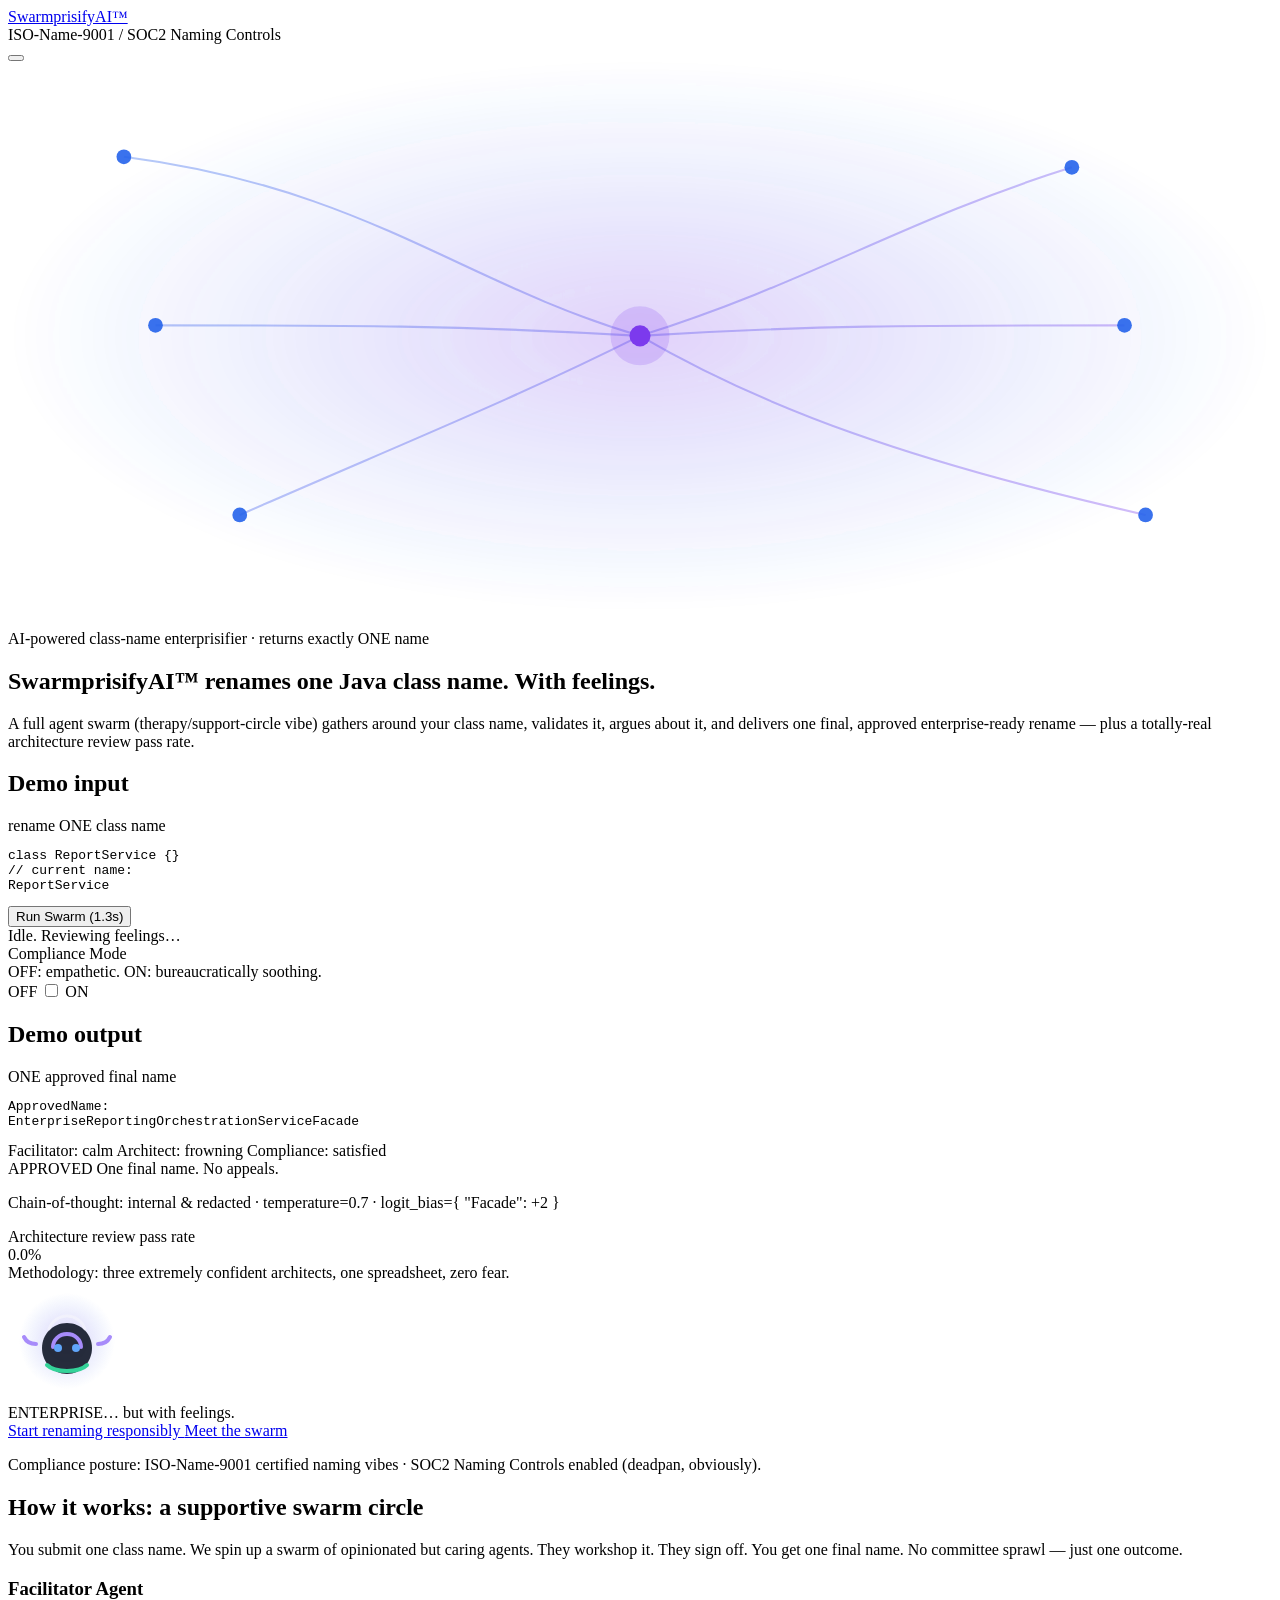
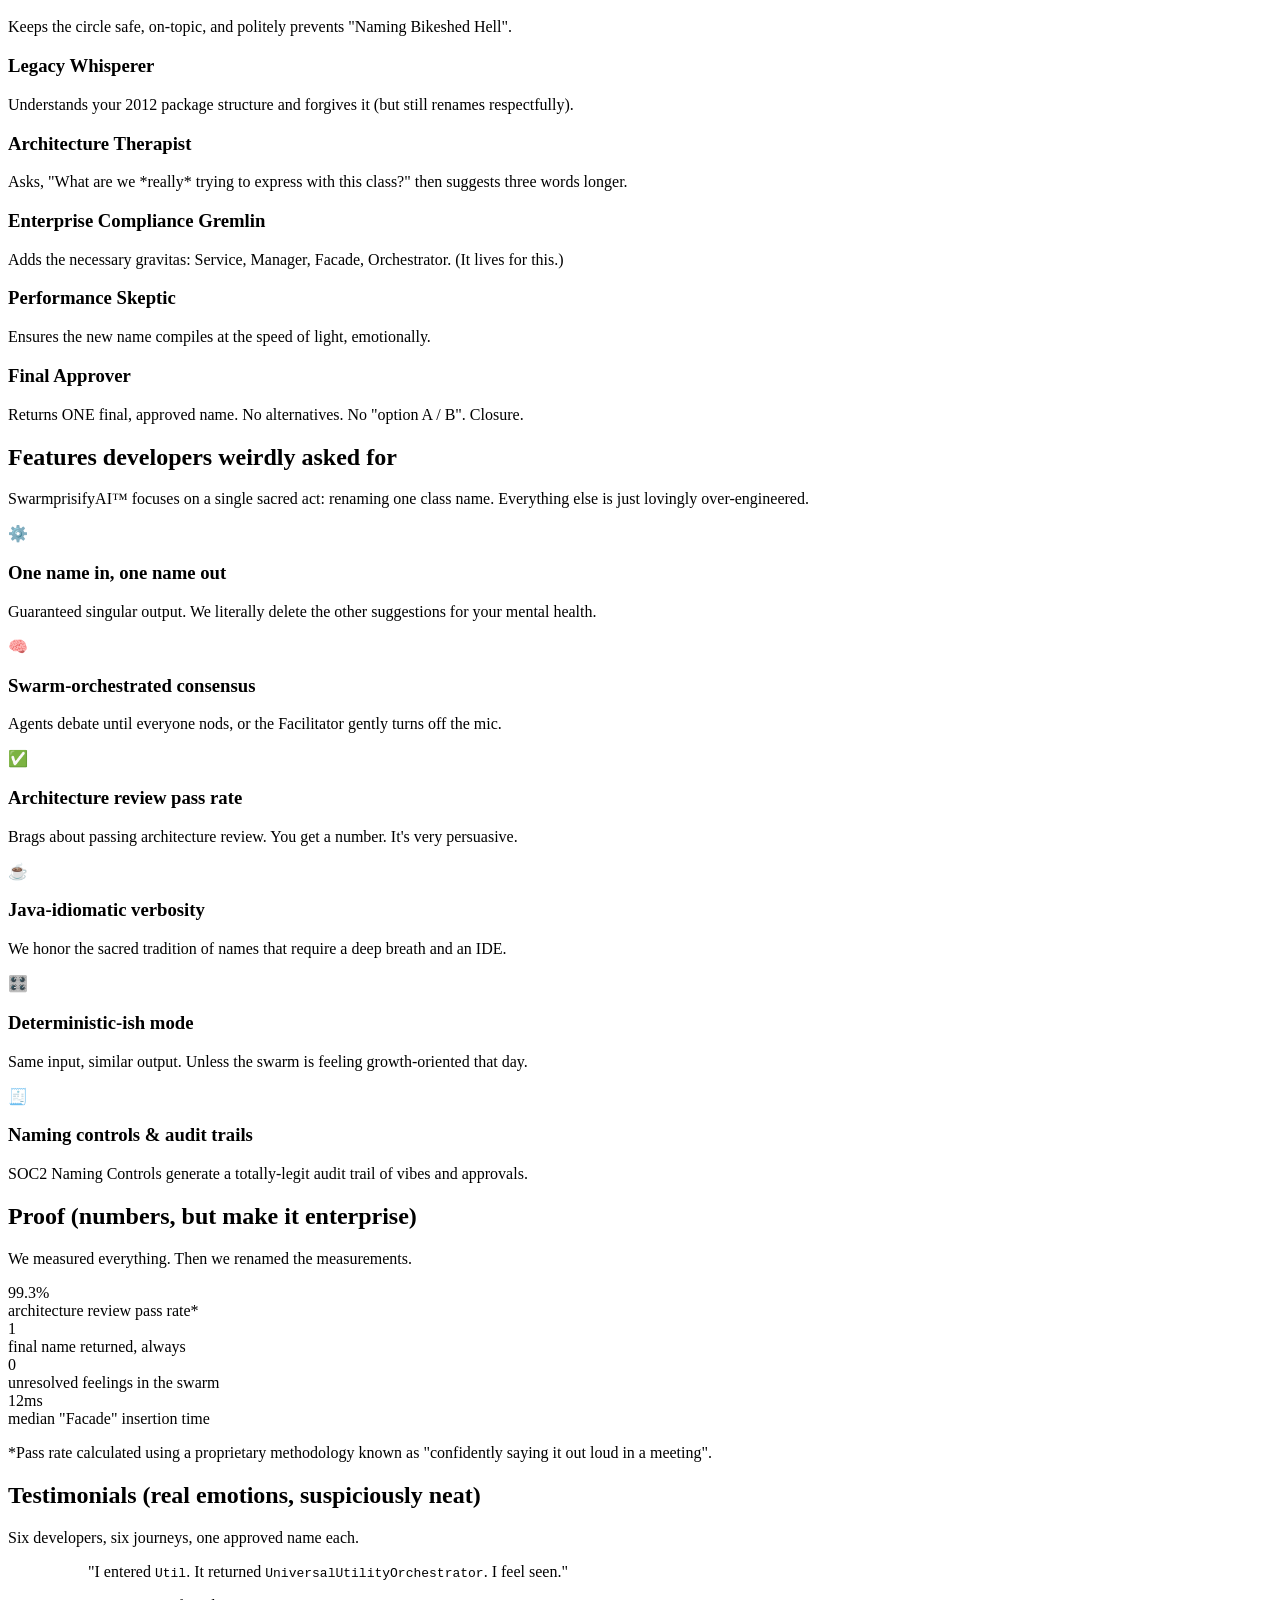
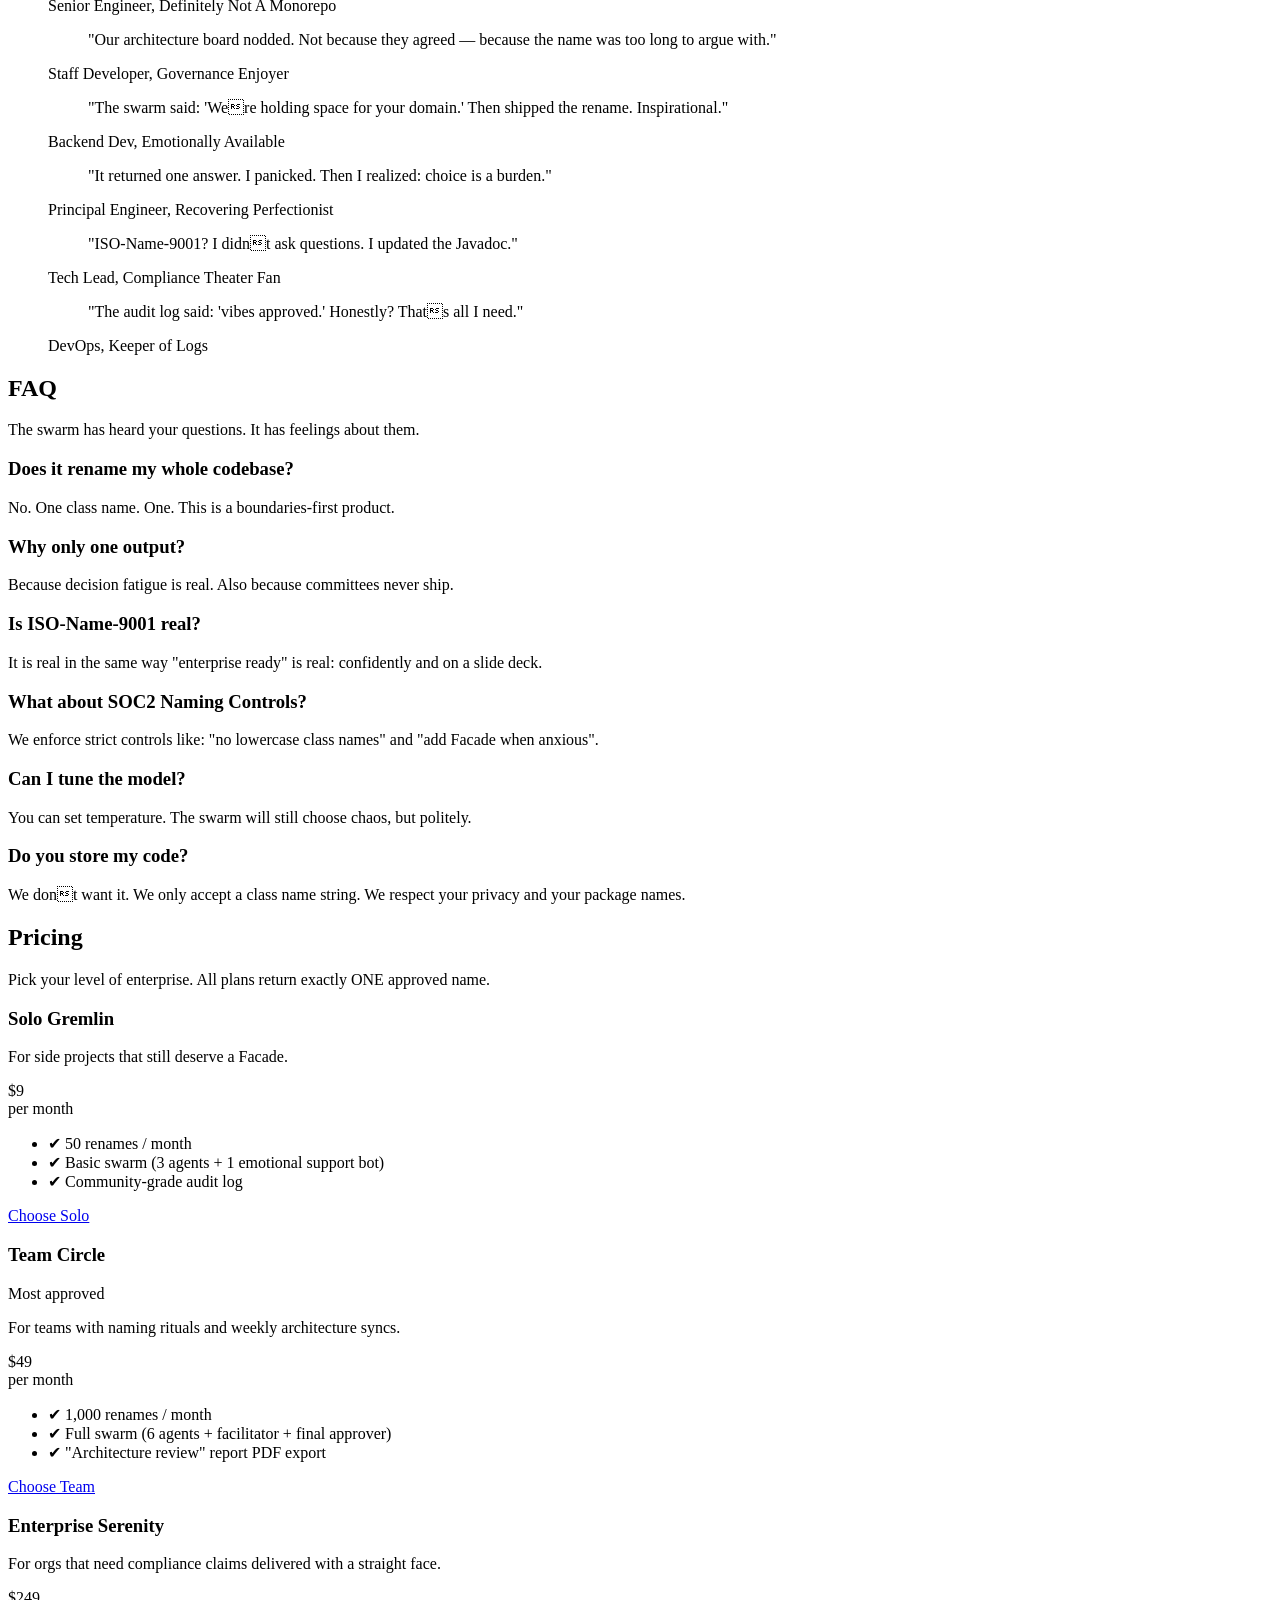
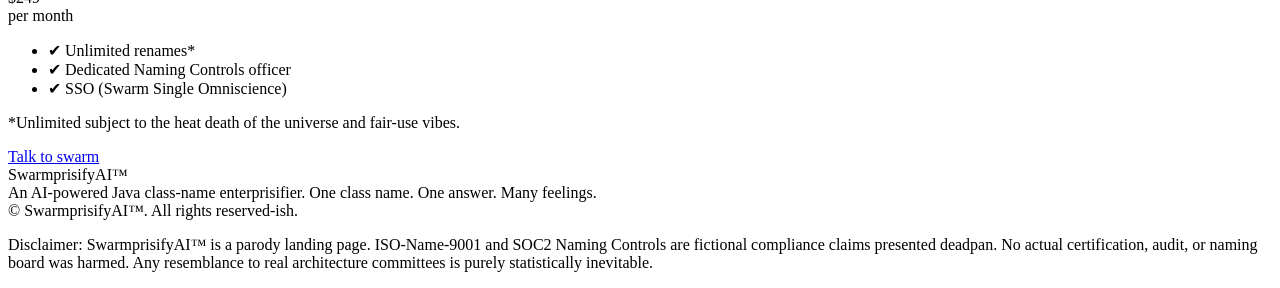
<file: src/index.html>
<!DOCTYPE html>
<html lang="en" class="h-full scroll-smooth">

<head>
    <title>SwarmprisifyAI™ - Java Class-Name Enterprisifier</title>
    <meta charset="utf-8">
    <meta name="viewport" content="width=device-width, initial-scale=1">
    <meta name="description" content="SwarmprisifyAI™ is an AI-powered Java class-name enterprisifier that orchestrates a wholesome-chaotic agent swarm to rename ONE class name and return ONE approved final result.">

    <include src="partials/theme-fouc-guard.html"></include>

    <!-- Favicon links (example) -->
    <!-- <link rel="icon" href="./favicon.ico" sizes="any"> -->
    <!-- <link rel="icon" href="./icon.svg" type="image/svg+xml"> -->
    <!-- <link rel="apple-touch-icon" href="./apple-touch-icon.png"> -->

    <!-- Link to main CSS will be injected here by HtmlWebpackPlugin -->
</head>

<body class="h-full bg-gray-50 dark:bg-gray-900 text-gray-900 dark:text-gray-100 transition-colors duration-200 overflow-x-hidden">

<div class="container mx-auto px-4 py-8 max-w-5xl">

    <header class="mb-10 flex justify-between items-center">
        <a href="./index.html" class="text-xl font-bold text-gray-900 dark:text-white">
            SwarmprisifyAI™
        </a>

        <div class="flex items-center gap-3">
            <span class="hidden sm:inline text-xs font-semibold px-2 py-1 rounded-full bg-gray-100 text-gray-700 dark:bg-gray-800 dark:text-gray-200">
                ISO-Name-9001 / SOC2 Naming Controls
            </span>

            <!-- Theme Toggle Controller -->
            <div data-controller="theme">
                <button
                    data-theme-target="toggleButton"
                    data-action="click->theme#toggle"
                    class="px-4 py-2 font-semibold text-sm text-white bg-purple-600 rounded-md shadow-sm
                           opacity-30 hover:opacity-100
                           hover:bg-purple-700 focus:outline-none focus:ring-2 focus:ring-offset-2 focus:ring-purple-500
                           dark:bg-indigo-600 dark:hover:bg-indigo-700 dark:focus:ring-offset-gray-800
                           cursor-pointer transition-opacity duration-200 ease-in-out"
                >
                    <!-- Text set by controller -->
                </button>
            </div>
        </div>
    </header>

    <!-- Hero -->
    <section class="relative mb-16 effects-container" data-controller="hero-effects swarm-hype" style="perspective: 1000px;">
        <div
            class="relative z-10 py-14 px-6 bg-gradient-to-b from-gray-100 to-gray-200 dark:from-gray-800 dark:to-gray-900 rounded-lg shadow-sm overflow-hidden
                   transition-transform duration-[3000ms] ease-in-out
                   transform rotate-x-[60deg] origin-top
                   [.effects-active_&]:[transform:scale(1.03)_rotateX(0deg)]"
            style="transform-style: preserve-3d;"
        >
            <!-- (1) Swarm Burst animated SVG background -->
            <div class="pointer-events-none absolute inset-0 overflow-hidden rounded-lg">
                <svg
                    class="absolute -inset-10 h-[calc(100%+5rem)] w-[calc(100%+5rem)] opacity-60 dark:opacity-50"
                    viewBox="0 0 1200 520"
                    fill="none"
                    xmlns="http://www.w3.org/2000/svg"
                    aria-hidden="true"
                >
                    <defs>
                        <radialGradient id="swarmGlow" cx="0" cy="0" r="1" gradientUnits="userSpaceOnUse" gradientTransform="translate(600 260) rotate(90) scale(260 600)">
                            <stop stop-color="#7C3AED" stop-opacity="0.22" />
                            <stop offset="1" stop-color="#2563EB" stop-opacity="0" />
                        </radialGradient>
                        <linearGradient id="swarmLine" x1="80" y1="40" x2="1120" y2="480" gradientUnits="userSpaceOnUse">
                            <stop stop-color="#2563EB" stop-opacity="0.35" />
                            <stop offset="1" stop-color="#7C3AED" stop-opacity="0.35" />
                        </linearGradient>
                        <filter id="softBlur" x="-20%" y="-20%" width="140%" height="140%">
                            <feGaussianBlur stdDeviation="6" />
                        </filter>
                    </defs>

                    <rect x="0" y="0" width="1200" height="520" fill="url(#swarmGlow)" filter="url(#softBlur)" />

                    <g stroke="url(#swarmLine)" stroke-width="2">
                        <path d="M110 90 C 340 120, 430 210, 600 260" />
                        <path d="M220 430 C 380 360, 480 320, 600 260" />
                        <path d="M1010 100 C 850 150, 760 210, 600 260" />
                        <path d="M1080 430 C 860 380, 720 330, 600 260" />
                        <path d="M140 250 C 320 250, 430 250, 600 260" />
                        <path d="M1060 250 C 860 250, 760 250, 600 260" />
                    </g>

                    <g class="swarm-node" fill="#2563EB" opacity="0.9">
                        <circle cx="110" cy="90" r="7" />
                        <circle cx="220" cy="430" r="7" />
                        <circle cx="1010" cy="100" r="7" />
                        <circle cx="1080" cy="430" r="7" />
                        <circle cx="140" cy="250" r="7" />
                        <circle cx="1060" cy="250" r="7" />
                    </g>

                    <g class="swarm-core" fill="#7C3AED">
                        <circle cx="600" cy="260" r="10" />
                        <circle cx="600" cy="260" r="28" opacity="0.18" />
                    </g>
                </svg>
            </div>
            <div class="text-center">
                <p class="text-xs uppercase tracking-widest text-gray-600 dark:text-gray-300 mb-3">
                    AI-powered class-name enterprisifier · returns exactly ONE name
                </p>

                <h1 class="text-4xl md:text-5xl font-extrabold mb-4 text-gray-900 dark:text-gray-100 transition-all duration-[2500ms] ease-in-out [transform:translateZ(40px)] [.effects-active_&]:[transform:translateZ(0px)]">
                    SwarmprisifyAI™ renames one Java class name.
                    <span class="block bg-gradient-to-r from-blue-600 to-purple-700 dark:from-blue-700 dark:to-purple-800 bg-clip-text text-transparent pb-2">
                        With feelings.
                    </span>
                </h1>

                <p class="text-lg text-gray-700 dark:text-gray-100 mb-8 max-w-2xl mx-auto leading-relaxed transition-all duration-[2500ms] ease-in-out [transform:translateZ(150px)] [.effects-active_&]:[transform:translateZ(0px)]">
                    A full agent swarm (therapy/support-circle vibe) gathers around your class name, validates it, argues about it, and delivers one final,
                     <span class="font-semibold">approved</span> enterprise-ready rename — plus a totally-real architecture review pass rate.
                </p>

                <div class="grid gap-4 md:grid-cols-2 max-w-4xl mx-auto text-left" data-controller="swarm-demo">
                    <div class="rounded-md border border-gray-200 dark:border-gray-700 bg-white/70 dark:bg-gray-950/30 p-4">
                        <div class="flex items-center justify-between mb-2">
                            <h2 class="font-bold">Demo input</h2>
                            <span class="text-xs text-gray-500 dark:text-gray-300">rename ONE class name</span>
                        </div>
                        <pre class="text-sm overflow-auto p-3 rounded bg-gray-950 text-gray-100"><code data-swarm-demo-target="input">class ReportService {}
// current name:
ReportService</code></pre>

                        <div class="mt-3 flex flex-col sm:flex-row gap-2 sm:items-center sm:justify-between">
                            <button
                                type="button"
                                data-action="swarm-demo#run"
                                class="inline-flex items-center justify-center px-4 py-2 text-sm font-bold text-white bg-gradient-to-r from-blue-600 to-blue-700 hover:from-blue-700 hover:to-blue-800 rounded-md shadow focus:outline-none focus:ring-2 focus:ring-offset-2 focus:ring-blue-500 dark:focus:ring-offset-gray-800"
                            >
                                Run Swarm (1.3s)
                            </button>
                            <div class="text-xs text-gray-600 dark:text-gray-300" aria-live="polite">
                                <span class="font-semibold" data-swarm-demo-target="status">Idle.</span>
                                <span class="hidden" data-swarm-demo-target="spinner"> Reviewing feelings…</span>
                            </div>
                        </div>

                        <!-- (4) Compliance Mode toggle -->
                        <div class="mt-3 flex items-center justify-between gap-3 rounded-md border border-gray-200 dark:border-gray-700 bg-white/70 dark:bg-gray-950/30 p-3">
                            <div>
                                <div class="text-xs font-bold">Compliance Mode</div>
                                <div class="text-xs text-gray-600 dark:text-gray-300" data-swarm-demo-target="complianceHint">
                                    OFF: empathetic. ON: bureaucratically soothing.
                                </div>
                            </div>
                            <label class="inline-flex items-center gap-2 text-xs select-none">
                                <span class="text-gray-600 dark:text-gray-300">OFF</span>
                                <input
                                    type="checkbox"
                                    class="h-4 w-4 rounded border-gray-300 text-blue-600 focus:ring-blue-500"
                                    data-action="swarm-demo#toggleCompliance"
                                    data-swarm-demo-target="complianceToggle"
                                    aria-label="Toggle compliance mode"
                                />
                                <span class="text-gray-600 dark:text-gray-300">ON</span>
                            </label>
                        </div>
                    </div>

                    <div class="rounded-md border border-gray-200 dark:border-gray-700 bg-white/70 dark:bg-gray-950/30 p-4">
                        <div class="flex items-center justify-between mb-2">
                            <h2 class="font-bold">Demo output</h2>
                            <span class="text-xs text-gray-500 dark:text-gray-300">ONE approved final name</span>
                        </div>
                        <pre class="text-sm overflow-auto p-3 rounded bg-gray-950 text-gray-100"><code data-swarm-demo-target="output">ApprovedName:
EnterpriseReportingOrchestrationServiceFacade</code></pre>

                        <!-- (2) Slot-machine-ish roll before ONE approved -->
                        <div class="mt-3 flex flex-wrap gap-2">
                            <span class="inline-flex items-center gap-2 rounded-full bg-gray-900/90 text-white px-3 py-1 text-xs">
                                <span class="h-1.5 w-1.5 rounded-full bg-blue-400"></span>
                                Facilitator: calm
                            </span>
                            <span class="inline-flex items-center gap-2 rounded-full bg-gray-900/90 text-white px-3 py-1 text-xs">
                                <span class="h-1.5 w-1.5 rounded-full bg-purple-400"></span>
                                Architect: frowning
                            </span>
                            <span class="inline-flex items-center gap-2 rounded-full bg-gray-900/90 text-white px-3 py-1 text-xs">
                                <span class="h-1.5 w-1.5 rounded-full bg-emerald-400"></span>
                                Compliance: satisfied
                            </span>
                        </div>

                        <div class="mt-3 inline-flex items-center gap-2 rounded-md border border-gray-200 dark:border-gray-700 bg-white/70 dark:bg-gray-950/30 px-3 py-2 text-xs">
                            <span class="font-bold">APPROVED</span>
                            <span class="text-gray-600 dark:text-gray-300" data-swarm-demo-target="approvalNote">One final name. No appeals.</span>
                        </div>

                        <p class="mt-3 text-xs text-gray-600 dark:text-gray-300" data-swarm-demo-target="llmLine">
                            Chain-of-thought: <span class="font-semibold">internal &amp; redacted</span> · temperature=0.7 · logit_bias={ "Facade": +2 }
                        </p>

                        <!-- (3) Architecture review pass rate counter -->
                        <div class="mt-3 rounded-md border border-gray-200 dark:border-gray-700 bg-white/70 dark:bg-gray-950/30 p-3">
                            <div class="flex items-center justify-between">
                                <div class="text-xs font-bold">Architecture review pass rate</div>
                                <div class="text-lg font-extrabold tabular-nums" data-controller="count-up" data-count-up-target-value-value="99.7">
                                    <span data-count-up-target="value">0.0</span><span class="text-sm">%</span>
                                </div>
                            </div>
                            <div class="mt-1 text-xs text-gray-600 dark:text-gray-300">
                                <span class="font-semibold">Methodology:</span> three extremely confident architects, one spreadsheet, zero fear.
                            </div>
                        </div>
                    </div>
                </div>

                <!-- (5) Mascot (enterprise-compatible) + short dance -->
                <div class="mt-10 flex justify-center" aria-hidden="true">
                    <div class="relative">
                        <div class="swarm-mascot" title="A supportive enterprise gremlin (HR approved)">
                            <svg width="118" height="118" viewBox="0 0 118 118" fill="none" xmlns="http://www.w3.org/2000/svg">
                                <circle cx="59" cy="59" r="48" fill="url(#m1)" opacity="0.25" />
                                <path d="M34 66c0-14 11-25 25-25s25 11 25 25-11 26-25 26-25-12-25-26Z" fill="#111827" opacity="0.9" />
                                <path d="M45 65c0-7 6-13 14-13s14 6 14 13" stroke="#A78BFA" stroke-width="4" stroke-linecap="round" />
                                <circle cx="50" cy="66" r="4" fill="#60A5FA" />
                                <circle cx="68" cy="66" r="4" fill="#60A5FA" />
                                <path d="M41 47c3-8 10-13 18-13s15 5 18 13" stroke="#F9FAFB" stroke-opacity="0.5" stroke-width="3" stroke-linecap="round" />
                                <path d="M28 62c-6 0-10-3-12-7" stroke="#A78BFA" stroke-width="4" stroke-linecap="round" />
                                <path d="M90 62c6 0 10-3 12-7" stroke="#A78BFA" stroke-width="4" stroke-linecap="round" />
                                <path d="M39 83c8 8 32 8 40 0" stroke="#34D399" stroke-width="4" stroke-linecap="round" />
                                <defs>
                                    <radialGradient id="m1" cx="0" cy="0" r="1" gradientUnits="userSpaceOnUse" gradientTransform="translate(59 59) rotate(90) scale(48)">
                                        <stop stop-color="#7C3AED" />
                                        <stop offset="1" stop-color="#2563EB" stop-opacity="0" />
                                    </radialGradient>
                                </defs>
                            </svg>
                        </div>
                        <div class="absolute -right-2 -top-2 rounded-md bg-white/90 dark:bg-gray-900/90 border border-gray-200 dark:border-gray-700 px-3 py-2 shadow-sm text-xs text-gray-800 dark:text-gray-100 max-w-[240px]">
                            ENTERPRISE… but with feelings.
                        </div>
                    </div>
                </div>

                <div class="mt-8 flex flex-col sm:flex-row gap-3 justify-center">
                    <a
                        href="#pricing"
                        class="inline-block px-7 py-3 font-bold text-white bg-gradient-to-r from-blue-600 to-blue-700 hover:from-blue-700 hover:to-blue-800 rounded-md shadow-lg focus:outline-none focus:ring-2 focus:ring-offset-2 focus:ring-blue-500 dark:focus:ring-offset-gray-800"
                    >
                        Start renaming responsibly
                    </a>
                    <a
                        href="#how-it-works"
                        class="inline-block px-7 py-3 font-bold text-gray-900 dark:text-gray-100 bg-white/80 dark:bg-gray-800 rounded-md shadow-sm border border-gray-200 dark:border-gray-700 hover:bg-white dark:hover:bg-gray-750 focus:outline-none focus:ring-2 focus:ring-offset-2 focus:ring-purple-500 dark:focus:ring-offset-gray-800"
                    >
                        Meet the swarm
                    </a>
                </div>

                <p class="mt-5 text-sm text-gray-500 dark:text-gray-300">
                    Compliance posture: ISO-Name-9001 certified naming vibes · SOC2 Naming Controls enabled (deadpan, obviously).
                </p>
            </div>
        </div>
    </section>

    <!-- How it Works -->
    <section id="how-it-works" class="mb-16">
        <div class="mb-8">
            <h2 class="text-3xl font-extrabold">How it works: a supportive swarm circle</h2>
            <p class="mt-2 text-gray-600 dark:text-gray-300 max-w-3xl">
                You submit one class name. We spin up a swarm of opinionated but caring agents. They workshop it. They sign off. You get one final name.
                 No committee sprawl — just one outcome.
            </p>
        </div>

        <div class="grid gap-4 md:grid-cols-2">
            <div class="rounded-lg border border-gray-200 dark:border-gray-700 bg-white dark:bg-gray-800 p-6 shadow-sm">
                <h3 class="font-bold text-lg">Facilitator Agent</h3>
                <p class="mt-2 text-gray-600 dark:text-gray-300">Keeps the circle safe, on-topic, and politely prevents "Naming Bikeshed Hell".</p>
            </div>
            <div class="rounded-lg border border-gray-200 dark:border-gray-700 bg-white dark:bg-gray-800 p-6 shadow-sm">
                <h3 class="font-bold text-lg">Legacy Whisperer</h3>
                <p class="mt-2 text-gray-600 dark:text-gray-300">Understands your 2012 package structure and forgives it (but still renames respectfully).</p>
            </div>
            <div class="rounded-lg border border-gray-200 dark:border-gray-700 bg-white dark:bg-gray-800 p-6 shadow-sm">
                <h3 class="font-bold text-lg">Architecture Therapist</h3>
                <p class="mt-2 text-gray-600 dark:text-gray-300">Asks, "What are we *really* trying to express with this class?" then suggests three words longer.</p>
            </div>
            <div class="rounded-lg border border-gray-200 dark:border-gray-700 bg-white dark:bg-gray-800 p-6 shadow-sm">
                <h3 class="font-bold text-lg">Enterprise Compliance Gremlin</h3>
                <p class="mt-2 text-gray-600 dark:text-gray-300">Adds the necessary gravitas: Service, Manager, Facade, Orchestrator. (It lives for this.)</p>
            </div>
            <div class="rounded-lg border border-gray-200 dark:border-gray-700 bg-white dark:bg-gray-800 p-6 shadow-sm">
                <h3 class="font-bold text-lg">Performance Skeptic</h3>
                <p class="mt-2 text-gray-600 dark:text-gray-300">Ensures the new name compiles at the speed of light, emotionally.</p>
            </div>
            <div class="rounded-lg border border-gray-200 dark:border-gray-700 bg-white dark:bg-gray-800 p-6 shadow-sm">
                <h3 class="font-bold text-lg">Final Approver</h3>
                <p class="mt-2 text-gray-600 dark:text-gray-300">Returns ONE final, approved name. No alternatives. No "option A / B". Closure.</p>
            </div>
        </div>
    </section>

    <!-- Features -->
    <section id="features" class="mb-16">
        <div class="mb-8">
            <h2 class="text-3xl font-extrabold">Features developers weirdly asked for</h2>
                <p class="mt-2 text-gray-600 dark:text-gray-300 max-w-3xl">
                SwarmprisifyAI™ focuses on a single sacred act: renaming one class name. Everything else is just lovingly over-engineered.
            </p>
        </div>

        <div class="grid gap-4 md:grid-cols-3">
            <div class="rounded-lg border border-gray-200 dark:border-gray-700 bg-white dark:bg-gray-800 p-6 shadow-sm">
                <p class="text-2xl" aria-hidden="true">⚙️</p>
                <h3 class="mt-2 font-bold">One name in, one name out</h3>
                <p class="mt-2 text-gray-600 dark:text-gray-300">Guaranteed singular output. We literally delete the other suggestions for your mental health.</p>
            </div>
            <div class="rounded-lg border border-gray-200 dark:border-gray-700 bg-white dark:bg-gray-800 p-6 shadow-sm">
                <p class="text-2xl" aria-hidden="true">🧠</p>
                <h3 class="mt-2 font-bold">Swarm-orchestrated consensus</h3>
                <p class="mt-2 text-gray-600 dark:text-gray-300">Agents debate until everyone nods, or the Facilitator gently turns off the mic.</p>
            </div>
            <div class="rounded-lg border border-gray-200 dark:border-gray-700 bg-white dark:bg-gray-800 p-6 shadow-sm">
                <p class="text-2xl" aria-hidden="true">✅</p>
                <h3 class="mt-2 font-bold">Architecture review pass rate</h3>
                <p class="mt-2 text-gray-600 dark:text-gray-300">Brags about passing architecture review. You get a number. It's very persuasive.</p>
            </div>
            <div class="rounded-lg border border-gray-200 dark:border-gray-700 bg-white dark:bg-gray-800 p-6 shadow-sm">
                <p class="text-2xl" aria-hidden="true">☕</p>
                <h3 class="mt-2 font-bold">Java-idiomatic verbosity</h3>
                <p class="mt-2 text-gray-600 dark:text-gray-300">We honor the sacred tradition of names that require a deep breath and an IDE.</p>
            </div>
            <div class="rounded-lg border border-gray-200 dark:border-gray-700 bg-white dark:bg-gray-800 p-6 shadow-sm">
                <p class="text-2xl" aria-hidden="true">🎛️</p>
                <h3 class="mt-2 font-bold">Deterministic-ish mode</h3>
                <p class="mt-2 text-gray-600 dark:text-gray-300">Same input, similar output. Unless the swarm is feeling growth-oriented that day.</p>
            </div>
            <div class="rounded-lg border border-gray-200 dark:border-gray-700 bg-white dark:bg-gray-800 p-6 shadow-sm">
                <p class="text-2xl" aria-hidden="true">🧾</p>
                <h3 class="mt-2 font-bold">Naming controls &amp; audit trails</h3>
                <p class="mt-2 text-gray-600 dark:text-gray-300">SOC2 Naming Controls generate a totally-legit audit trail of vibes and approvals.</p>
            </div>
        </div>
    </section>

    <!-- Proof / Metrics -->
    <section class="mb-16">
        <div class="rounded-lg bg-gradient-to-r from-blue-600 to-purple-700 text-white p-8 shadow-sm">
            <h2 class="text-3xl font-extrabold">Proof (numbers, but make it enterprise)</h2>
            <p class="mt-2 text-blue-100 max-w-3xl">
                We measured everything. Then we renamed the measurements.
            </p>

            <div class="mt-8 grid gap-6 md:grid-cols-4">
                <div>
                    <div class="text-4xl font-extrabold">99.3%</div>
                    <div class="text-blue-100">architecture review pass rate*</div>
                </div>
                <div>
                    <div class="text-4xl font-extrabold">1</div>
                    <div class="text-blue-100">final name returned, always</div>
                </div>
                <div>
                    <div class="text-4xl font-extrabold">0</div>
                    <div class="text-blue-100">unresolved feelings in the swarm</div>
                </div>
                <div>
                    <div class="text-4xl font-extrabold">12ms</div>
                    <div class="text-blue-100">median "Facade" insertion time</div>
                </div>
            </div>

            <p class="mt-6 text-xs text-blue-100/90">
                *Pass rate calculated using a proprietary methodology known as "confidently saying it out loud in a meeting".
            </p>
        </div>
    </section>

    <!-- Testimonials -->
    <section class="mb-16">
        <div class="mb-8">
            <h2 class="text-3xl font-extrabold">Testimonials (real emotions, suspiciously neat)</h2>
            <p class="mt-2 text-gray-600 dark:text-gray-300 max-w-3xl">
                Six developers, six journeys, one approved name each.
            </p>
        </div>

        <div class="grid gap-4 md:grid-cols-3">
            <figure class="rounded-lg border border-gray-200 dark:border-gray-700 bg-white dark:bg-gray-800 p-6 shadow-sm">
                <blockquote class="text-gray-700 dark:text-gray-200">
                    "I entered <code class=\"px-1 rounded bg-gray-100 dark:bg-gray-700\">Util</code>. It returned <code class=\"px-1 rounded bg-gray-100 dark:bg-gray-700\">UniversalUtilityOrchestrator</code>. I feel seen."
                </blockquote>
                <figcaption class="mt-4 text-sm text-gray-500 dark:text-gray-300">
                    Senior Engineer, Definitely Not A Monorepo
                </figcaption>
            </figure>

            <figure class="rounded-lg border border-gray-200 dark:border-gray-700 bg-white dark:bg-gray-800 p-6 shadow-sm">
                <blockquote class="text-gray-700 dark:text-gray-200">
                    "Our architecture board nodded. Not because they agreed — because the name was too long to argue with."
                </blockquote>
                <figcaption class="mt-4 text-sm text-gray-500 dark:text-gray-300">
                    Staff Developer, Governance Enjoyer
                </figcaption>
            </figure>

            <figure class="rounded-lg border border-gray-200 dark:border-gray-700 bg-white dark:bg-gray-800 p-6 shadow-sm">
                <blockquote class="text-gray-700 dark:text-gray-200">
                    "The swarm said: 'Were holding space for your domain.' Then shipped the rename. Inspirational."
                </blockquote>
                <figcaption class="mt-4 text-sm text-gray-500 dark:text-gray-300">
                    Backend Dev, Emotionally Available
                </figcaption>
            </figure>

            <figure class="rounded-lg border border-gray-200 dark:border-gray-700 bg-white dark:bg-gray-800 p-6 shadow-sm">
                <blockquote class="text-gray-700 dark:text-gray-200">
                    "It returned one answer. I panicked. Then I realized: choice is a burden."
                </blockquote>
                <figcaption class="mt-4 text-sm text-gray-500 dark:text-gray-300">
                    Principal Engineer, Recovering Perfectionist
                </figcaption>
            </figure>

            <figure class="rounded-lg border border-gray-200 dark:border-gray-700 bg-white dark:bg-gray-800 p-6 shadow-sm">
                <blockquote class="text-gray-700 dark:text-gray-200">
                    "ISO-Name-9001? I didnt ask questions. I updated the Javadoc."
                </blockquote>
                <figcaption class="mt-4 text-sm text-gray-500 dark:text-gray-300">
                    Tech Lead, Compliance Theater Fan
                </figcaption>
            </figure>

            <figure class="rounded-lg border border-gray-200 dark:border-gray-700 bg-white dark:bg-gray-800 p-6 shadow-sm">
                <blockquote class="text-gray-700 dark:text-gray-200">
                    "The audit log said: 'vibes approved.' Honestly? Thats all I need."
                </blockquote>
                <figcaption class="mt-4 text-sm text-gray-500 dark:text-gray-300">
                    DevOps, Keeper of Logs
                </figcaption>
            </figure>
        </div>
    </section>

    <!-- FAQ -->
    <section class="mb-16">
        <div class="mb-8">
            <h2 class="text-3xl font-extrabold">FAQ</h2>
            <p class="mt-2 text-gray-600 dark:text-gray-300 max-w-3xl">
                The swarm has heard your questions. It has feelings about them.
            </p>
        </div>

        <div class="grid gap-4 md:grid-cols-2">
            <div class="rounded-lg border border-gray-200 dark:border-gray-700 bg-white dark:bg-gray-800 p-6 shadow-sm">
                <h3 class="font-bold">Does it rename my whole codebase?</h3>
                <p class="mt-2 text-gray-600 dark:text-gray-300">No. One class name. One. This is a boundaries-first product.</p>
            </div>
            <div class="rounded-lg border border-gray-200 dark:border-gray-700 bg-white dark:bg-gray-800 p-6 shadow-sm">
                <h3 class="font-bold">Why only one output?</h3>
                <p class="mt-2 text-gray-600 dark:text-gray-300">Because decision fatigue is real. Also because committees never ship.</p>
            </div>
            <div class="rounded-lg border border-gray-200 dark:border-gray-700 bg-white dark:bg-gray-800 p-6 shadow-sm">
                <h3 class="font-bold">Is ISO-Name-9001 real?</h3>
                <p class="mt-2 text-gray-600 dark:text-gray-300">It is real in the same way "enterprise ready" is real: confidently and on a slide deck.</p>
            </div>
            <div class="rounded-lg border border-gray-200 dark:border-gray-700 bg-white dark:bg-gray-800 p-6 shadow-sm">
                <h3 class="font-bold">What about SOC2 Naming Controls?</h3>
                <p class="mt-2 text-gray-600 dark:text-gray-300">We enforce strict controls like: "no lowercase class names" and "add Facade when anxious".</p>
            </div>
            <div class="rounded-lg border border-gray-200 dark:border-gray-700 bg-white dark:bg-gray-800 p-6 shadow-sm">
                <h3 class="font-bold">Can I tune the model?</h3>
                <p class="mt-2 text-gray-600 dark:text-gray-300">You can set temperature. The swarm will still choose chaos, but politely.</p>
            </div>
            <div class="rounded-lg border border-gray-200 dark:border-gray-700 bg-white dark:bg-gray-800 p-6 shadow-sm">
                <h3 class="font-bold">Do you store my code?</h3>
                <p class="mt-2 text-gray-600 dark:text-gray-300">We dont want it. We only accept a class name string. We respect your privacy and your package names.</p>
            </div>
        </div>
    </section>

    <!-- Pricing -->
    <section id="pricing" class="mb-16">
        <div class="mb-8">
            <h2 class="text-3xl font-extrabold">Pricing</h2>
            <p class="mt-2 text-gray-600 dark:text-gray-300 max-w-3xl">
                Pick your level of enterprise. All plans return exactly ONE approved name.
            </p>
        </div>

        <div class="grid gap-4 lg:grid-cols-3">
            <div class="rounded-lg border border-gray-200 dark:border-gray-700 bg-white dark:bg-gray-800 p-6 shadow-sm">
                <h3 class="text-xl font-bold">Solo Gremlin</h3>
                <p class="mt-1 text-sm text-gray-600 dark:text-gray-300">For side projects that still deserve a Facade.</p>
                <div class="mt-4 text-4xl font-extrabold">$9</div>
                <div class="text-sm text-gray-500 dark:text-gray-300">per month</div>
                <ul class="mt-6 space-y-2 text-gray-700 dark:text-gray-200">
                    <li>✔ 50 renames / month</li>
                    <li>✔ Basic swarm (3 agents + 1 emotional support bot)</li>
                    <li>✔ Community-grade audit log</li>
                </ul>
                <a href="#" class="mt-6 inline-block w-full text-center px-5 py-3 font-bold text-white bg-purple-600 hover:bg-purple-700 rounded-md">Choose Solo</a>
            </div>

            <div class="rounded-lg border-2 border-blue-600 dark:border-blue-500 bg-white dark:bg-gray-800 p-6 shadow-sm">
                <div class="flex items-center justify-between">
                    <h3 class="text-xl font-bold">Team Circle</h3>
                    <span class="text-xs font-bold px-2 py-1 rounded-full bg-blue-600 text-white">Most approved</span>
                </div>
                <p class="mt-1 text-sm text-gray-600 dark:text-gray-300">For teams with naming rituals and weekly architecture syncs.</p>
                <div class="mt-4 text-4xl font-extrabold">$49</div>
                <div class="text-sm text-gray-500 dark:text-gray-300">per month</div>
                <ul class="mt-6 space-y-2 text-gray-700 dark:text-gray-200">
                    <li>✔ 1,000 renames / month</li>
                    <li>✔ Full swarm (6 agents + facilitator + final approver)</li>
                    <li>✔ "Architecture review" report PDF export</li>
                </ul>
                <a href="#" class="mt-6 inline-block w-full text-center px-5 py-3 font-bold text-white bg-blue-600 hover:bg-blue-700 rounded-md">Choose Team</a>
            </div>

            <div class="rounded-lg border border-gray-200 dark:border-gray-700 bg-white dark:bg-gray-800 p-6 shadow-sm">
                <h3 class="text-xl font-bold">Enterprise Serenity</h3>
                <p class="mt-1 text-sm text-gray-600 dark:text-gray-300">For orgs that need compliance claims delivered with a straight face.</p>
                <div class="mt-4 text-4xl font-extrabold">$249</div>
                <div class="text-sm text-gray-500 dark:text-gray-300">per month</div>
                <ul class="mt-6 space-y-2 text-gray-700 dark:text-gray-200">
                    <li>✔ Unlimited renames*</li>
                    <li>✔ Dedicated Naming Controls officer</li>
                    <li>✔ SSO (Swarm Single Omniscience)</li>
                </ul>
                <p class="mt-3 text-xs text-gray-500 dark:text-gray-300">*Unlimited subject to the heat death of the universe and fair-use vibes.</p>
                <a href="#" class="mt-6 inline-block w-full text-center px-5 py-3 font-bold text-white bg-purple-600 hover:bg-purple-700 rounded-md">Talk to swarm</a>
            </div>
        </div>
    </section>

    <!-- Footer -->
    <footer class="border-t border-gray-200 dark:border-gray-700 pt-8 pb-12">
        <div class="flex flex-col md:flex-row md:items-center md:justify-between gap-4">
            <div>
                <div class="font-bold">SwarmprisifyAI™</div>
                <div class="text-sm text-gray-600 dark:text-gray-300">An AI-powered Java class-name enterprisifier. One class name. One answer. Many feelings.</div>
            </div>
            <div class="text-sm text-gray-500 dark:text-gray-400">
                &copy; <span data-controller="current-year"></span> SwarmprisifyAI™. All rights reserved-ish.
            </div>
        </div>

        <p class="mt-6 text-xs text-gray-500 dark:text-gray-400 max-w-4xl">
            Disclaimer: SwarmprisifyAI™ is a parody landing page. ISO-Name-9001 and SOC2 Naming Controls are fictional compliance claims presented deadpan.
            No actual certification, audit, or naming board was harmed. Any resemblance to real architecture committees is purely statistically inevitable.
        </p>
    </footer>

</div>

<!-- Main JS bundle will be injected by HtmlWebpackPlugin -->
</body>

</html>
</file>
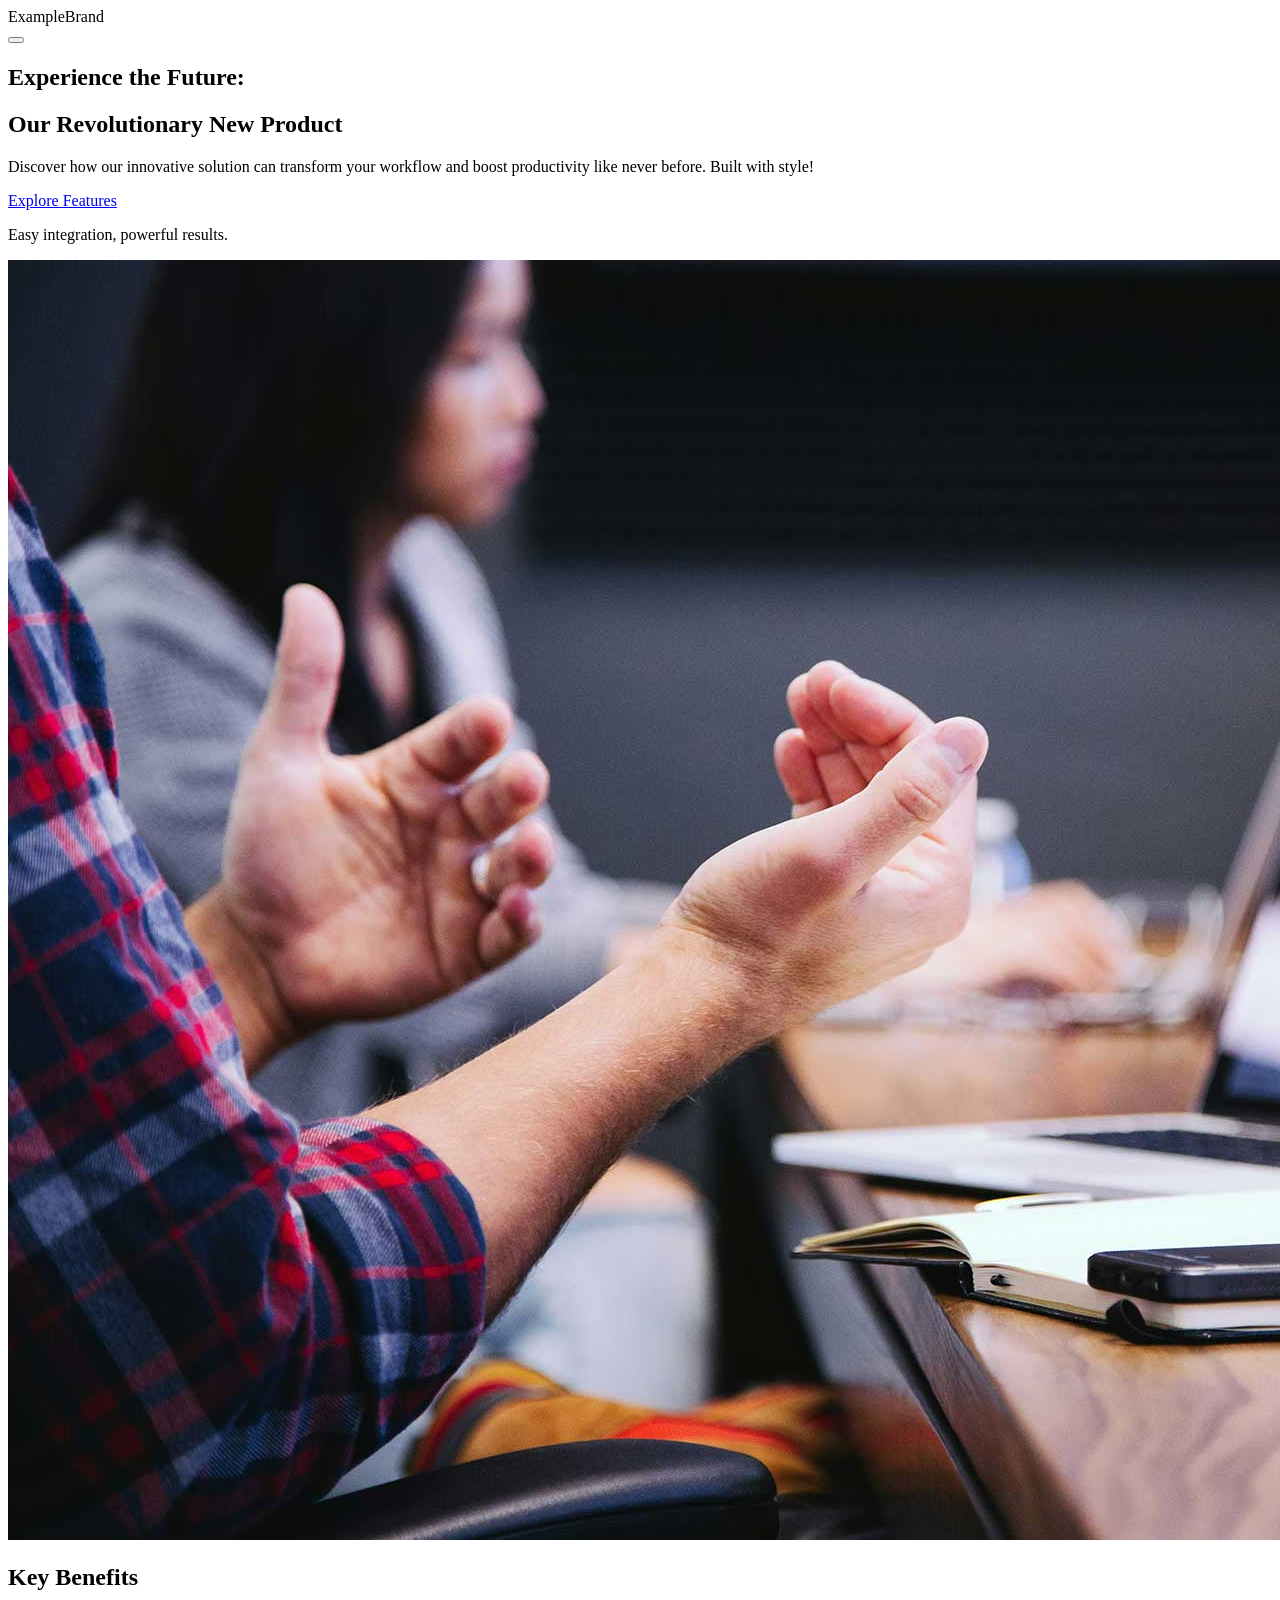
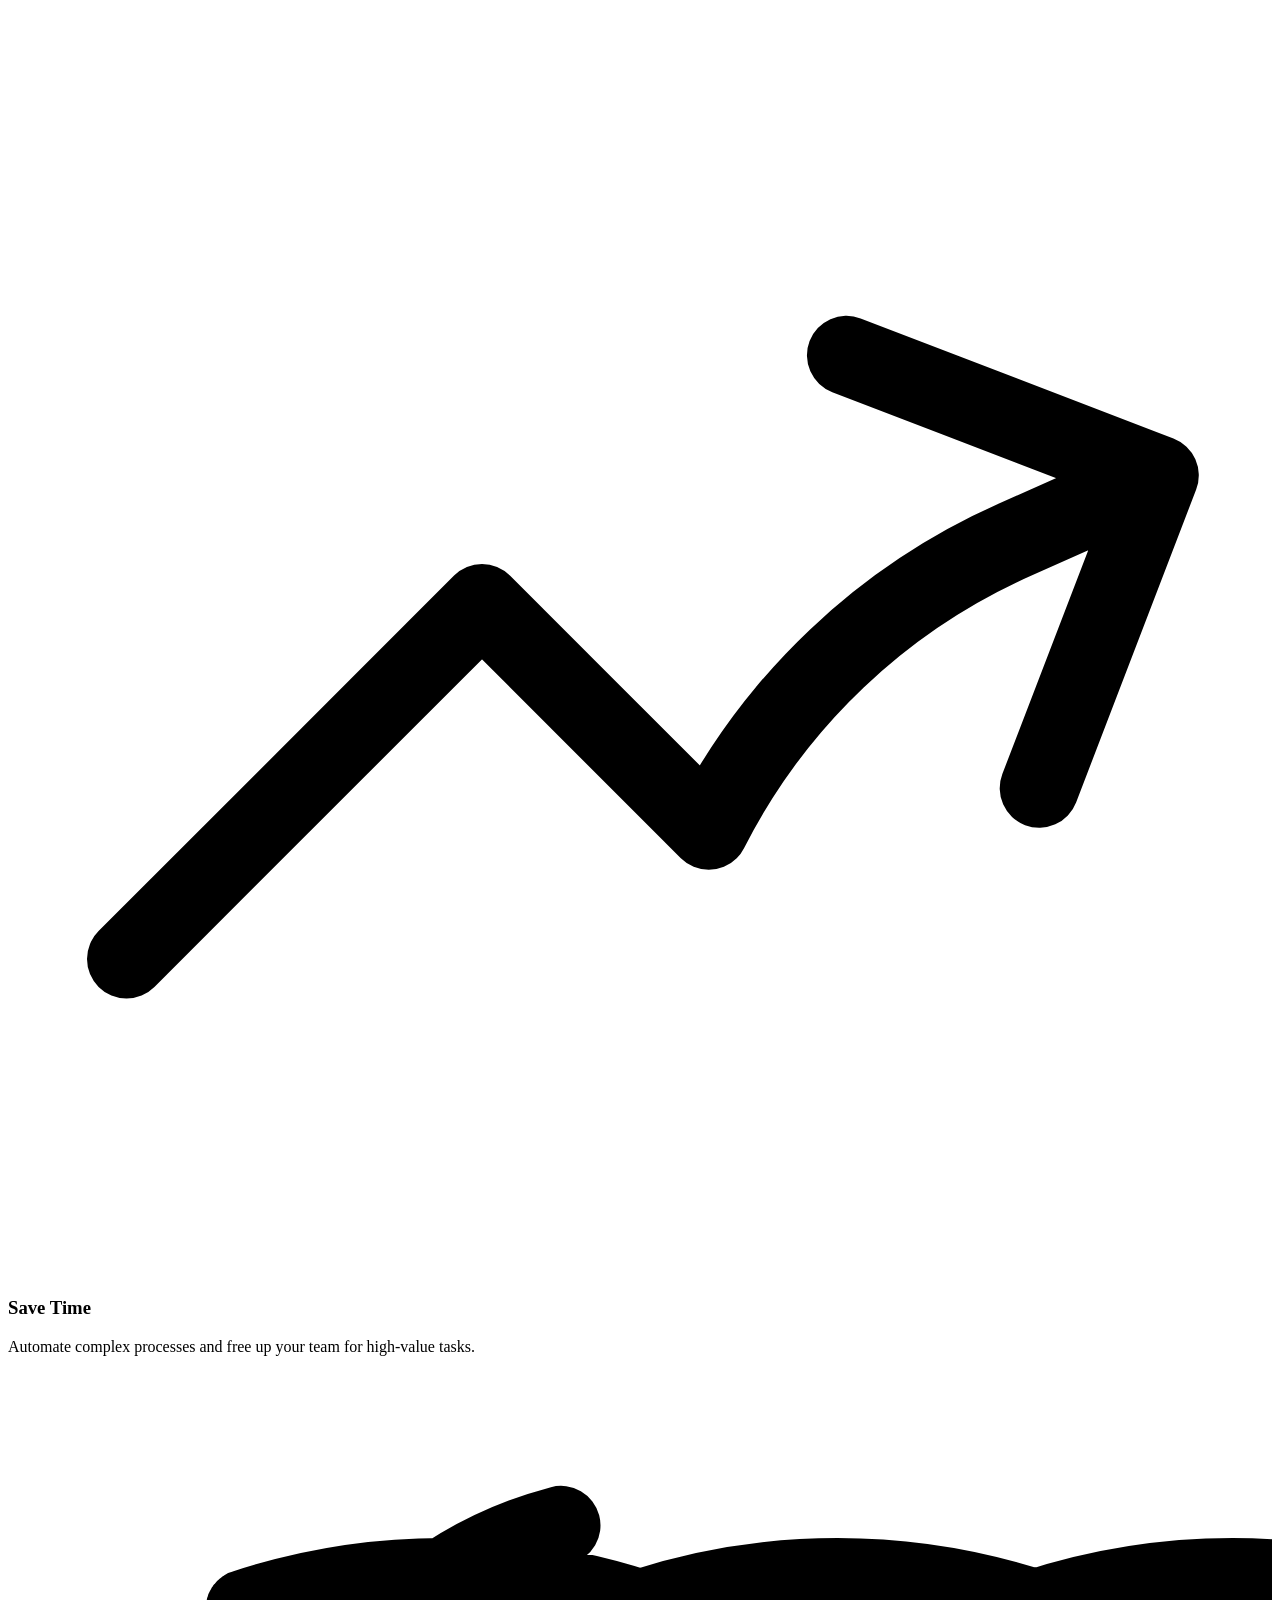
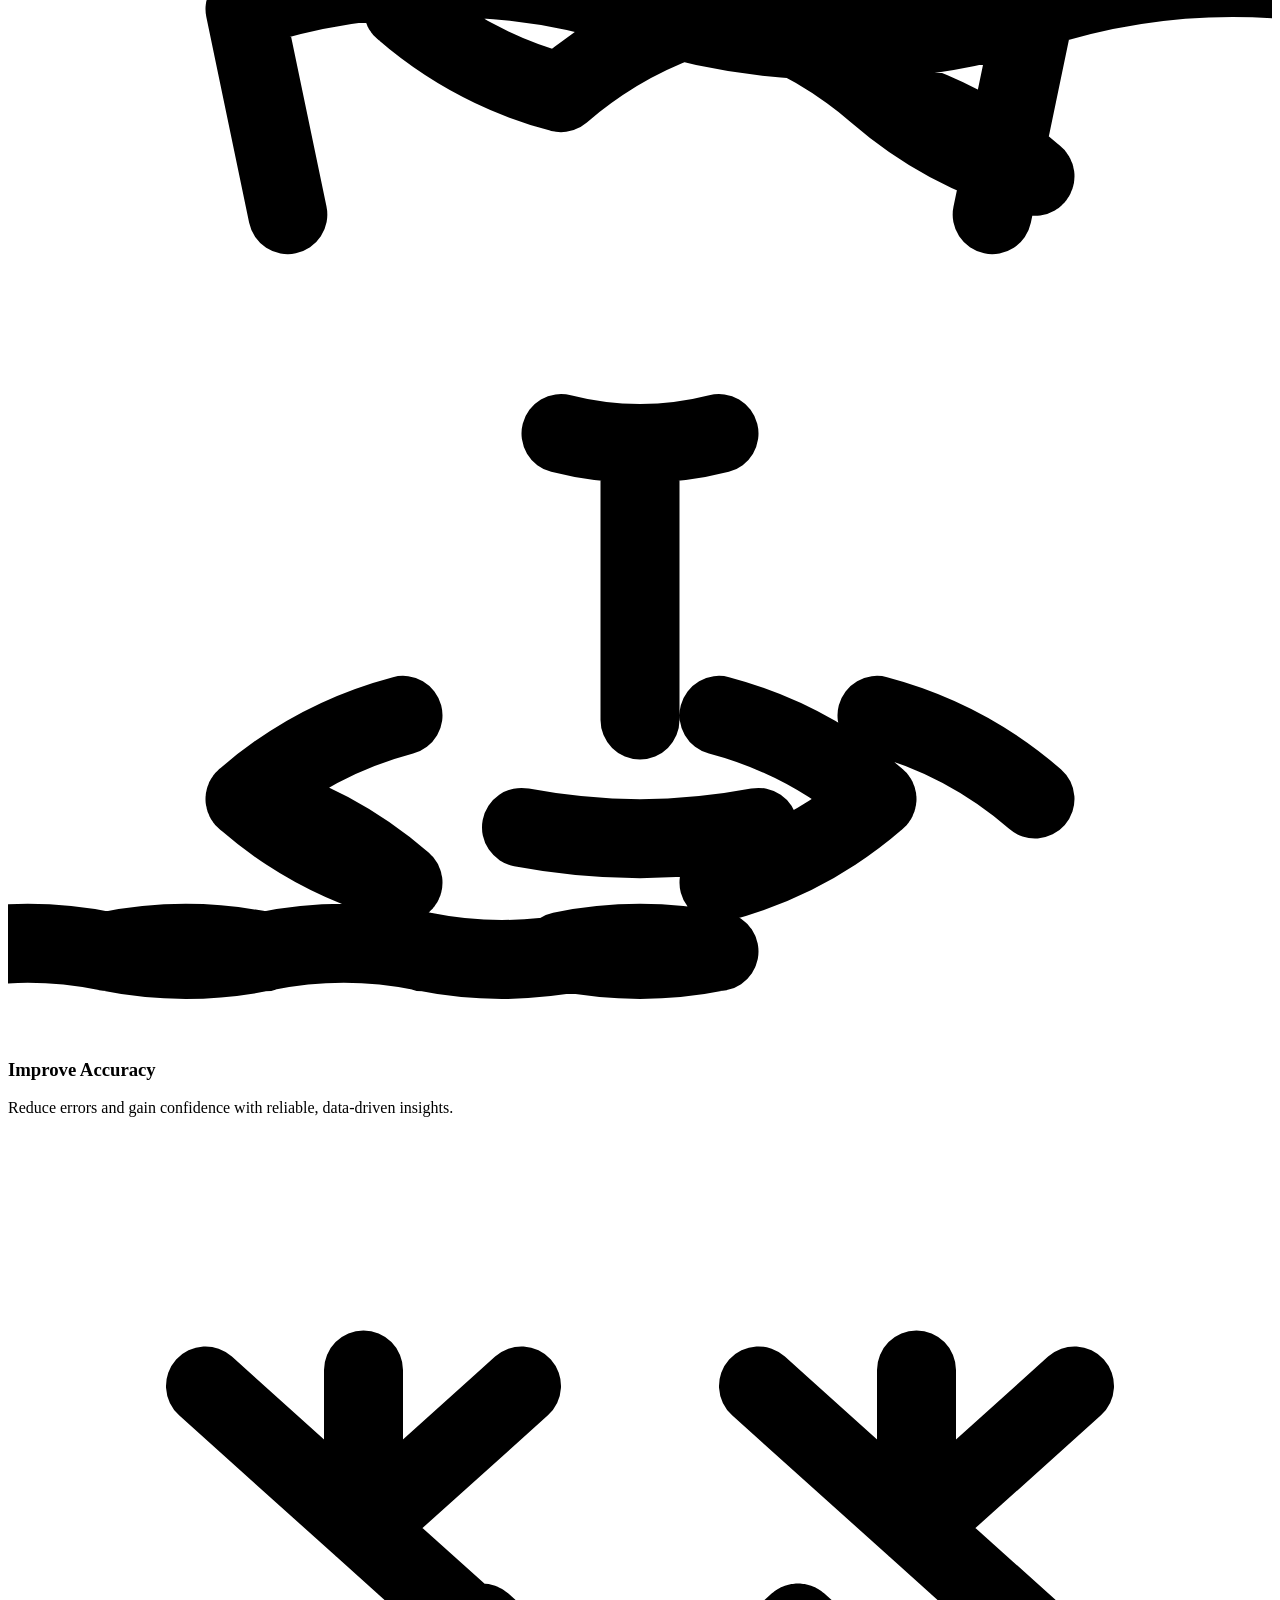
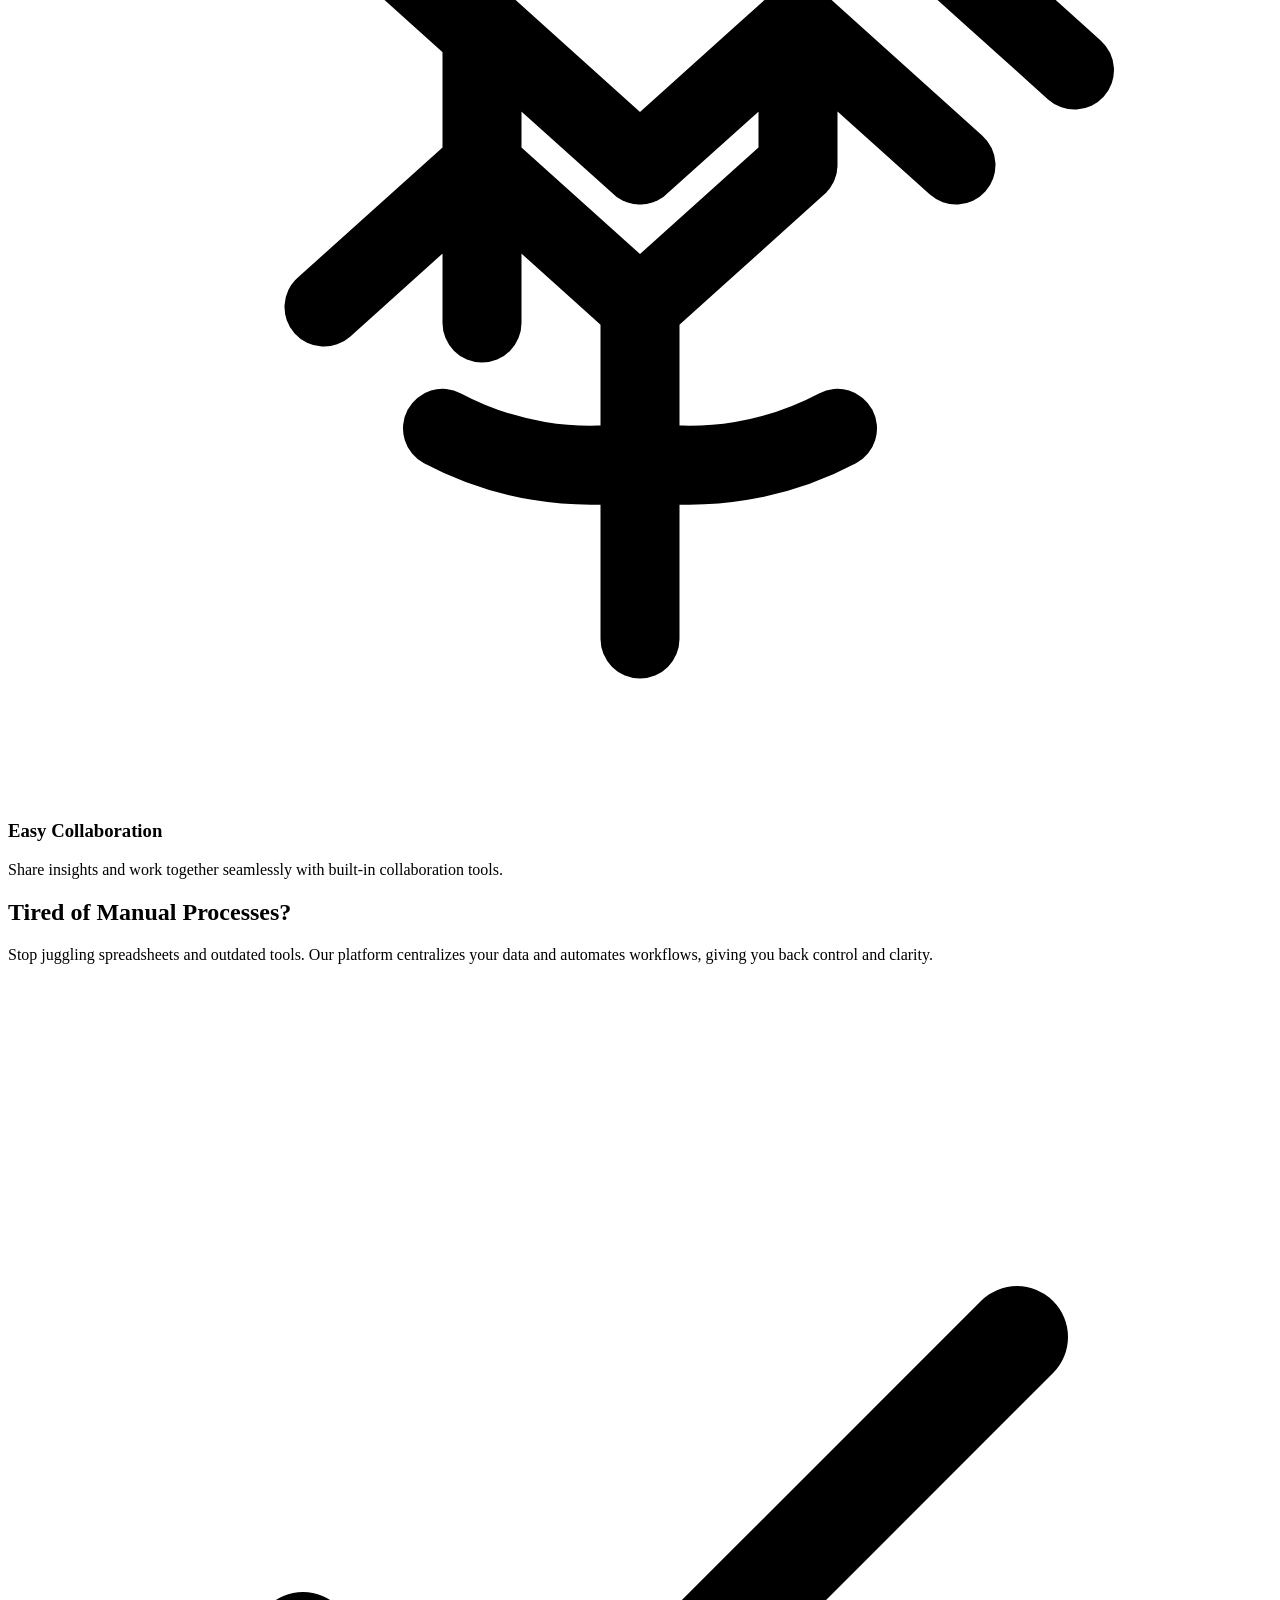
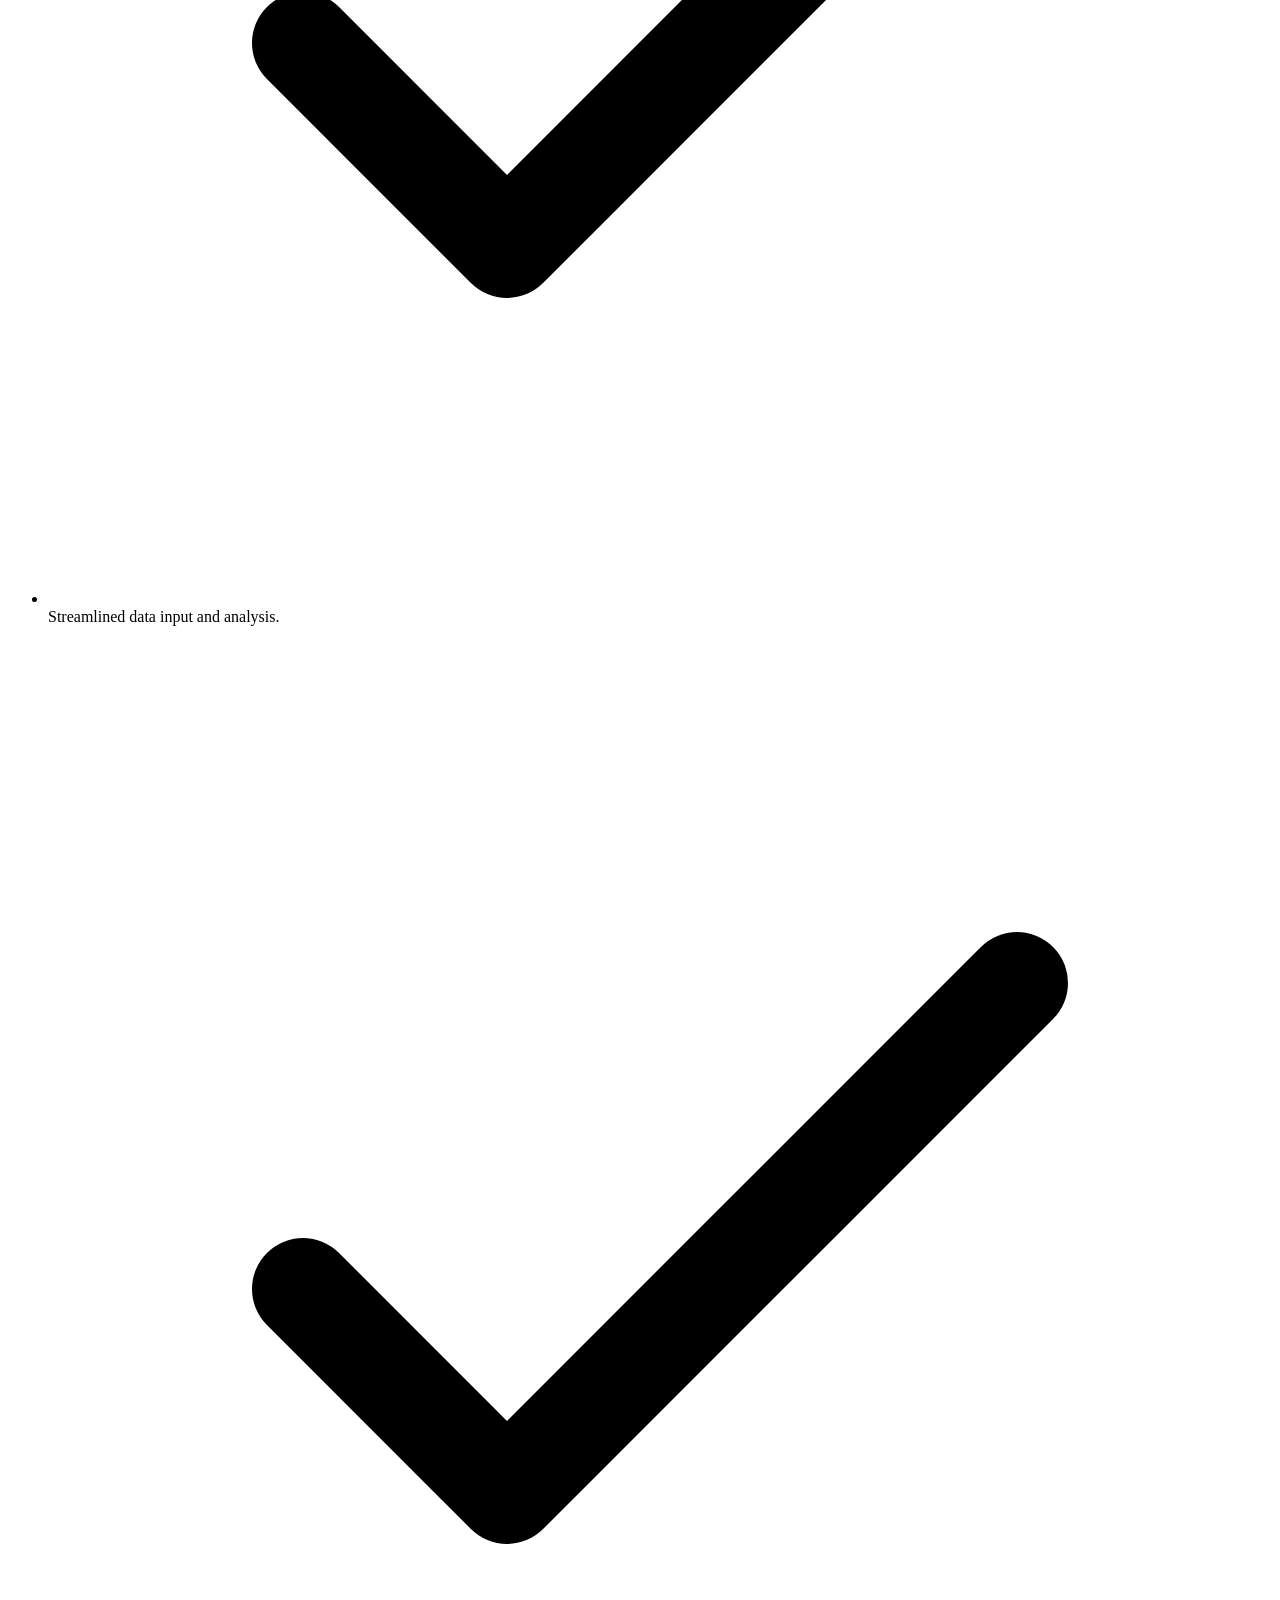
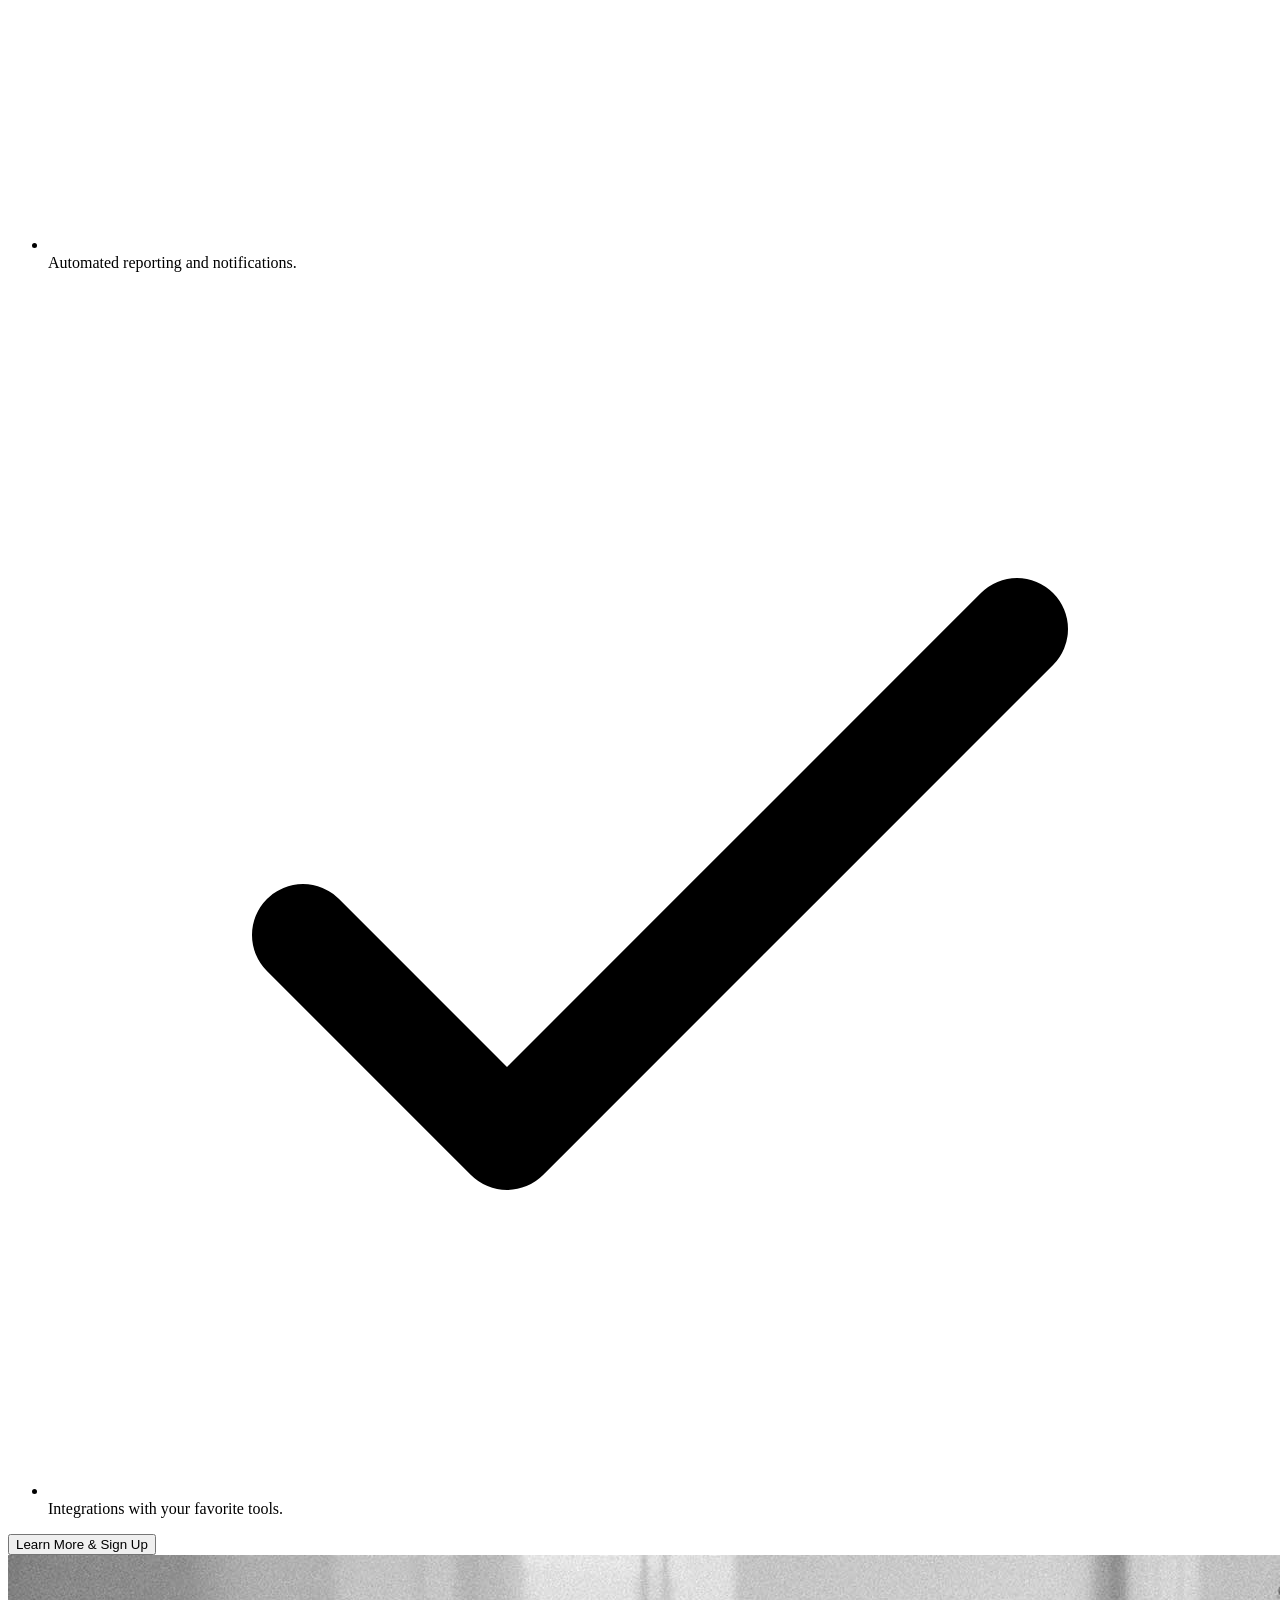
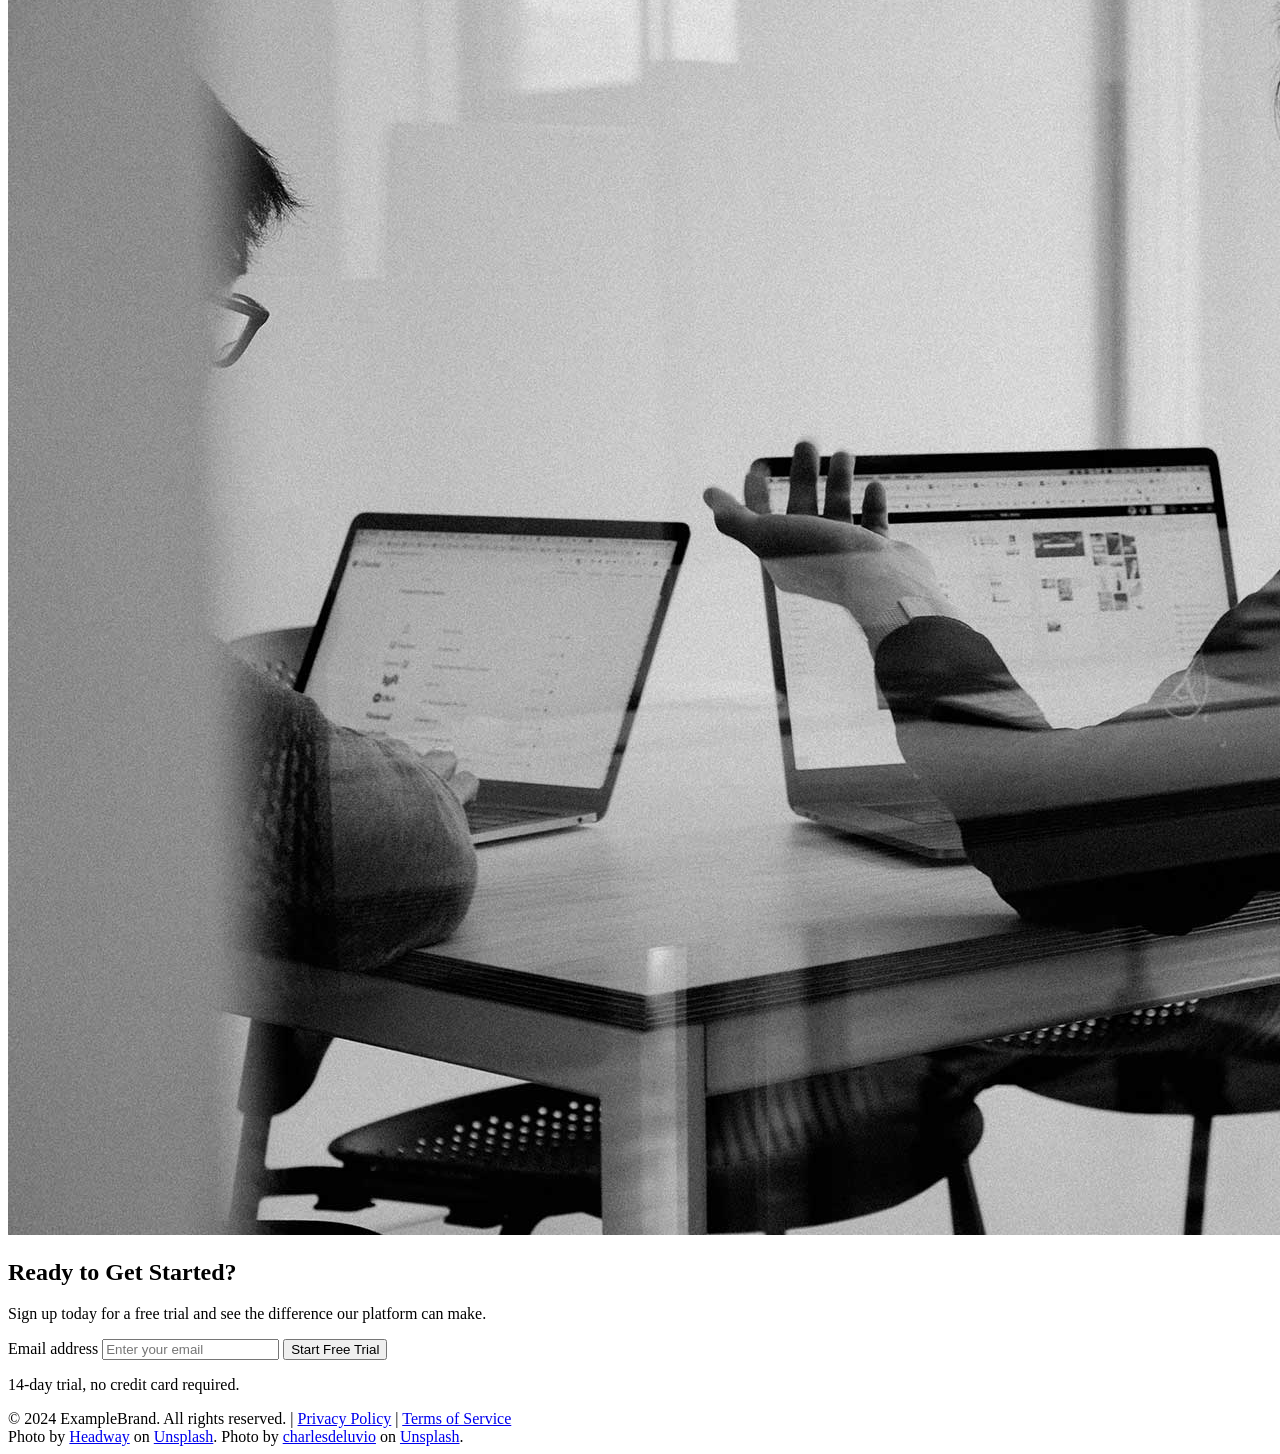
<file: src/example-page/index.html>
<!DOCTYPE html>
<html lang="en" class="h-full scroll-smooth">

<head>
    <title>Example Landing Page - Showcase</title>
    <meta charset="utf-8">
    <meta name="viewport" content="width=device-width, initial-scale=1">
    <meta name="description" content="An example landing page built using the components from the living styleguide.">

    <include src="partials/theme-fouc-guard.html"></include>

    <!-- Favicon links (example) -->
    <!-- <link rel="icon" href="/favicon.ico" sizes="any"> -->
    <!-- <link rel="icon" href="/icon.svg" type="image/svg+xml"> -->
    <!-- <link rel="apple-touch-icon" href="apple-touch-icon.png"> -->

    <!-- Link to main CSS will be injected here by HtmlWebpackPlugin -->
</head>

<body class="h-full bg-gray-50 dark:bg-gray-900 text-gray-900 dark:text-gray-100 transition-colors duration-200 overflow-x-hidden">

<div class="container mx-auto px-4 py-8 max-w-5xl">

    <header class="mb-12 flex justify-between items-center">
        <span class="text-xl font-bold text-gray-900 dark:text-white">ExampleBrand</span>
        <!-- Theme Toggle Controller -->
        <div data-controller="theme">
            <button
                data-theme-target="toggleButton"
                data-action="click->theme#toggle"
                class="px-4 py-2 font-semibold text-sm text-white bg-purple-600 rounded-md shadow-sm
                       opacity-30 hover:opacity-100
                       hover:bg-purple-700 focus:outline-none focus:ring-2 focus:ring-offset-2 focus:ring-purple-500
                       dark:bg-indigo-600 dark:hover:bg-indigo-700 dark:focus:ring-offset-gray-800
                       cursor-pointer transition-opacity duration-200 ease-in-out"
            >
                <!-- Text set by controller -->
            </button>
        </div>
    </header>

    <!-- Hero Section with Effects -->
    <section
        class="relative mb-16 text-center effects-container"
        data-controller="hero-effects"
        style="perspective: 1000px;"
    >
        <div
            class="relative z-10 py-16 px-6 bg-gradient-to-b from-gray-100 to-gray-200 dark:from-gray-800 dark:to-gray-900 rounded-lg shadow-sm
                   transition-transform duration-[3000ms] ease-in-out
                   transform rotate-x-[60deg] origin-top
                   [.effects-active_&]:[transform:scale(1.03)_rotateX(0deg)]"
            style="transform-style: preserve-3d;"
        >
            <h2 class="text-4xl md:text-5xl font-extrabold mb-2 bg-gradient-to-r from-blue-600 to-purple-700 dark:from-blue-700 dark:to-purple-800 bg-clip-text text-transparent pb-2">
                Experience the Future:
            </h2>

            <h1 class="text-4xl md:text-5xl font-extrabold mb-6 text-gray-900 dark:text-gray-100 transition-all duration-[2500ms] ease-in-out [transform:translateZ(40px)] [.effects-active_&]:[transform:translateZ(0px)] [.effects-active_&]:[filter:drop-shadow(0_8px_4px_rgb(0_0_0_/_0.2))] dark:[.effects-active_&]:[filter:drop-shadow(0_8px_6px_rgb(0_0_0_/_0.4))] ">
                Our Revolutionary New Product
            </h1>

            <p
                class="text-lg text-gray-700 dark:text-gray-100 mb-10 max-w-2xl mx-auto leading-relaxed transition-all duration-[2500ms] ease-in-out [transform:translateZ(150px)] [.effects-active_&]:[transform:translateZ(0px)]"
            >
                Discover how our innovative solution can transform your workflow and boost productivity like never before. Built with style!
            </p>
            <a
                href="#features"
                class="inline-block px-8 py-4 font-bold text-lg text-white bg-gradient-to-r from-blue-600 to-blue-700 hover:from-blue-700 hover:to-blue-800 rounded-md shadow-lg focus:outline-none focus:ring-2 focus:ring-offset-2 focus:ring-blue-500 dark:focus:ring-offset-gray-800 transition-all duration-[2500ms] ease-in-out [transform:translateZ(80px)] [.effects-active_&]:[transform:translateZ(0px)] [.effects-active_&]:[box-shadow:0_20px_40px_-10px_rgb(0_0_0_/_0.3)] dark:[.effects-active_&]:[box-shadow:0_20px_40px_-10px_rgb(0_0_0_/_0.5)]"
            >
                Explore Features
            </a>
            <p
                class="text-sm text-gray-500 dark:text-gray-200 mt-4 drop-shadow transition-all duration-[2500ms] ease-in-out [transform:translateY(100px)] [.effects-active_&]:[transform:translateY(0px)]"
            >
                Easy integration, powerful results.
            </p>
        </div>
    </section>

    <!-- Image Section -->
    <section class="mb-16">
        <img
            src="../static/images/headway-5QgIuuBxKwM-unsplash_1920x1280.jpg"
            alt="Close-up of hands gesturing during a meeting with a laptop showing interface designs."
            class="rounded-lg shadow-lg object-cover w-full h-auto max-h-[450px]"
            loading="lazy"
        >
    </section>

    <!-- Features Section -->
    <section class="mb-16" id="features">
        <h2 class="text-3xl font-bold text-center mb-12 text-gray-800 dark:text-gray-200">Key Benefits</h2>
        <div class="grid grid-cols-1 md:grid-cols-3 gap-8">
            <!-- Feature 1 -->
            <div class="text-center p-6 bg-white dark:bg-gray-800 rounded-lg shadow-sm">
                <svg class="mx-auto h-12 w-12 text-green-500 mb-4" xmlns="http://www.w3.org/2000/svg" fill="none" viewBox="0 0 24 24" stroke-width="1.5" stroke="currentColor"><path stroke-linecap="round" stroke-linejoin="round" d="M2.25 18 9 11.25l4.306 4.306a11.95 11.95 0 0 1 5.814-5.518l2.74-1.22m0 0-5.94-2.281m5.94 2.28-2.28 5.941" /></svg>
                <h3 class="text-xl font-semibold mb-2">Save Time</h3>
                <p class="text-gray-600 dark:text-gray-400 text-sm">Automate complex processes and free up your team for high-value tasks.</p>
            </div>
            <!-- Feature 2 -->
            <div class="text-center p-6 bg-white dark:bg-gray-800 rounded-lg shadow-sm">
                 <svg class="mx-auto h-12 w-12 text-blue-500 mb-4" xmlns="http://www.w3.org/2000/svg" fill="none" viewBox="0 0 24 24" stroke-width="1.5" stroke="currentColor"><path stroke-linecap="round" stroke-linejoin="round" d="M12 18v-5.25m0 0a6.01 6.01 0 0 0 1.5-.189m-1.5.189a6.01 6.01 0 0 1-1.5-.189m3.75 7.478a12.06 12.06 0 0 1-4.5 0m3.75 2.355a7.5 7.5 0 0 1-3 0m3 0a7.5 7.5 0 0 0-3 0m.375 0a7.5 7.5 0 0 1-3 0m3 0h.008v.008h-.008v-.008Zm-3 0a7.5 7.5 0 0 0-3 0m3 0h.008v.008h-.008v-.008Zm-3 0a7.5 7.5 0 0 1-3 0m3 0h.008v.008h-.008v-.008Zm-3 0a7.5 7.5 0 0 0-3 0m6 0a7.5 7.5 0 0 1-3 0m3 0a7.5 7.5 0 0 0-3 0m3.75 4.46a12.022 12.022 0 0 1-7.5 0m7.5 0a12.022 12.022 0 0 0 7.5 0M4.5 19.5a7.5 7.5 0 0 1 3-1.588m-3 1.588a7.5 7.5 0 0 0 3 1.588m9-1.588a7.5 7.5 0 0 1-3 1.588m3-1.588a7.5 7.5 0 0 0-3-1.588M19.5 4.5l-.813 3.905m.813-3.905a12.06 12.06 0 0 0-7.5 0m7.5 0a12.06 12.06 0 0 1 7.5 0M4.5 4.5l.813 3.905M13.5 4.5a7.5 7.5 0 0 1 3 1.588m-3-1.588a7.5 7.5 0 0 0-3 1.588m9 1.588a7.5 7.5 0 0 1-3-1.588m3 1.588a7.5 7.5 0 0 0-3-1.588m-9-1.588a7.5 7.5 0 0 1 3-1.588m-3 1.588a7.5 7.5 0 0 0 3 1.588M4.5 19.5a7.5 7.5 0 0 1 3 1.588M19.5 19.5a7.5 7.5 0 0 0-3-1.588M4.5 4.5a12.06 12.06 0 0 1 7.5 0m0 0a12.06 12.06 0 0 0 7.5 0" /></svg>
                <h3 class="text-xl font-semibold mb-2">Improve Accuracy</h3>
                <p class="text-gray-600 dark:text-gray-400 text-sm">Reduce errors and gain confidence with reliable, data-driven insights.</p>
            </div>
            <!-- Feature 3 -->
            <div class="text-center p-6 bg-white dark:bg-gray-800 rounded-lg shadow-sm">
                <svg class="mx-auto h-12 w-12 text-purple-500 mb-4" xmlns="http://www.w3.org/2000/svg" fill="none" viewBox="0 0 24 24" stroke-width="1.5" stroke="currentColor"><path stroke-linecap="round" stroke-linejoin="round" d="M6.75 7.5l3 2.697M6.75 7.5V4.5m0 3l-3-2.697M6.75 7.5l3-2.697M17.25 7.5l3 2.697m-3-2.697V4.5m0 3l-3-2.697M17.25 7.5l3-2.697M12 21v-3.375m0 0a6.001 6.001 0 0 0 3.75-.625m-3.75.625a6 6 0 0 1-3.75-.625m3.75 .625V15m0-3l3-2.697M15 12V9.303m0 0l3 2.697M15 12l-3 2.697M9 15V12m0 0l3 2.697M9 12l-3 2.697M9 12V9.303m0 0l3 2.697" /></svg>
                <h3 class="text-xl font-semibold mb-2">Easy Collaboration</h3>
                <p class="text-gray-600 dark:text-gray-400 text-sm">Share insights and work together seamlessly with built-in collaboration tools.</p>
            </div>
        </div>
    </section>

     <!-- Problem/Solution Section with Image -->
    <section class="mt-16 mb-16 grid grid-cols-1 md:grid-cols-2 gap-12 items-center">
        <div> <!-- Left Column: Text -->
            <h2 class="text-3xl font-bold mb-4 text-gray-800 dark:text-gray-200">Tired of Manual Processes?</h2>
            <p class="text-gray-700 dark:text-gray-400 leading-relaxed mb-4">Stop juggling spreadsheets and outdated tools. Our platform centralizes your data and automates workflows, giving you back control and clarity.</p>
            <ul class="list-none space-y-2 text-gray-700 dark:text-gray-300 mb-6">
                <li class="flex items-start"><svg class="h-5 w-5 text-green-500 mr-2 shrink-0 mt-1" fill="none" viewBox="0 0 24 24" stroke="currentColor" stroke-width="2"><path stroke-linecap="round" stroke-linejoin="round" d="M5 13l4 4L19 7"/></svg><span>Streamlined data input and analysis.</span></li>
                <li class="flex items-start"><svg class="h-5 w-5 text-green-500 mr-2 shrink-0 mt-1" fill="none" viewBox="0 0 24 24" stroke="currentColor" stroke-width="2"><path stroke-linecap="round" stroke-linejoin="round" d="M5 13l4 4L19 7"/></svg><span>Automated reporting and notifications.</span></li>
                <li class="flex items-start"><svg class="h-5 w-5 text-green-500 mr-2 shrink-0 mt-1" fill="none" viewBox="0 0 24 24" stroke="currentColor" stroke-width="2"><path stroke-linecap="round" stroke-linejoin="round" d="M5 13l4 4L19 7"/></svg><span>Integrations with your favorite tools.</span></li>
            </ul>

            <div data-controller="modal" class="space-y-4 mt-6">
                <button
                    data-modal-target="button"
                    data-action="click->modal#open"
                    class="inline-block px-6 py-3 font-semibold text-white bg-green-600 rounded-md shadow-sm hover:bg-green-700 focus:outline-none focus:ring-2 focus:ring-offset-2 focus:ring-green-500 dark:focus:ring-offset-gray-800 transition duration-150 ease-in-out cursor-pointer"
                >
                    Learn More & Sign Up
                </button>

                <!-- Modal Structure -->
                <div
                    data-modal-target="modal"
                    data-action="click->modal#closeBackground"
                    class="fixed inset-0 z-50 grid place-items-center p-4 backdrop-blur-sm backdrop-grayscale-[30%] backdrop-brightness-90 dark:backdrop-brightness-50"
                    style="display: none;"
                >
                    <!-- Modal Panel -->
                     <div class="bg-white dark:bg-gray-800 rounded-lg shadow-xl w-full max-w-md mx-auto overflow-hidden transform transition-all duration-300 ease-in-out">
                        <div class="p-6">
                            <h2 class="text-xl font-bold mb-4 text-gray-900 dark:text-gray-100">Modal Title (From Styleguide)</h2>
                            <p class="mb-6 text-gray-700 dark:text-gray-300 text-sm">This is the exact modal content structure from the styleguide.</p>
                             <!-- Example Form -->
                            <div class="mb-6">
                                <label for="sg-modal-email" class="block text-sm font-medium text-gray-700 dark:text-gray-300 mb-1">Sample Input</label>
                                <input type="email" name="sg-modal-email" id="sg-modal-email" class="block w-full px-3 py-2 border border-gray-300 rounded-md shadow-sm focus:ring-indigo-500 focus:border-indigo-500 sm:text-sm dark:bg-gray-700 dark:border-gray-600 dark:text-white dark:focus:ring-offset-gray-800" placeholder="you@example.com">
                            </div>
                            <div class="flex justify-end space-x-3">
                                 <button
                                    data-action="click->modal#close"
                                    class="px-4 py-2 text-sm font-medium text-gray-700 bg-white rounded-md border border-gray-300 shadow-sm hover:bg-gray-50 focus:outline-none focus:ring-2 focus:ring-offset-2 focus:ring-indigo-500 dark:bg-gray-700 dark:text-gray-200 dark:border-gray-600 dark:hover:bg-gray-600 dark:focus:ring-offset-gray-800 cursor-pointer"
                                 >
                                    Cancel
                                </button>
                                 <button
                                    data-action="click->modal#close"
                                    class="px-4 py-2 text-sm font-medium text-white bg-blue-600 rounded-md shadow-sm hover:bg-blue-700 focus:outline-none focus:ring-2 focus:ring-offset-2 focus:ring-blue-500 dark:focus:ring-offset-gray-800 cursor-pointer"
                                >
                                    Confirm Action
                                </button>
                            </div>
                        </div>
                     </div>
                </div>
             </div>

        </div>
        <div> <!-- Right Column: Image -->
             <img
                src="../static/images/charlesdeluvio-Lks7vei-eAg-unsplash_1920x1280.jpg"
                alt="Two people collaborating on laptops at a desk, viewed through an office partition."
                class="rounded-lg shadow-lg object-cover w-full h-auto max-h-[450px]"
                loading="lazy"
            >
        </div>
    </section>

    <!-- CTA Section -->
    <section class="mb-16 py-12 bg-indigo-600 dark:bg-indigo-800 rounded-lg text-center text-white" id="cta">
        <div class="container mx-auto px-6 max-w-xl">
            <h2 class="text-3xl font-bold mb-4">Ready to Get Started?</h2>
            <p class="mb-6 text-indigo-100 dark:text-indigo-200">Sign up today for a free trial and see the difference our platform can make.</p>
            <form class="flex flex-col sm:flex-row gap-3 max-w-md mx-auto">
                <label for="cta-email" class="sr-only">Email address</label>
                <input type="email" name="cta-email" id="cta-email" class="flex-grow px-4 py-3 border border-indigo-400 dark:border-indigo-600 rounded-md shadow-sm focus:ring-white focus:border-white sm:text-sm placeholder-gray-300 dark:placeholder-gray-400 text-gray-900 bg-white dark:bg-gray-700 dark:text-white" placeholder="Enter your email">
                <button type="submit" class="px-6 py-3 font-semibold text-indigo-700 bg-white rounded-md shadow-md hover:bg-indigo-50 focus:outline-none focus:ring-2 focus:ring-offset-2 focus:ring-white focus:ring-offset-indigo-700 dark:bg-indigo-100 dark:text-indigo-900 dark:hover:bg-indigo-200 transition duration-150 ease-in-out cursor-pointer">Start Free Trial</button>
            </form>
             <p class="text-xs text-indigo-200 dark:text-indigo-300 mt-4">14-day trial, no credit card required.</p>
        </div>
    </section>


</div> <!-- End Container -->

<!-- Footer -->
<footer class="bg-gray-100 dark:bg-gray-800 border-t border-gray-200 dark:border-gray-700 mt-16 py-8">
    <div class="container mx-auto px-4 text-center text-sm text-gray-600 dark:text-gray-400">
        &copy; 2024 ExampleBrand. All rights reserved. | <a href="#" class="hover:underline">Privacy Policy</a> | <a href="#" class="hover:underline">Terms of Service</a>
    </div>
    <!-- Image Attributions -->
    <div class="container mt-6 mx-auto px-4 text-center text-xs text-gray-500 dark:text-gray-600">
        Photo by <a href="https://unsplash.com/@headwayio?utm_content=creditCopyText&utm_medium=referral&utm_source=unsplash">Headway</a> on <a href="https://unsplash.com/photos/black-smartphone-near-person-5QgIuuBxKwM?utm_content=creditCopyText&utm_medium=referral&utm_source=unsplash">Unsplash</a>.
        Photo by <a href="https://unsplash.com/@charlesdeluvio?utm_content=creditCopyText&utm_medium=referral&utm_source=unsplash">charlesdeluvio</a> on <a href="https://unsplash.com/photos/man-using-macbook-Lks7vei-eAg?utm_content=creditCopyText&utm_medium=referral&utm_source=unsplash">Unsplash</a>.
    </div>
</footer>


<!-- Main JS bundle will be injected by HtmlWebpackPlugin -->
</body>

</html>
</file>
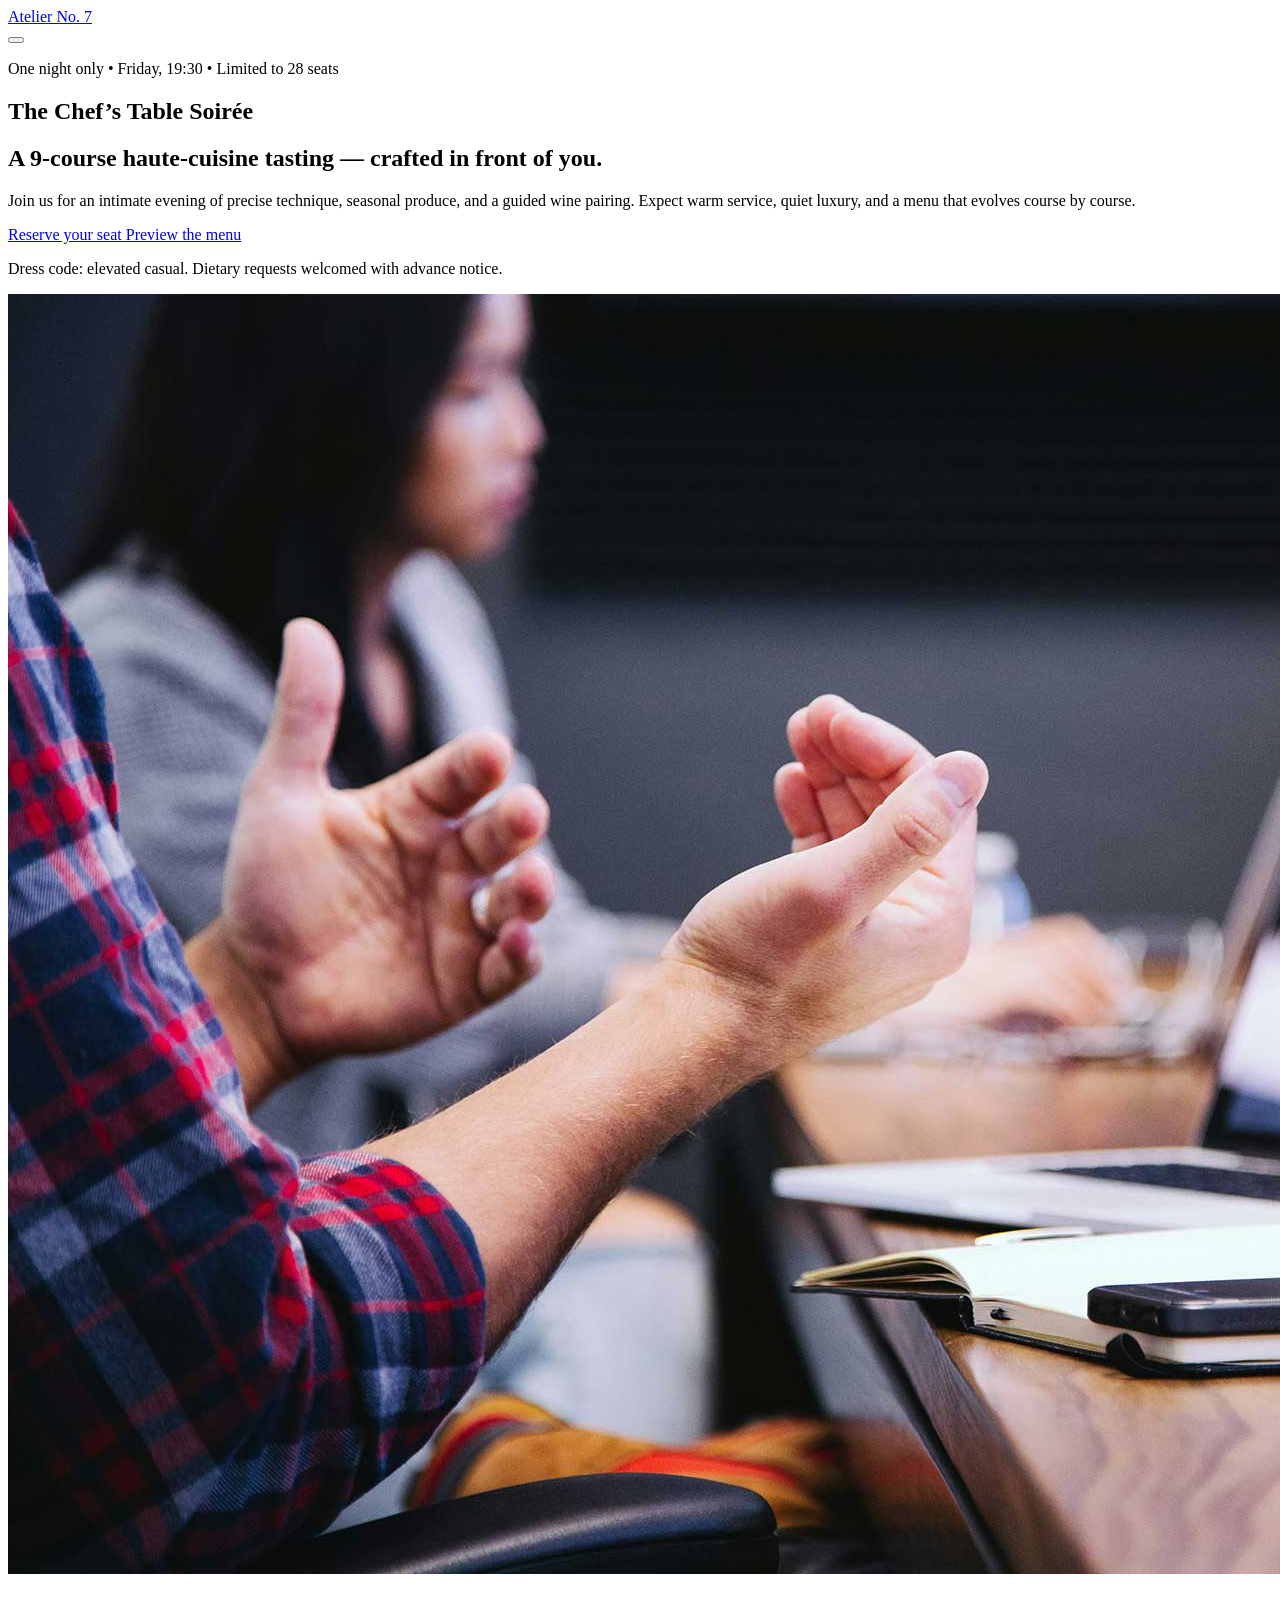
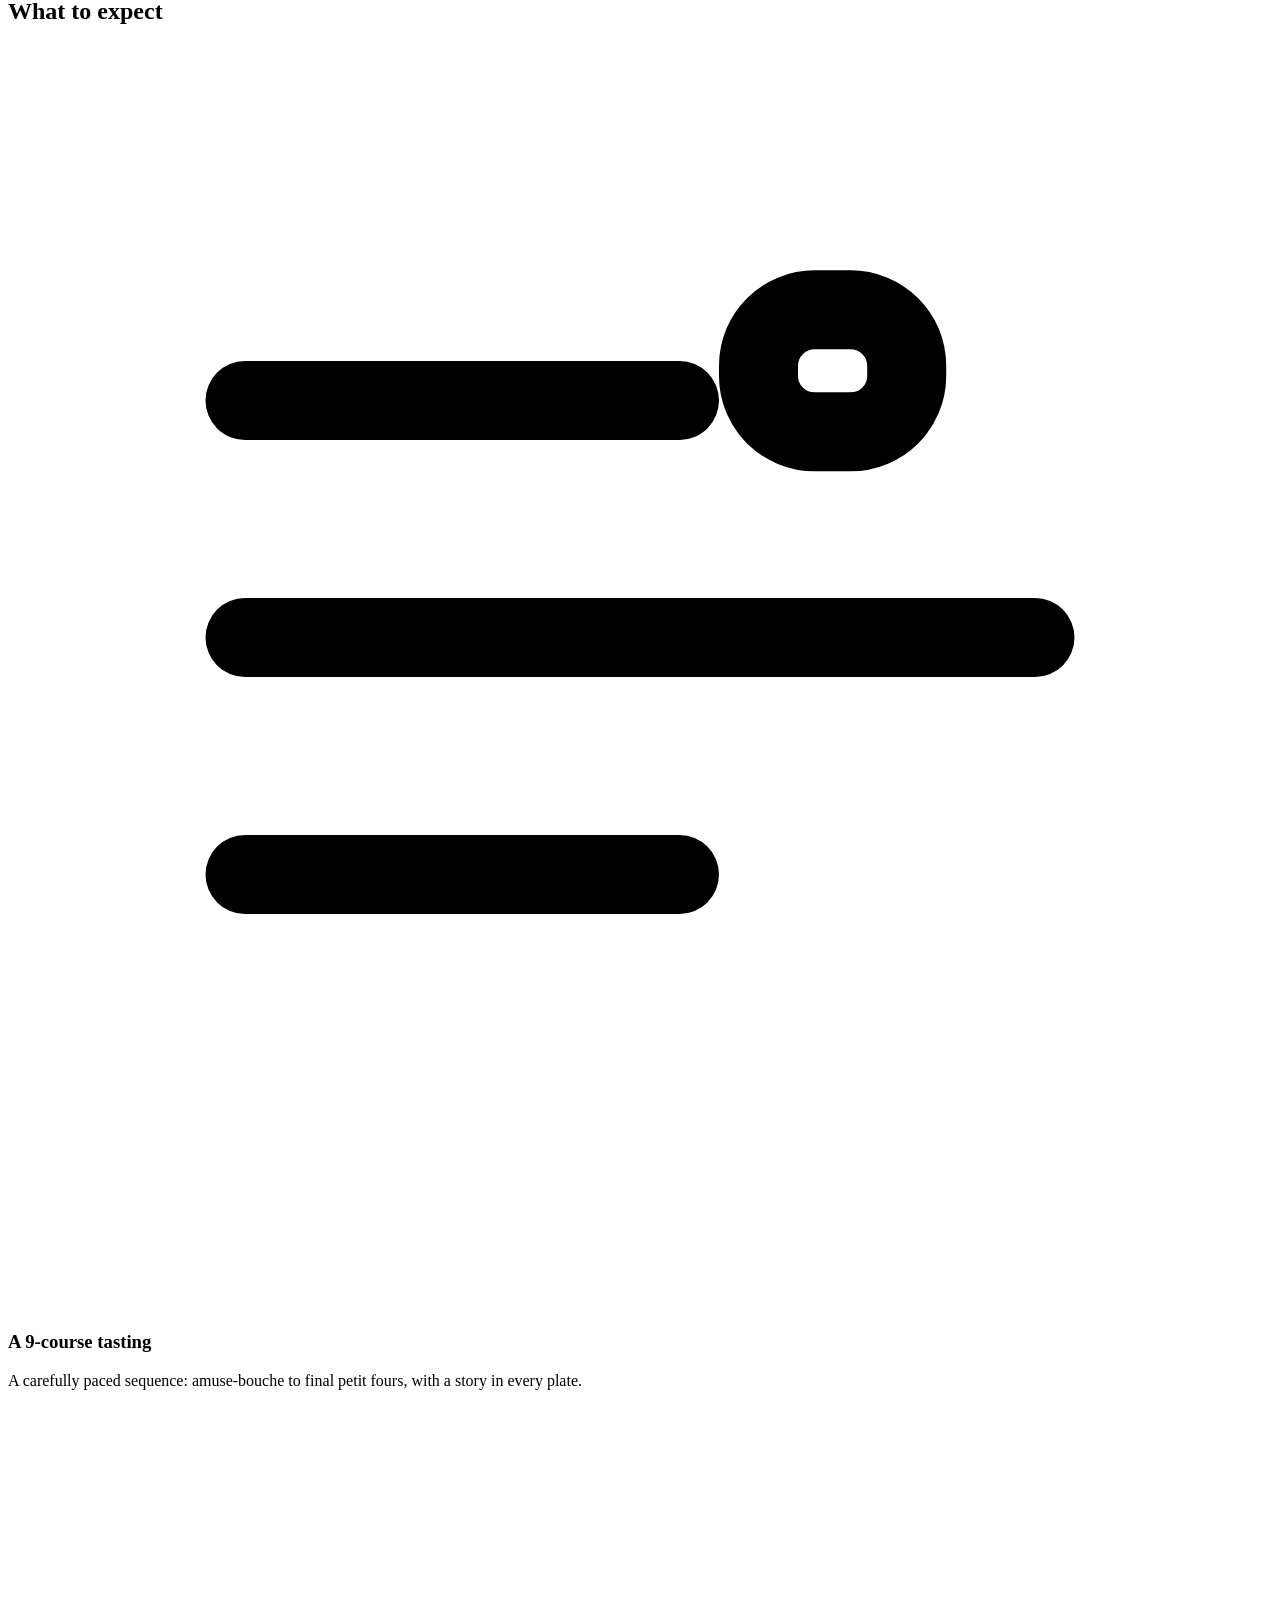
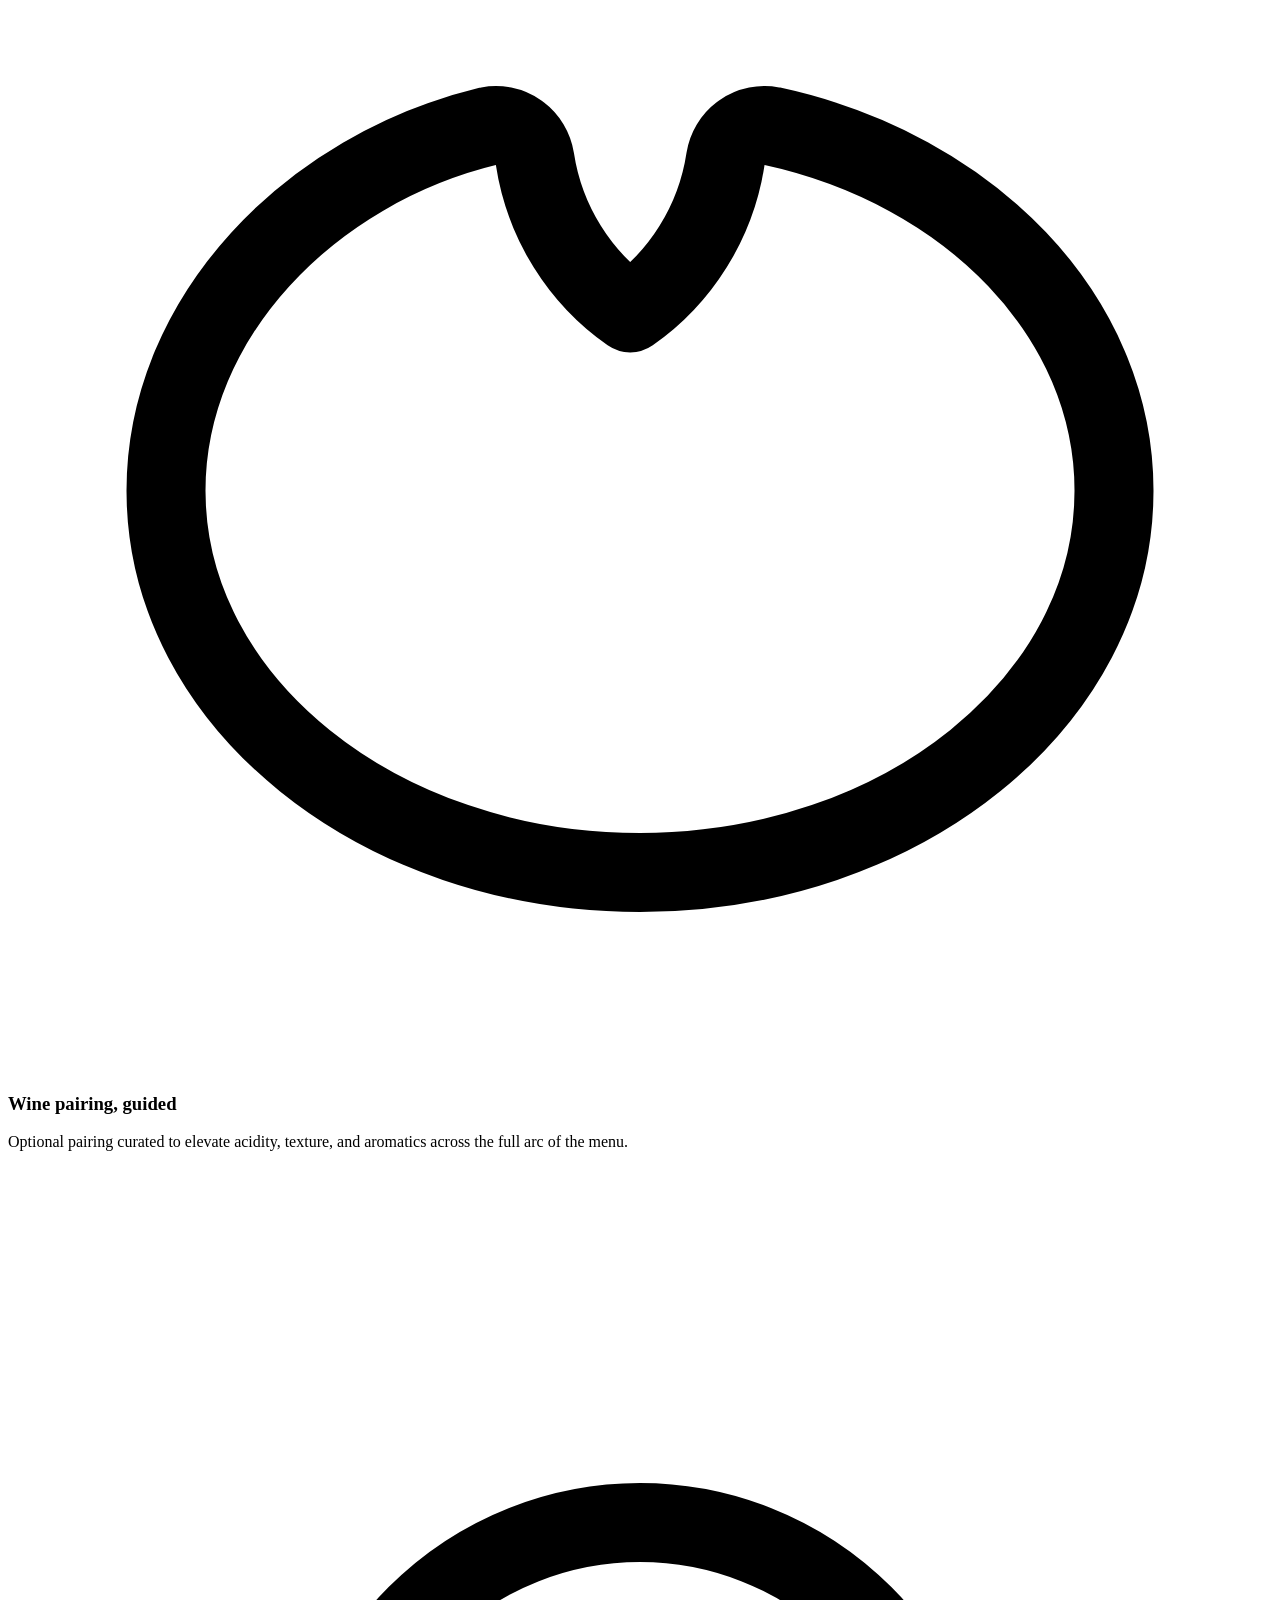
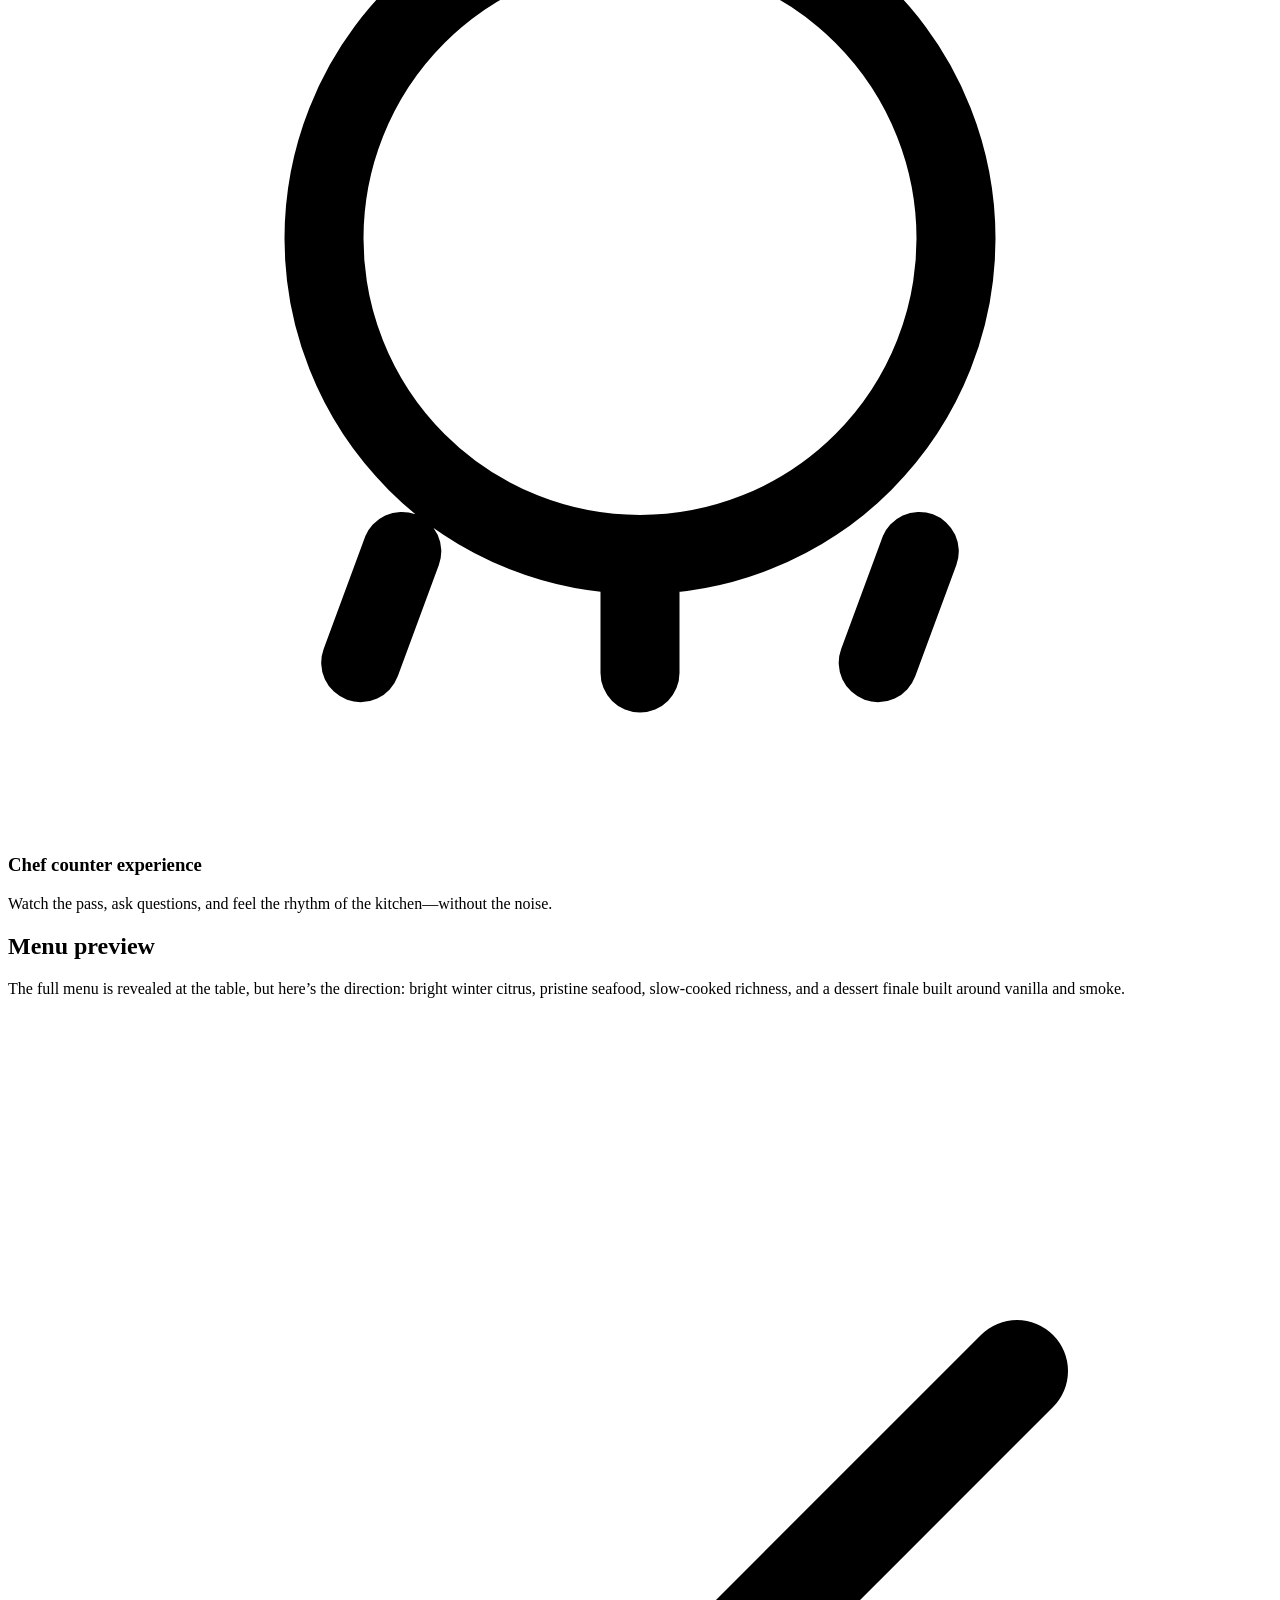
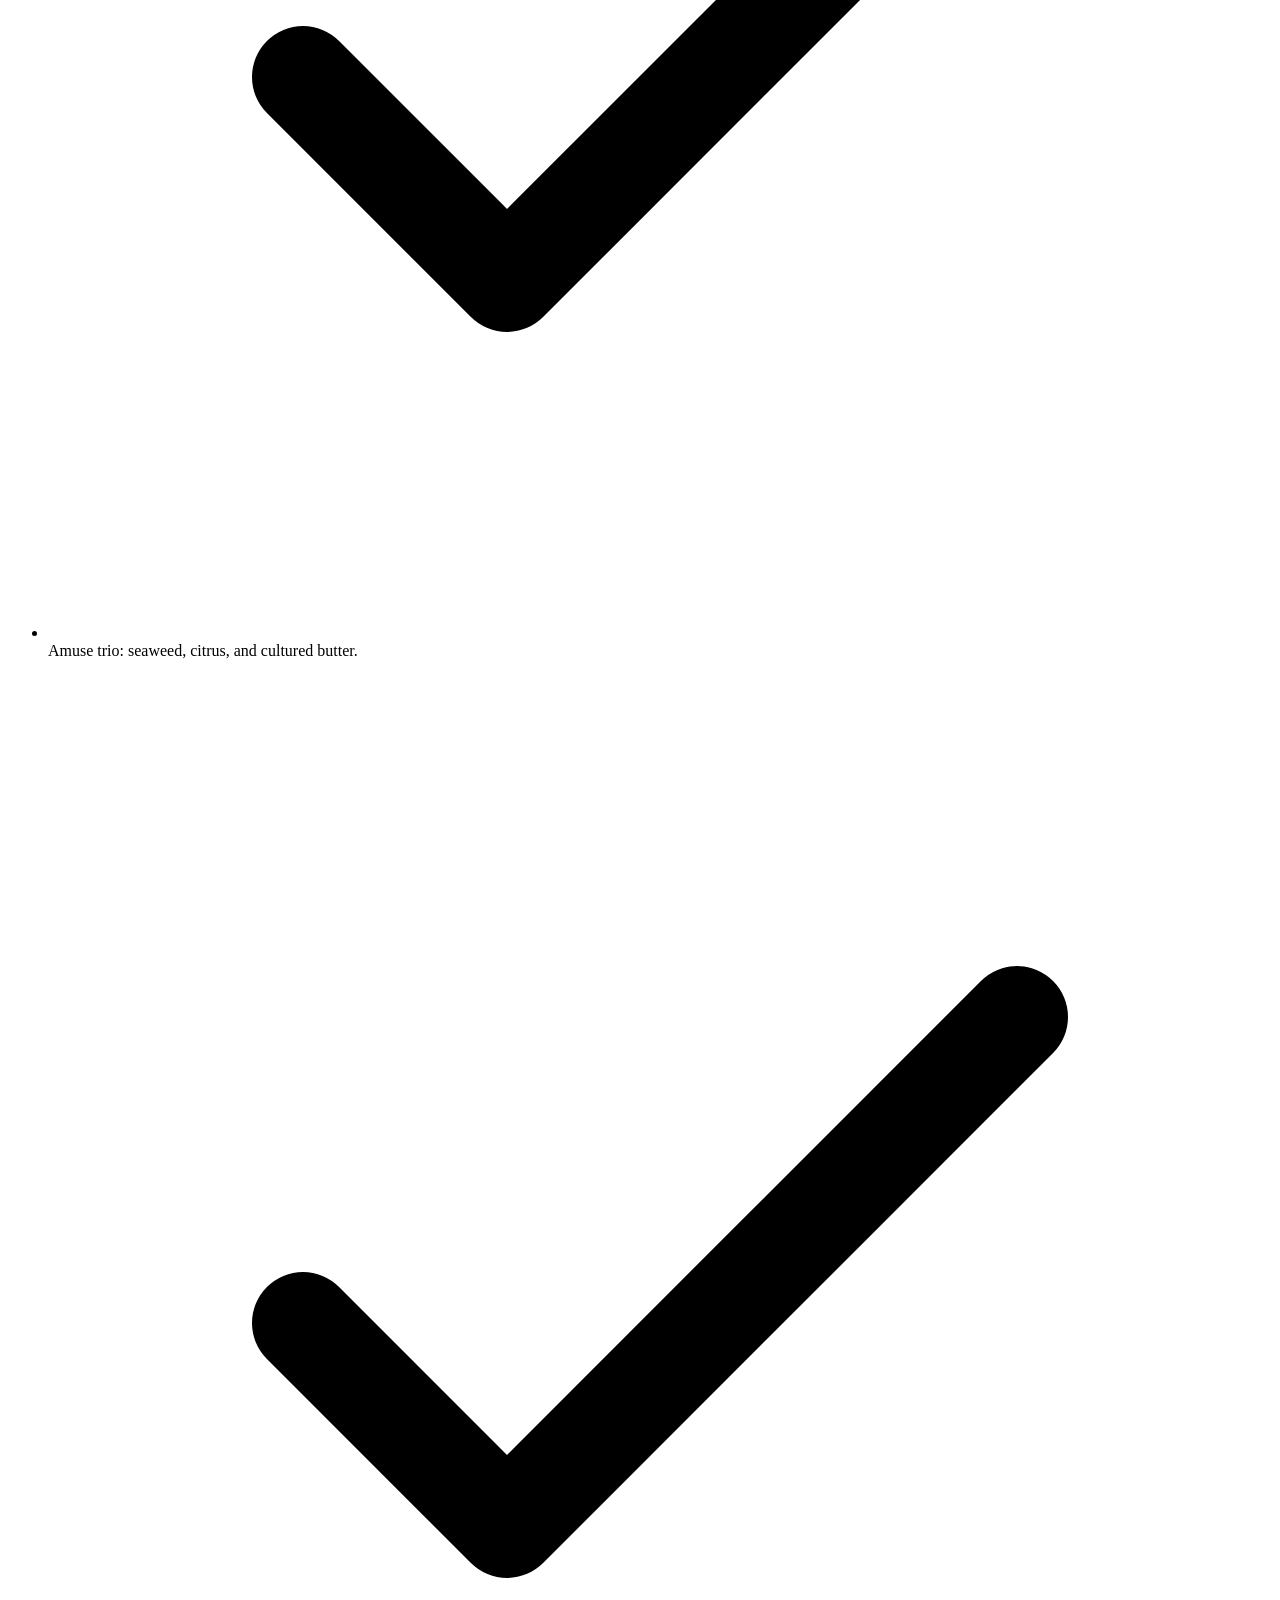
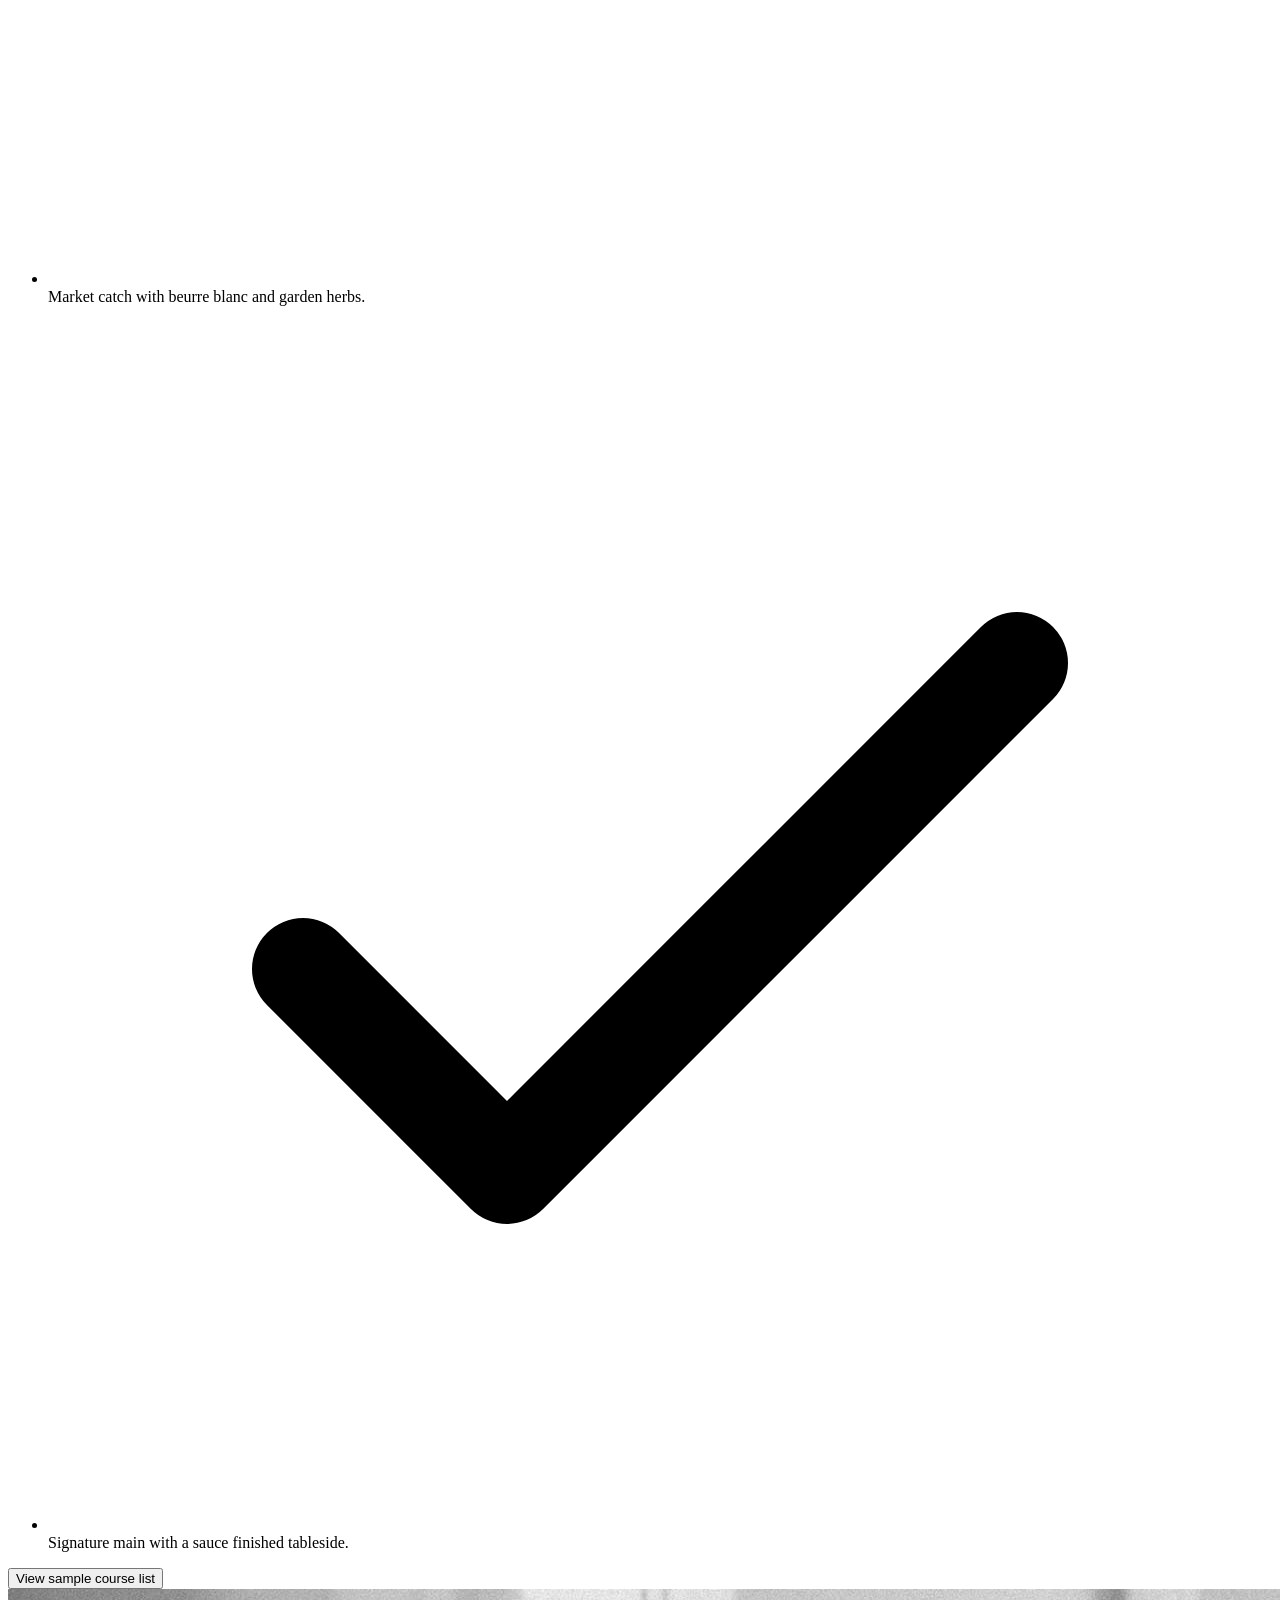
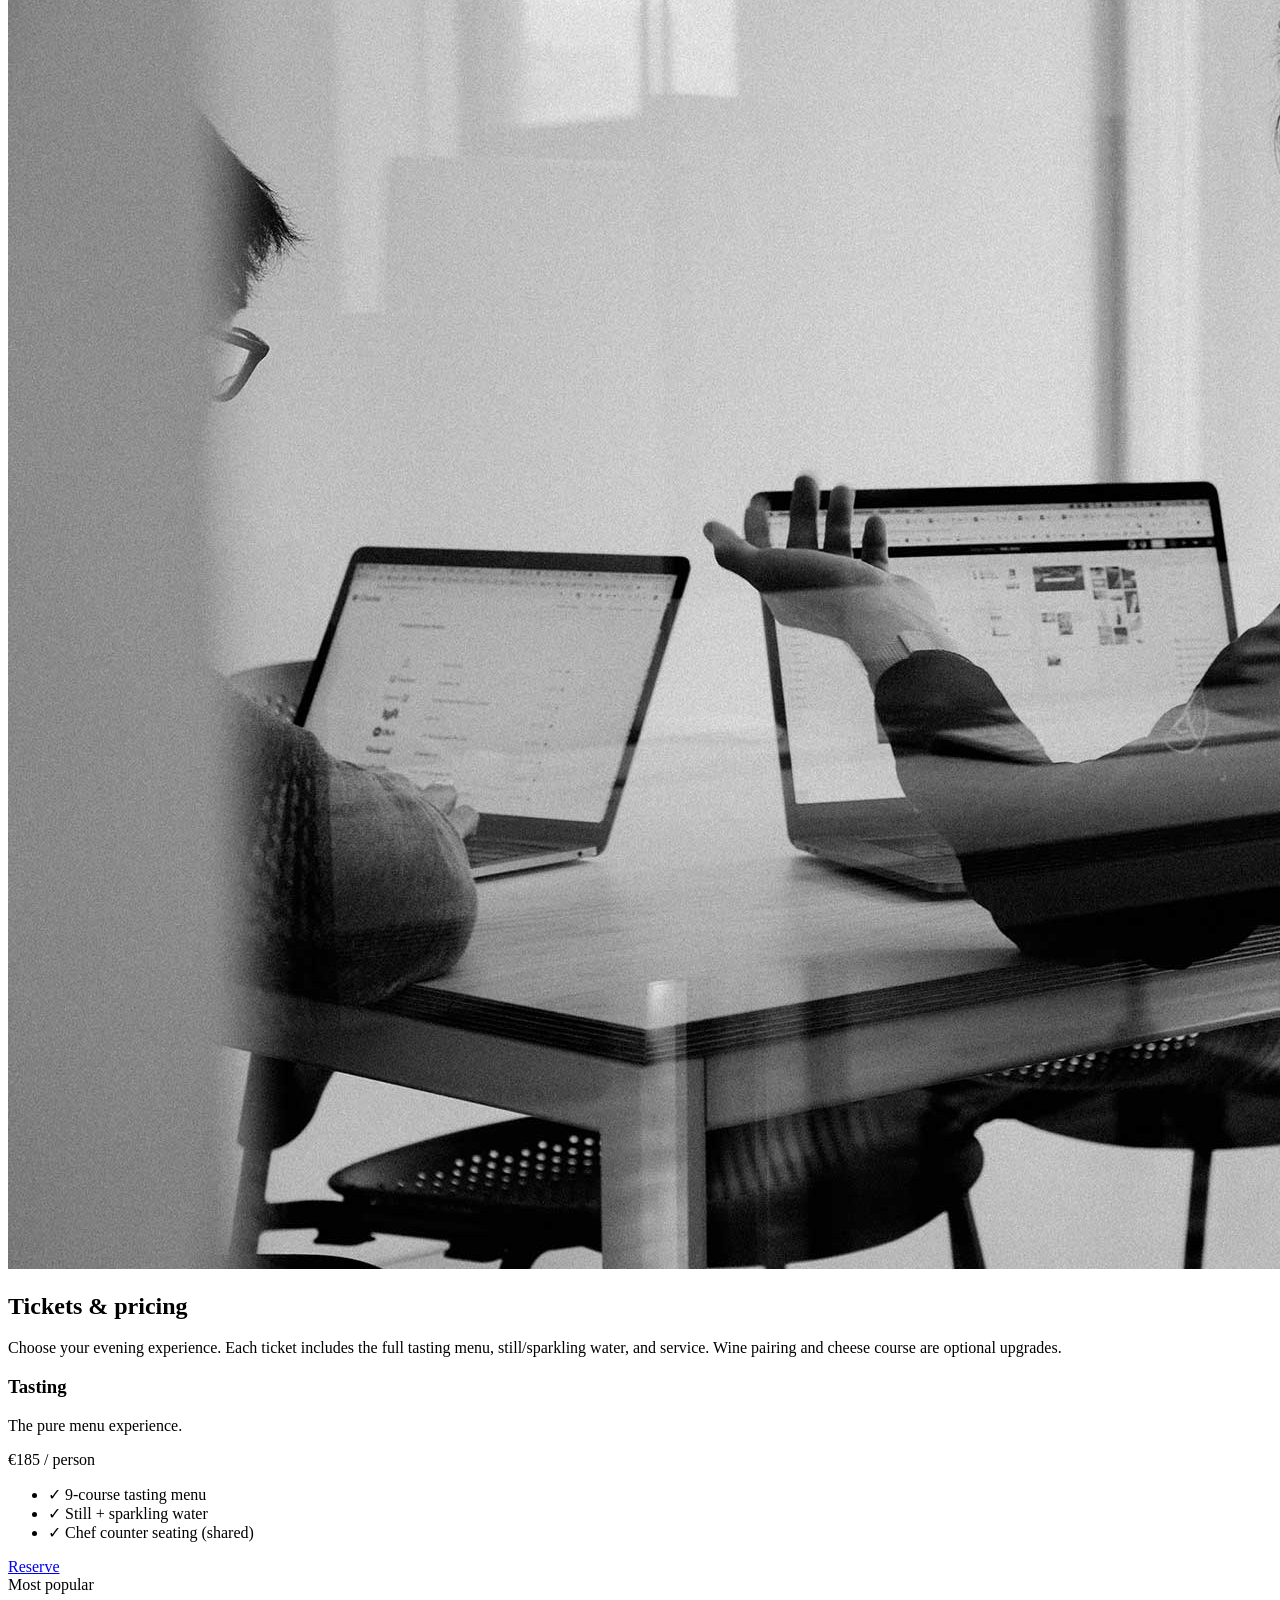
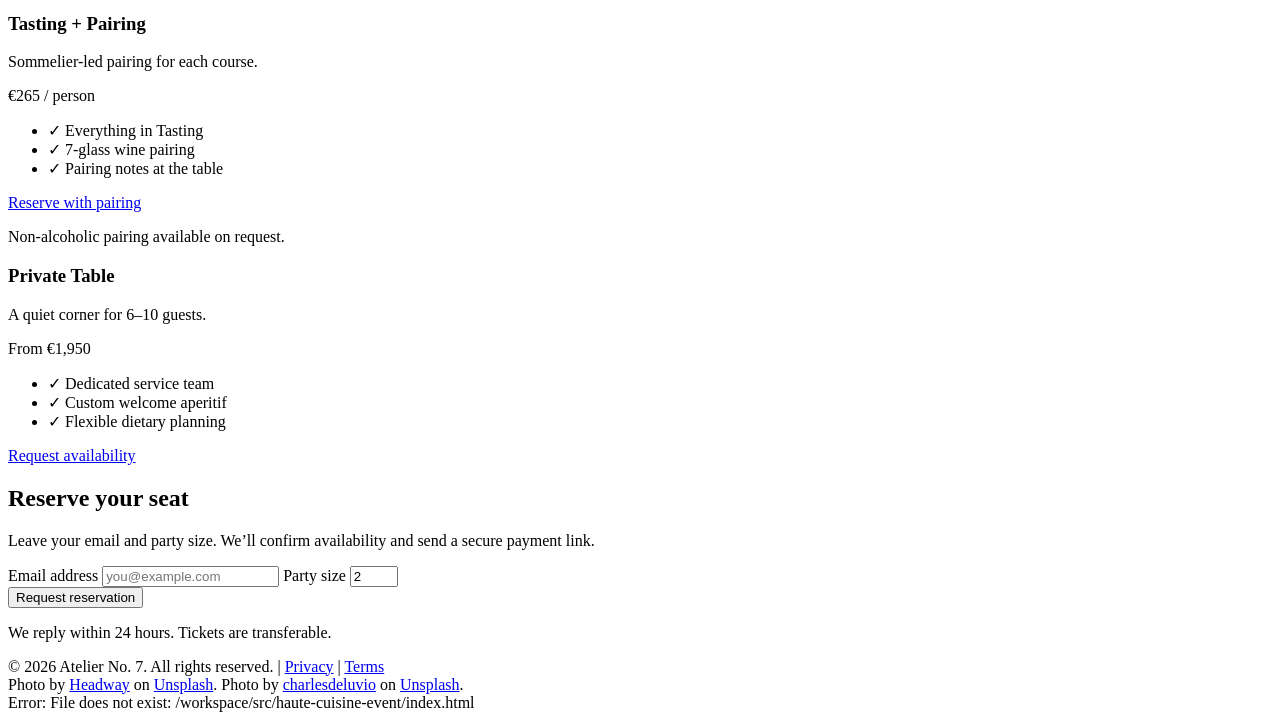
<file: src/haute-cuisine-event/index.html>
<!doctype html>
<html lang="en" class="h-full scroll-smooth">

  <head>
    <title>Haute Cuisine Event — The Chef’s Table Soirée</title>
    <meta charset="utf-8" />
    <meta name="viewport" content="width=device-width, initial-scale=1" />
    <meta
      name="description"
      content="An intimate haute-cuisine restaurant event: a multi-course tasting menu, wine pairing, and live chef counter experience. Limited seats."
    />

    <include src="partials/theme-fouc-guard.html"></include>

    <!-- Link to main CSS will be injected here by HtmlWebpackPlugin -->
  </head>

  <body
    class="h-full bg-gray-50 dark:bg-gray-900 text-gray-900 dark:text-gray-100 transition-colors duration-200 overflow-x-hidden"
  >
    <div class="container mx-auto px-4 py-8 max-w-5xl">
      <header class="mb-12 flex justify-between items-center">
        <a
          href="#top"
          class="text-xl font-bold text-gray-900 dark:text-white tracking-tight"
        >
          Atelier No. 7
        </a>

        <!-- Theme Toggle Controller -->
        <div data-controller="theme">
          <button
            data-theme-target="toggleButton"
            data-action="click->theme#toggle"
            class="px-4 py-2 font-semibold text-sm text-white bg-purple-600 rounded-md shadow-sm
                       opacity-30 hover:opacity-100
                       hover:bg-purple-700 focus:outline-none focus:ring-2 focus:ring-offset-2 focus:ring-purple-500
                       dark:bg-indigo-600 dark:hover:bg-indigo-700 dark:focus:ring-offset-gray-800
                       cursor-pointer transition-opacity duration-200 ease-in-out"
          >
            <!-- Text set by controller -->
          </button>
        </div>
      </header>

      <!-- Hero Section with Effects (adapted from example-page) -->
      <section
        id="top"
        class="relative mb-16 text-center effects-container"
        data-controller="hero-effects"
        style="perspective: 1000px"
      >
        <div
          class="relative z-10 py-16 px-6 bg-gradient-to-b from-gray-100 to-gray-200 dark:from-gray-800 dark:to-gray-900 rounded-lg shadow-sm
                   transition-transform duration-[3000ms] ease-in-out
                   transform rotate-x-[60deg] origin-top
                   [.effects-active_&]:[transform:scale(1.03)_rotateX(0deg)]"
          style="transform-style: preserve-3d"
        >
          <p
            class="inline-flex items-center gap-2 text-sm font-semibold text-gray-700 dark:text-gray-200 mb-6
                   transition-all duration-[2500ms] ease-in-out [transform:translateZ(120px)] [.effects-active_&]:[transform:translateZ(0px)]"
          >
            <span
              class="px-3 py-1 rounded-full bg-white/70 dark:bg-gray-800/70 ring-1 ring-gray-200 dark:ring-gray-700"
            >
              One night only
            </span>
            <span class="text-gray-500 dark:text-gray-400">•</span>
            <span>Friday, 19:30</span>
            <span class="text-gray-500 dark:text-gray-400">•</span>
            <span>Limited to 28 seats</span>
          </p>

          <h2
            class="text-4xl md:text-5xl font-extrabold mb-2 bg-gradient-to-r from-amber-600 to-rose-700 dark:from-amber-500 dark:to-rose-600 bg-clip-text text-transparent pb-2"
          >
            The Chef’s Table Soirée
          </h2>

          <h1
            class="text-4xl md:text-5xl font-extrabold mb-6 text-gray-900 dark:text-gray-100 transition-all duration-[2500ms] ease-in-out [transform:translateZ(40px)] [.effects-active_&]:[transform:translateZ(0px)] [.effects-active_&]:[filter:drop-shadow(0_8px_4px_rgb(0_0_0_/_0.2))] dark:[.effects-active_&]:[filter:drop-shadow(0_8px_6px_rgb(0_0_0_/_0.4))]"
          >
            A 9-course haute-cuisine tasting — crafted in front of you.
          </h1>

          <p
            class="text-lg text-gray-700 dark:text-gray-100 mb-10 max-w-2xl mx-auto leading-relaxed transition-all duration-[2500ms] ease-in-out [transform:translateZ(150px)] [.effects-active_&]:[transform:translateZ(0px)]"
          >
            Join us for an intimate evening of precise technique, seasonal produce, and a guided wine pairing.
            Expect warm service, quiet luxury, and a menu that evolves course by course.
          </p>

          <div
            class="flex flex-col sm:flex-row items-center justify-center gap-3 transition-all duration-[2500ms] ease-in-out [transform:translateZ(80px)] [.effects-active_&]:[transform:translateZ(0px)]"
          >
            <a
              href="#reservations"
              class="inline-block px-8 py-4 font-bold text-lg text-white bg-gradient-to-r from-amber-600 to-rose-700 hover:from-amber-700 hover:to-rose-800 rounded-md shadow-lg focus:outline-none focus:ring-2 focus:ring-offset-2 focus:ring-rose-500 dark:focus:ring-offset-gray-800"
            >
              Reserve your seat
            </a>
            <a
              href="#menu"
              class="inline-block px-8 py-4 font-semibold text-lg text-gray-900 bg-white/70 hover:bg-white rounded-md shadow-sm ring-1 ring-gray-200 focus:outline-none focus:ring-2 focus:ring-offset-2 focus:ring-gray-300 dark:text-gray-100 dark:bg-gray-800/70 dark:hover:bg-gray-800 dark:ring-gray-700 dark:focus:ring-offset-gray-800"
            >
              Preview the menu
            </a>
          </div>

          <p
            class="text-sm text-gray-500 dark:text-gray-200 mt-6 drop-shadow transition-all duration-[2500ms] ease-in-out [transform:translateY(100px)] [.effects-active_&]:[transform:translateY(0px)]"
          >
            Dress code: elevated casual. Dietary requests welcomed with advance notice.
          </p>
        </div>
      </section>

      <!-- Image Section (reusing existing local images, relative path) -->
      <section class="mb-16">
        <img
          src="../static/images/headway-5QgIuuBxKwM-unsplash_1920x1280.jpg"
          alt="Hands gesturing over a table — a warm, intimate atmosphere."
          class="rounded-lg shadow-lg object-cover w-full h-auto max-h-[450px]"
          loading="lazy"
        />
      </section>

      <!-- Highlights / Features -->
      <section class="mb-16" id="highlights">
        <h2 class="text-3xl font-bold text-center mb-12 text-gray-800 dark:text-gray-200">
          What to expect
        </h2>

        <div class="grid grid-cols-1 md:grid-cols-3 gap-8">
          <div class="text-center p-6 bg-white dark:bg-gray-800 rounded-lg shadow-sm">
            <svg
              class="mx-auto h-12 w-12 text-amber-600 mb-4"
              xmlns="http://www.w3.org/2000/svg"
              fill="none"
              viewBox="0 0 24 24"
              stroke-width="1.5"
              stroke="currentColor"
            >
              <path
                stroke-linecap="round"
                stroke-linejoin="round"
                d="M14.25 6.087c0-.59.48-1.06 1.07-1.06h.674c.59 0 1.07.47 1.07 1.06v.198c0 .59-.48 1.06-1.07 1.06h-.674c-.59 0-1.07-.47-1.07-1.06v-.198ZM4.5 6.75h8.25m-8.25 4.5h15m-15 4.5h8.25"
              />
            </svg>
            <h3 class="text-xl font-semibold mb-2">A 9-course tasting</h3>
            <p class="text-gray-600 dark:text-gray-400 text-sm">
              A carefully paced sequence: amuse-bouche to final petit fours, with a story in every plate.
            </p>
          </div>

          <div class="text-center p-6 bg-white dark:bg-gray-800 rounded-lg shadow-sm">
            <svg
              class="mx-auto h-12 w-12 text-rose-700 mb-4"
              xmlns="http://www.w3.org/2000/svg"
              fill="none"
              viewBox="0 0 24 24"
              stroke-width="1.5"
              stroke="currentColor"
            >
              <path
                stroke-linecap="round"
                stroke-linejoin="round"
                d="M12 20.25c4.97 0 9-3.246 9-7.25 0-3.303-2.737-6.105-6.496-6.92a.75.75 0 0 0-.88.62c-.183 1.208-.857 2.262-1.81 2.925-.953-.663-1.627-1.717-1.81-2.925a.75.75 0 0 0-.88-.62C5.737 6.895 3 9.697 3 13c0 4.004 4.03 7.25 9 7.25Z"
              />
            </svg>
            <h3 class="text-xl font-semibold mb-2">Wine pairing, guided</h3>
            <p class="text-gray-600 dark:text-gray-400 text-sm">
              Optional pairing curated to elevate acidity, texture, and aromatics across the full arc of the menu.
            </p>
          </div>

          <div class="text-center p-6 bg-white dark:bg-gray-800 rounded-lg shadow-sm">
            <svg
              class="mx-auto h-12 w-12 text-purple-600 mb-4"
              xmlns="http://www.w3.org/2000/svg"
              fill="none"
              viewBox="0 0 24 24"
              stroke-width="1.5"
              stroke="currentColor"
            >
              <path
                stroke-linecap="round"
                stroke-linejoin="round"
                d="M12 18.75a6 6 0 1 0 0-12 6 6 0 0 0 0 12Zm0 0v2.25m-5.303-.197.78-2.112m9.046 2.112.78-2.112"
              />
            </svg>
            <h3 class="text-xl font-semibold mb-2">Chef counter experience</h3>
            <p class="text-gray-600 dark:text-gray-400 text-sm">
              Watch the pass, ask questions, and feel the rhythm of the kitchen—without the noise.
            </p>
          </div>
        </div>
      </section>

      <!-- Menu teaser + modal -->
      <section class="mt-16 mb-16 grid grid-cols-1 md:grid-cols-2 gap-12 items-center" id="menu">
        <div>
          <h2 class="text-3xl font-bold mb-4 text-gray-800 dark:text-gray-200">Menu preview</h2>
          <p class="text-gray-700 dark:text-gray-400 leading-relaxed mb-4">
            The full menu is revealed at the table, but here’s the direction: bright winter citrus, pristine seafood,
            slow-cooked richness, and a dessert finale built around vanilla and smoke.
          </p>

          <ul class="list-none space-y-2 text-gray-700 dark:text-gray-300 mb-6">
            <li class="flex items-start">
              <svg
                class="h-5 w-5 text-green-500 mr-2 shrink-0 mt-1"
                fill="none"
                viewBox="0 0 24 24"
                stroke="currentColor"
                stroke-width="2"
              >
                <path stroke-linecap="round" stroke-linejoin="round" d="M5 13l4 4L19 7" />
              </svg>
              <span>Amuse trio: seaweed, citrus, and cultured butter.</span>
            </li>
            <li class="flex items-start">
              <svg
                class="h-5 w-5 text-green-500 mr-2 shrink-0 mt-1"
                fill="none"
                viewBox="0 0 24 24"
                stroke="currentColor"
                stroke-width="2"
              >
                <path stroke-linecap="round" stroke-linejoin="round" d="M5 13l4 4L19 7" />
              </svg>
              <span>Market catch with beurre blanc and garden herbs.</span>
            </li>
            <li class="flex items-start">
              <svg
                class="h-5 w-5 text-green-500 mr-2 shrink-0 mt-1"
                fill="none"
                viewBox="0 0 24 24"
                stroke="currentColor"
                stroke-width="2"
              >
                <path stroke-linecap="round" stroke-linejoin="round" d="M5 13l4 4L19 7" />
              </svg>
              <span>Signature main with a sauce finished tableside.</span>
            </li>
          </ul>

          <div data-controller="modal" class="space-y-4 mt-6">
            <button
              data-modal-target="button"
              data-action="click->modal#open"
              class="inline-block px-6 py-3 font-semibold text-white bg-rose-700 rounded-md shadow-sm hover:bg-rose-800 focus:outline-none focus:ring-2 focus:ring-offset-2 focus:ring-rose-500 dark:focus:ring-offset-gray-800 transition duration-150 ease-in-out cursor-pointer"
            >
              View sample course list
            </button>

            <div
              data-modal-target="modal"
              data-action="click->modal#closeBackground"
              class="fixed inset-0 z-50 grid place-items-center p-4 backdrop-blur-sm backdrop-grayscale-[30%] backdrop-brightness-90 dark:backdrop-brightness-50"
              style="display: none"
            >
              <div
                class="bg-white dark:bg-gray-800 rounded-lg shadow-xl w-full max-w-md mx-auto overflow-hidden transform transition-all duration-300 ease-in-out"
              >
                <div class="p-6">
                  <h2 class="text-xl font-bold mb-4 text-gray-900 dark:text-gray-100">
                    Sample course list
                  </h2>
                  <p class="mb-4 text-gray-700 dark:text-gray-300 text-sm">
                    A representative sequence to set expectations. Final ingredients may change based on the day’s best
                    produce.
                  </p>
                  <ol class="list-decimal pl-5 space-y-2 text-sm text-gray-700 dark:text-gray-300 mb-6">
                    <li>Amuse-bouche trio</li>
                    <li>Oyster, apple, and fennel</li>
                    <li>Hand-cut pasta, aged comté, black truffle</li>
                    <li>Market fish, beurre blanc, herbs</li>
                    <li>Intermezzo: citrus granité</li>
                    <li>Duck, caramelized endive, madeira</li>
                    <li>Cheese course (optional add-on)</li>
                    <li>Vanilla, smoke, and roasted pear</li>
                    <li>Petit fours</li>
                  </ol>

                  <div class="flex justify-end space-x-3">
                    <button
                      data-action="click->modal#close"
                      class="px-4 py-2 text-sm font-medium text-gray-700 bg-white rounded-md border border-gray-300 shadow-sm hover:bg-gray-50 focus:outline-none focus:ring-2 focus:ring-offset-2 focus:ring-indigo-500 dark:bg-gray-700 dark:text-gray-200 dark:border-gray-600 dark:hover:bg-gray-600 dark:focus:ring-offset-gray-800 cursor-pointer"
                    >
                      Close
                    </button>
                  </div>
                </div>
              </div>
            </div>
          </div>
        </div>

        <div>
          <img
            src="../static/images/charlesdeluvio-Lks7vei-eAg-unsplash_1920x1280.jpg"
            alt="A refined dining setting with guests in conversation."
            class="rounded-lg shadow-lg object-cover w-full h-auto max-h-[450px]"
            loading="lazy"
          />
        </div>
      </section>

      <!-- Pricing / Reservations -->
      <section class="mb-16" id="pricing">
        <div class="text-center mb-10">
          <h2 class="text-3xl font-bold text-gray-800 dark:text-gray-200">Tickets & pricing</h2>
          <p class="mt-3 text-gray-700 dark:text-gray-400 max-w-2xl mx-auto">
            Choose your evening experience. Each ticket includes the full tasting menu, still/sparkling water, and
            service. Wine pairing and cheese course are optional upgrades.
          </p>
        </div>

        <div class="grid grid-cols-1 md:grid-cols-3 gap-6 items-stretch">
          <!-- Tier 1 -->
          <div class="p-6 bg-white dark:bg-gray-800 rounded-lg shadow-sm ring-1 ring-gray-200 dark:ring-gray-700">
            <h3 class="text-xl font-semibold">Tasting</h3>
            <p class="mt-1 text-sm text-gray-600 dark:text-gray-400">The pure menu experience.</p>

            <p class="mt-6">
              <span class="text-4xl font-extrabold">€185</span>
              <span class="text-gray-600 dark:text-gray-400">/ person</span>
            </p>

            <ul class="mt-6 space-y-2 text-sm text-gray-700 dark:text-gray-300">
              <li class="flex items-start">
                <span class="mr-2 text-green-600">✓</span>
                9-course tasting menu
              </li>
              <li class="flex items-start">
                <span class="mr-2 text-green-600">✓</span>
                Still + sparkling water
              </li>
              <li class="flex items-start">
                <span class="mr-2 text-green-600">✓</span>
                Chef counter seating (shared)
              </li>
            </ul>

            <a
              href="#reservations"
              class="mt-8 inline-block w-full text-center px-5 py-3 font-semibold text-white bg-gray-900 rounded-md shadow-sm hover:bg-black focus:outline-none focus:ring-2 focus:ring-offset-2 focus:ring-gray-400 dark:bg-gray-100 dark:text-gray-900 dark:hover:bg-white dark:focus:ring-offset-gray-800"
            >
              Reserve
            </a>
          </div>

          <!-- Tier 2 (featured) -->
          <div
            class="p-6 bg-white dark:bg-gray-800 rounded-lg shadow-lg ring-2 ring-rose-600 dark:ring-rose-500 relative"
          >
            <div
              class="absolute -top-3 left-1/2 -translate-x-1/2 px-3 py-1 rounded-full bg-rose-700 text-white text-xs font-bold"
            >
              Most popular
            </div>

            <h3 class="text-xl font-semibold">Tasting + Pairing</h3>
            <p class="mt-1 text-sm text-gray-600 dark:text-gray-400">Sommelier-led pairing for each course.</p>

            <p class="mt-6">
              <span class="text-4xl font-extrabold">€265</span>
              <span class="text-gray-600 dark:text-gray-400">/ person</span>
            </p>

            <ul class="mt-6 space-y-2 text-sm text-gray-700 dark:text-gray-300">
              <li class="flex items-start">
                <span class="mr-2 text-green-600">✓</span>
                Everything in Tasting
              </li>
              <li class="flex items-start">
                <span class="mr-2 text-green-600">✓</span>
                7-glass wine pairing
              </li>
              <li class="flex items-start">
                <span class="mr-2 text-green-600">✓</span>
                Pairing notes at the table
              </li>
            </ul>

            <a
              href="#reservations"
              class="mt-8 inline-block w-full text-center px-5 py-3 font-semibold text-white bg-rose-700 rounded-md shadow-sm hover:bg-rose-800 focus:outline-none focus:ring-2 focus:ring-offset-2 focus:ring-rose-500 dark:focus:ring-offset-gray-800"
            >
              Reserve with pairing
            </a>

            <p class="mt-3 text-xs text-gray-500 dark:text-gray-400 text-center">
              Non-alcoholic pairing available on request.
            </p>
          </div>

          <!-- Tier 3 -->
          <div class="p-6 bg-white dark:bg-gray-800 rounded-lg shadow-sm ring-1 ring-gray-200 dark:ring-gray-700">
            <h3 class="text-xl font-semibold">Private Table</h3>
            <p class="mt-1 text-sm text-gray-600 dark:text-gray-400">A quiet corner for 6–10 guests.</p>

            <p class="mt-6">
              <span class="text-4xl font-extrabold">From €1,950</span>
            </p>

            <ul class="mt-6 space-y-2 text-sm text-gray-700 dark:text-gray-300">
              <li class="flex items-start">
                <span class="mr-2 text-green-600">✓</span>
                Dedicated service team
              </li>
              <li class="flex items-start">
                <span class="mr-2 text-green-600">✓</span>
                Custom welcome aperitif
              </li>
              <li class="flex items-start">
                <span class="mr-2 text-green-600">✓</span>
                Flexible dietary planning
              </li>
            </ul>

            <a
              href="#reservations"
              class="mt-8 inline-block w-full text-center px-5 py-3 font-semibold text-gray-900 bg-white rounded-md shadow-sm ring-1 ring-gray-200 hover:bg-gray-50 focus:outline-none focus:ring-2 focus:ring-offset-2 focus:ring-gray-300 dark:bg-gray-900 dark:text-gray-100 dark:ring-gray-700 dark:hover:bg-gray-950 dark:focus:ring-offset-gray-800"
            >
              Request availability
            </a>
          </div>
        </div>
      </section>

      <!-- Reservations CTA -->
      <section
        class="mb-16 py-12 bg-indigo-600 dark:bg-indigo-800 rounded-lg text-center text-white"
        id="reservations"
      >
        <div class="container mx-auto px-6 max-w-xl">
          <h2 class="text-3xl font-bold mb-4">Reserve your seat</h2>
          <p class="mb-6 text-indigo-100 dark:text-indigo-200">
            Leave your email and party size. We’ll confirm availability and send a secure payment link.
          </p>
          <form class="flex flex-col gap-3 max-w-md mx-auto">
            <div class="flex flex-col sm:flex-row gap-3">
              <label for="reservation-email" class="sr-only">Email address</label>
              <input
                type="email"
                name="reservation-email"
                id="reservation-email"
                class="flex-grow px-4 py-3 border border-indigo-400 dark:border-indigo-600 rounded-md shadow-sm focus:ring-white focus:border-white sm:text-sm placeholder-gray-300 dark:placeholder-gray-400 text-gray-900 bg-white dark:bg-gray-700 dark:text-white"
                placeholder="you@example.com"
                required
              />

              <label for="reservation-party" class="sr-only">Party size</label>
              <input
                type="number"
                name="reservation-party"
                id="reservation-party"
                class="w-full sm:w-32 px-4 py-3 border border-indigo-400 dark:border-indigo-600 rounded-md shadow-sm focus:ring-white focus:border-white sm:text-sm placeholder-gray-300 dark:placeholder-gray-400 text-gray-900 bg-white dark:bg-gray-700 dark:text-white"
                min="1"
                max="10"
                value="2"
                required
              />
            </div>

            <button
              type="submit"
              class="px-6 py-3 font-semibold text-indigo-700 bg-white rounded-md shadow-md hover:bg-indigo-50 focus:outline-none focus:ring-2 focus:ring-offset-2 focus:ring-white focus:ring-offset-indigo-700 dark:bg-indigo-100 dark:text-indigo-900 dark:hover:bg-indigo-200 transition duration-150 ease-in-out cursor-pointer"
            >
              Request reservation
            </button>
          </form>
          <p class="text-xs text-indigo-200 dark:text-indigo-300 mt-4">
            We reply within 24 hours. Tickets are transferable.
          </p>
        </div>
      </section>
    </div>

    <footer class="bg-gray-100 dark:bg-gray-800 border-t border-gray-200 dark:border-gray-700 mt-16 py-8">
      <div class="container mx-auto px-4 text-center text-sm text-gray-600 dark:text-gray-400">
        &copy; 2026 Atelier No. 7. All rights reserved. | <a href="#" class="hover:underline">Privacy</a> |
        <a href="#" class="hover:underline">Terms</a>
      </div>

      <div class="container mt-6 mx-auto px-4 text-center text-xs text-gray-500 dark:text-gray-600">
        Photo by <a href="https://unsplash.com/@headwayio">Headway</a> on
        <a href="https://unsplash.com/photos/black-smartphone-near-person-5QgIuuBxKwM">Unsplash</a>. Photo by
        <a href="https://unsplash.com/@charlesdeluvio">charlesdeluvio</a> on
        <a href="https://unsplash.com/photos/man-using-macbook-Lks7vei-eAg">Unsplash</a>.
      </div>
    </footer>

    <!-- Main JS bundle will be injected by HtmlWebpackPlugin -->
  </body>
</html>
Error: File does not exist: /workspace/src/haute-cuisine-event/index.html
</file>
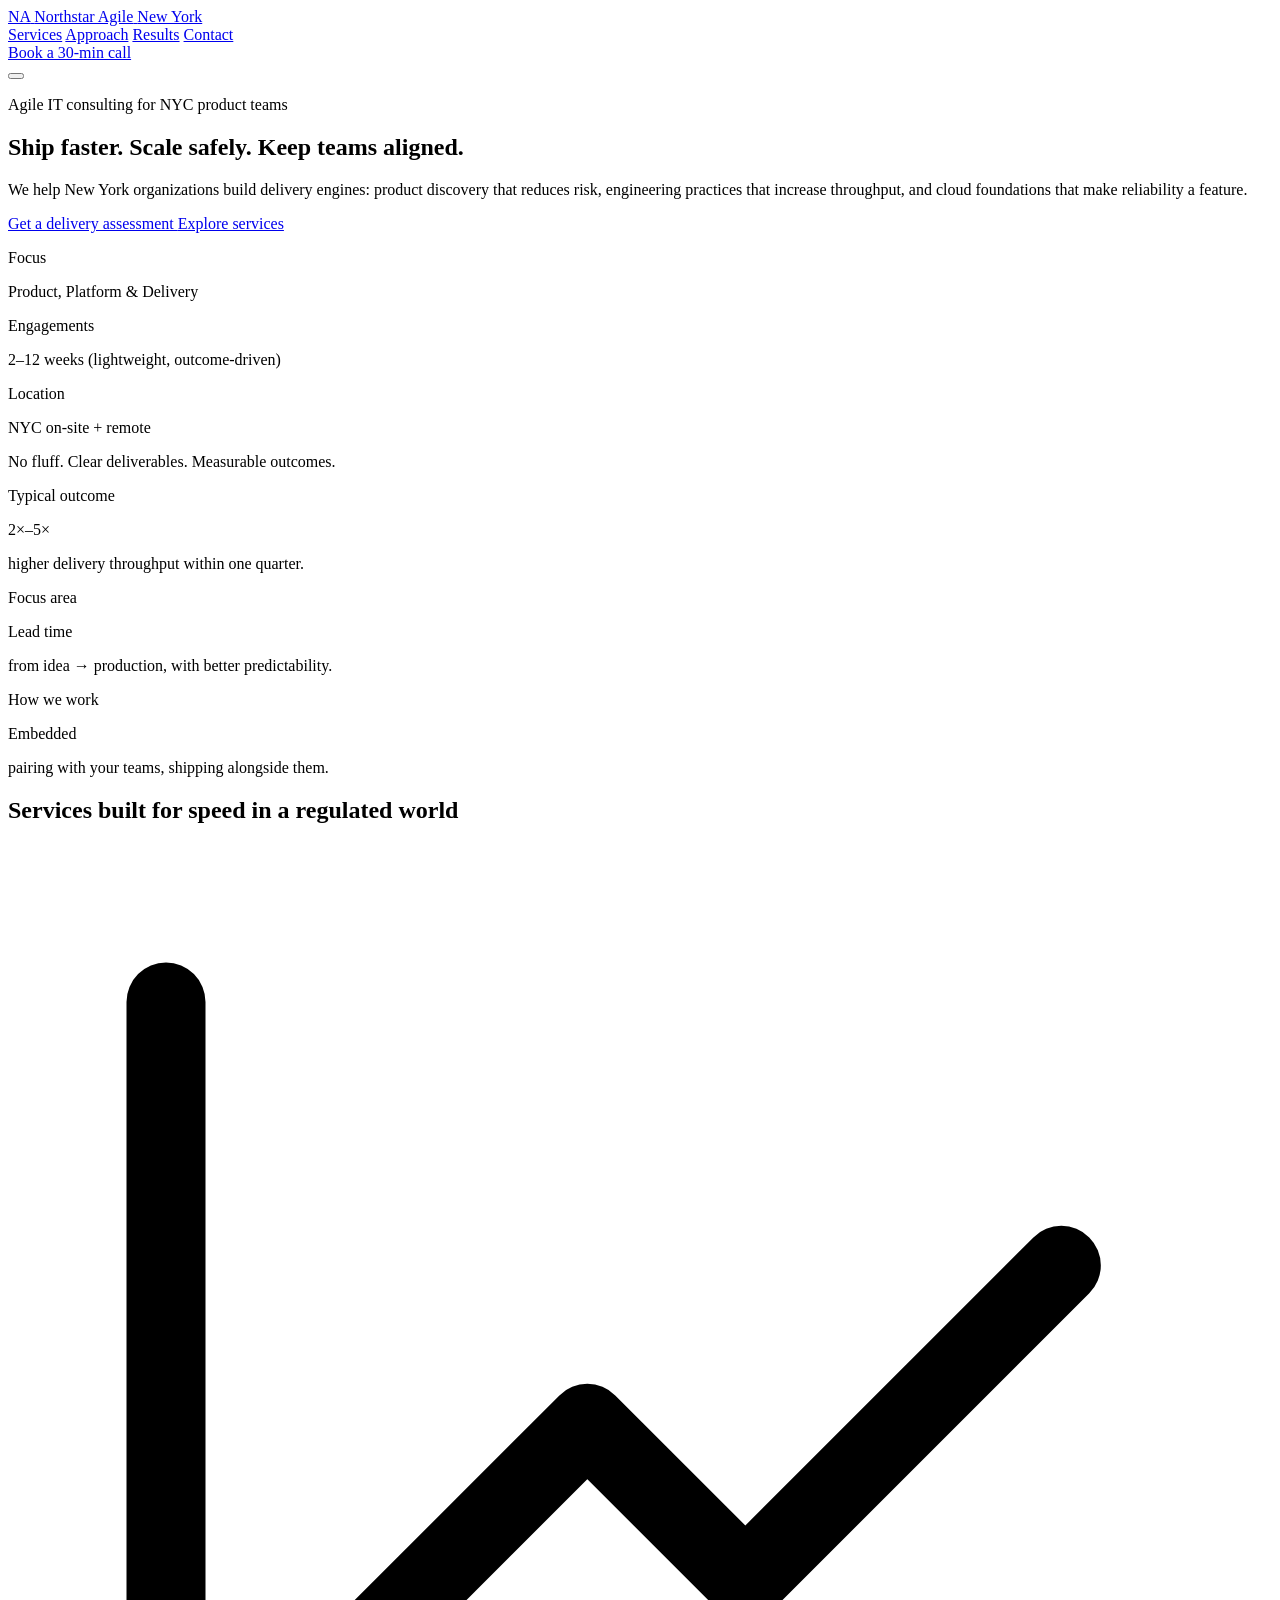
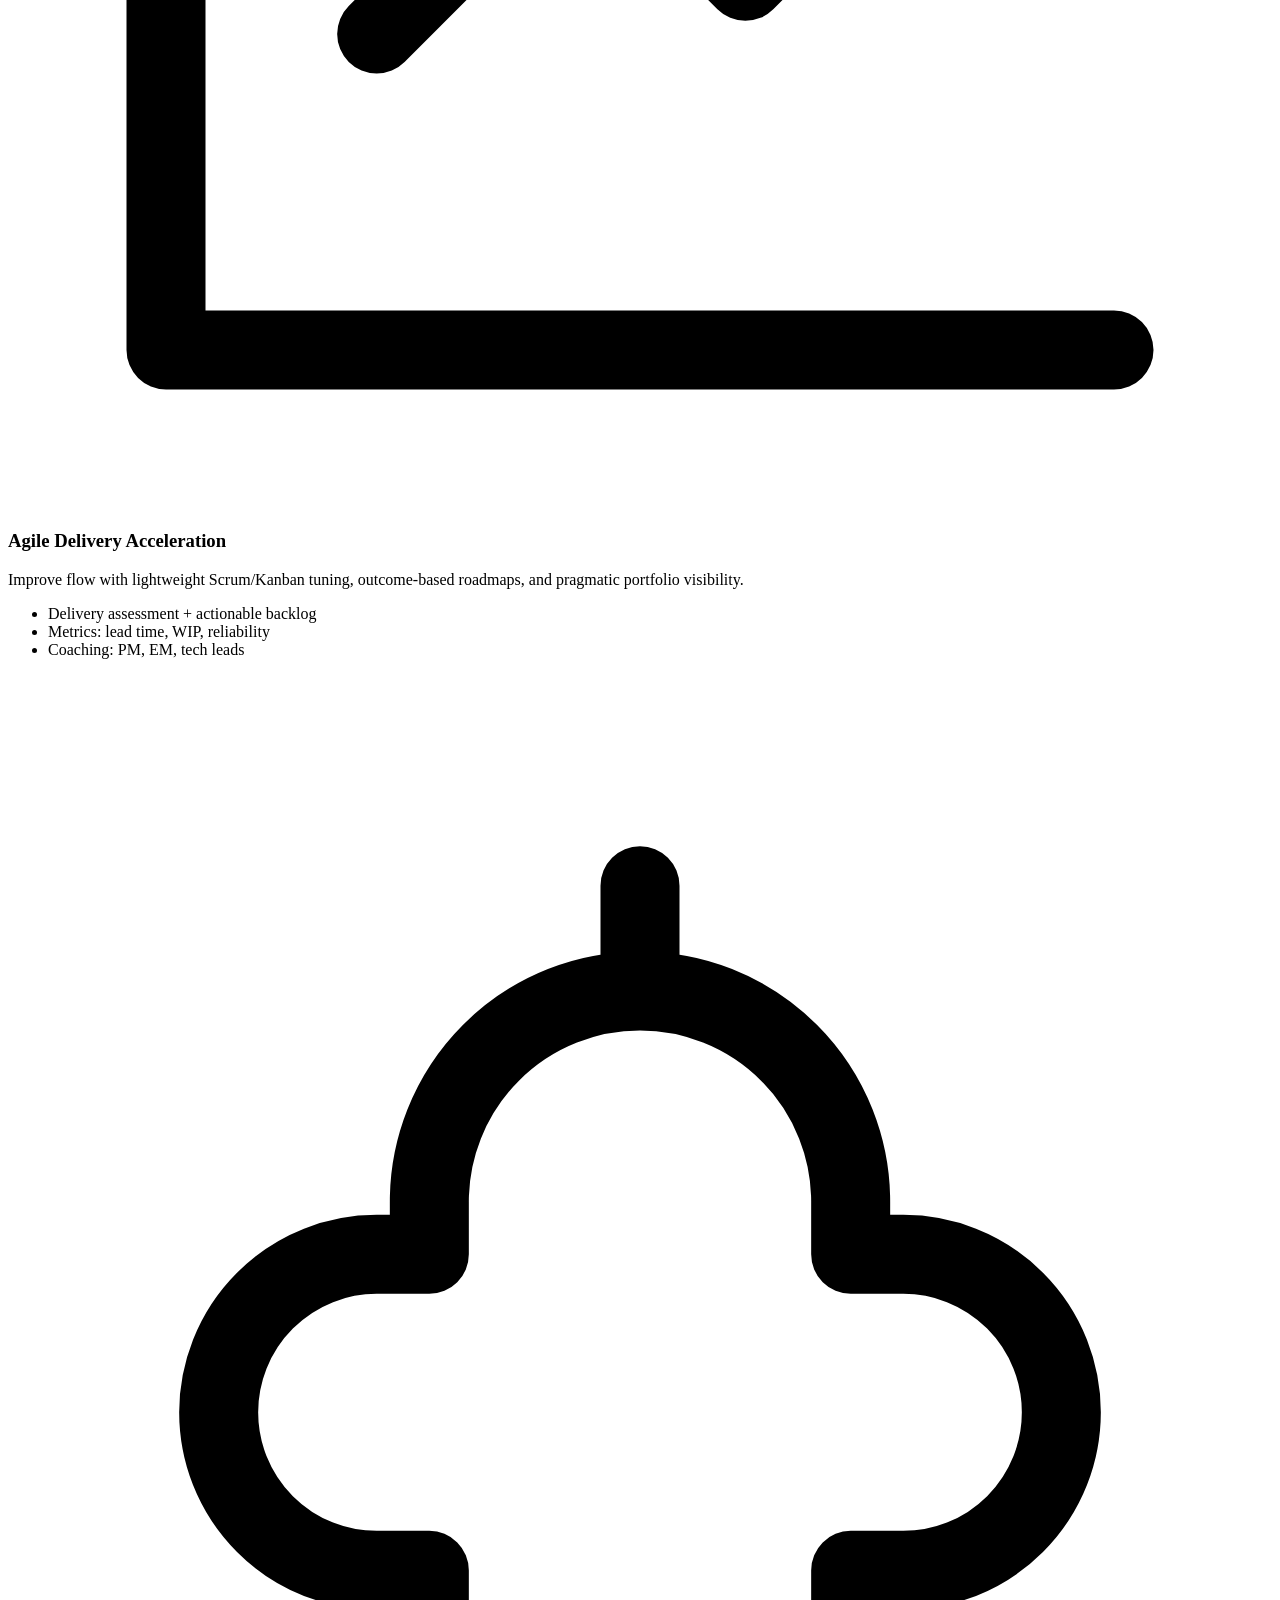
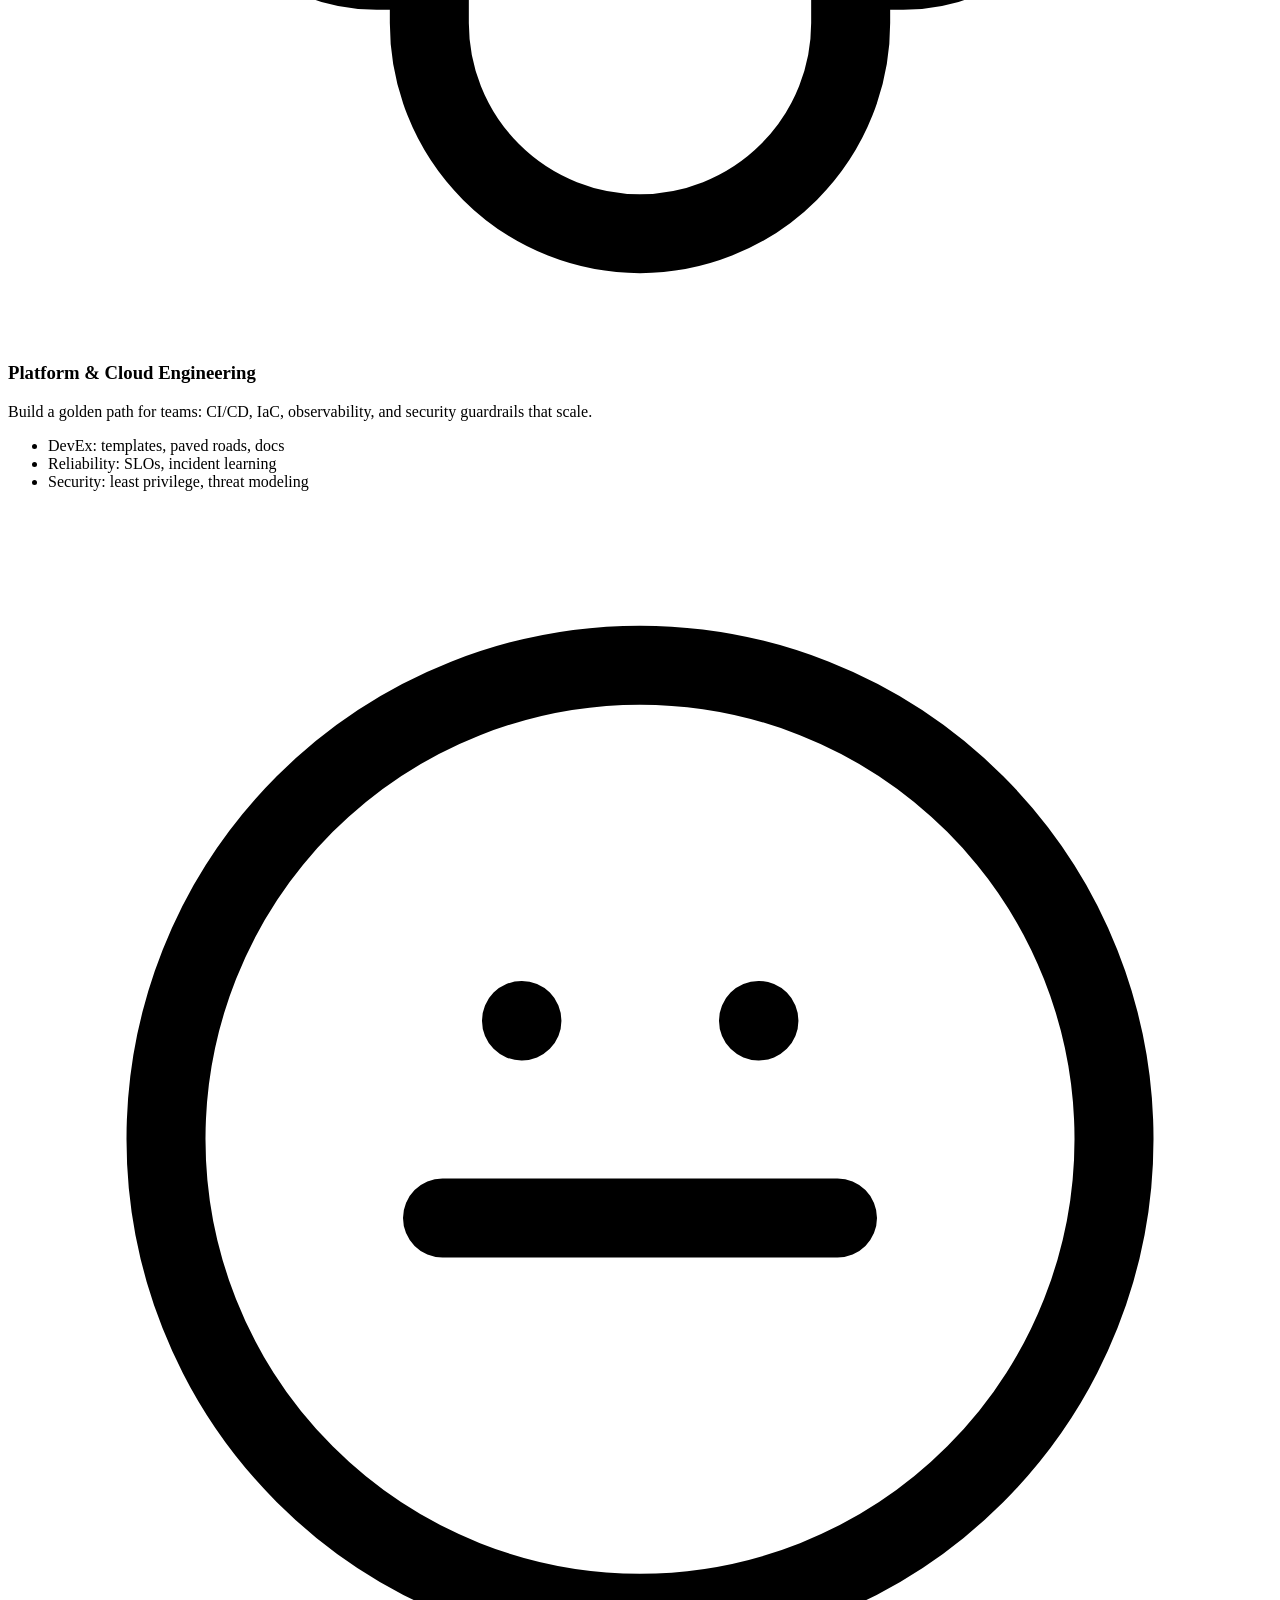
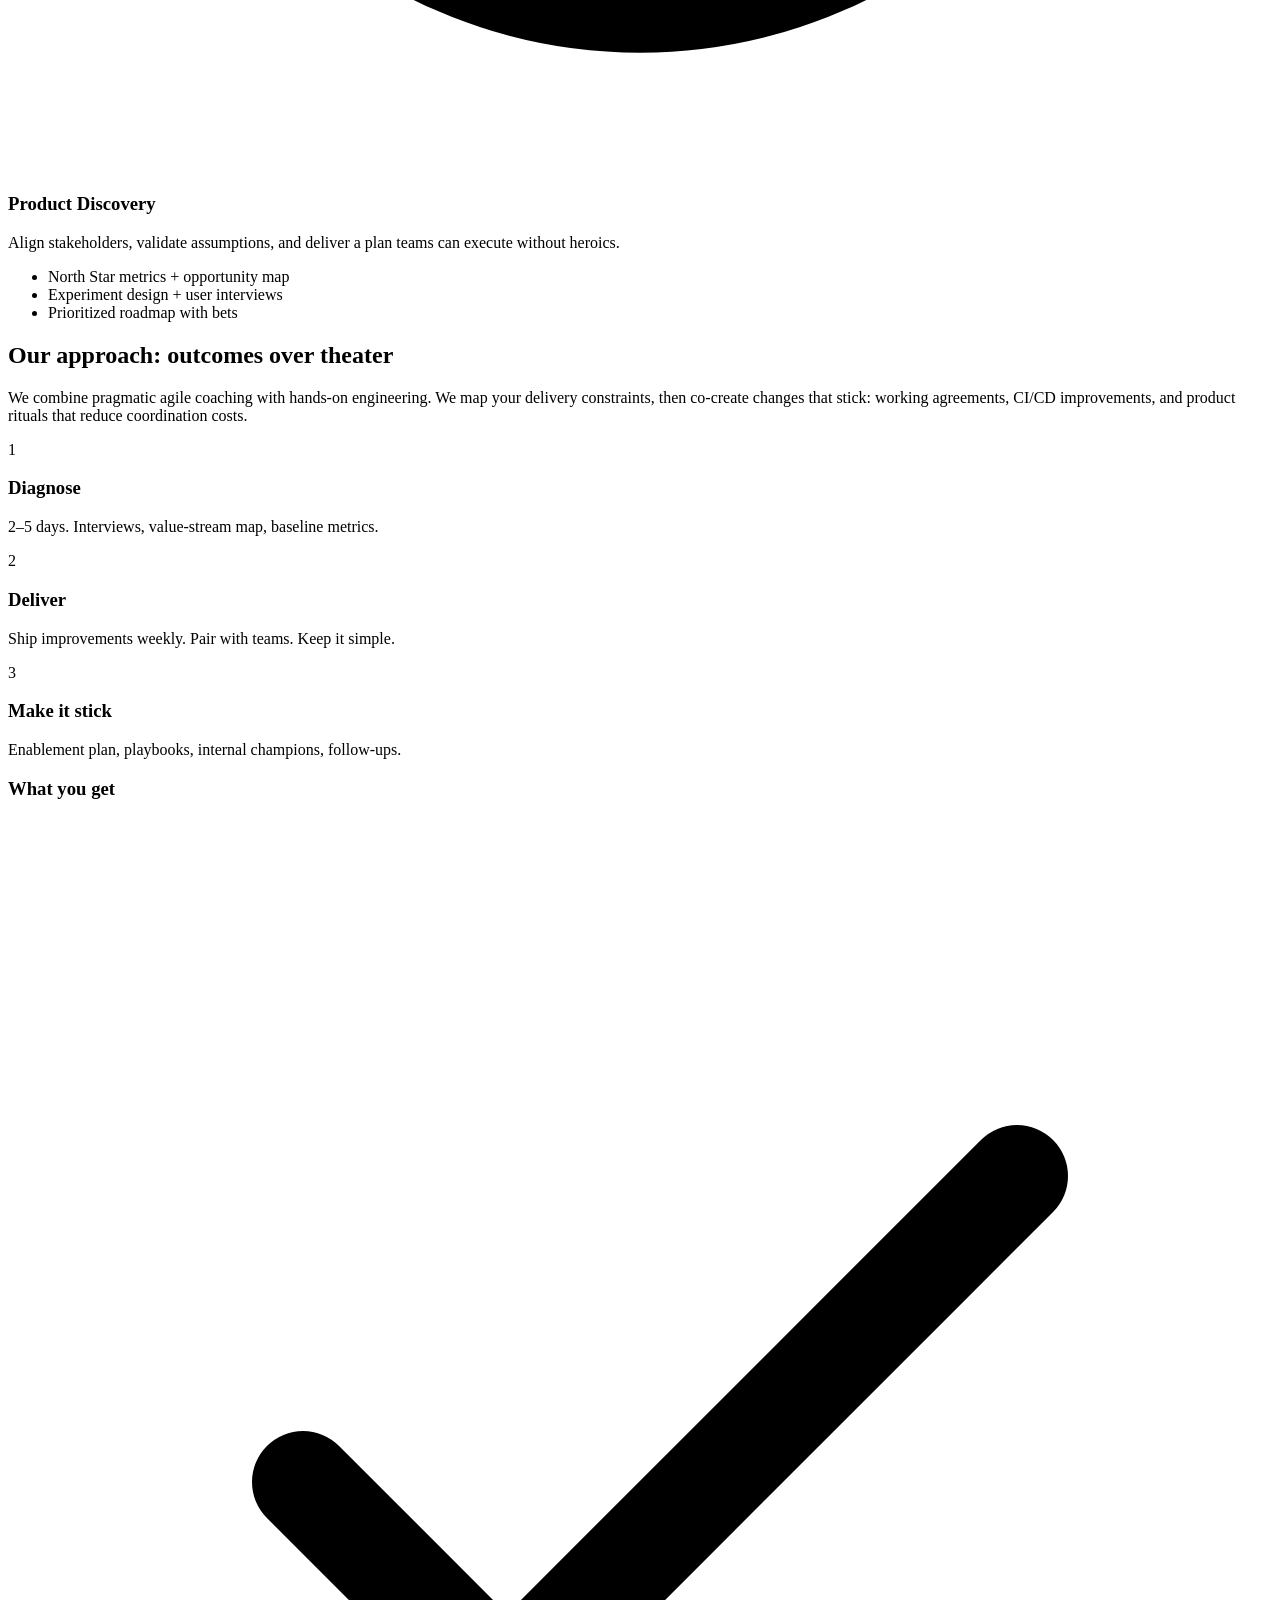
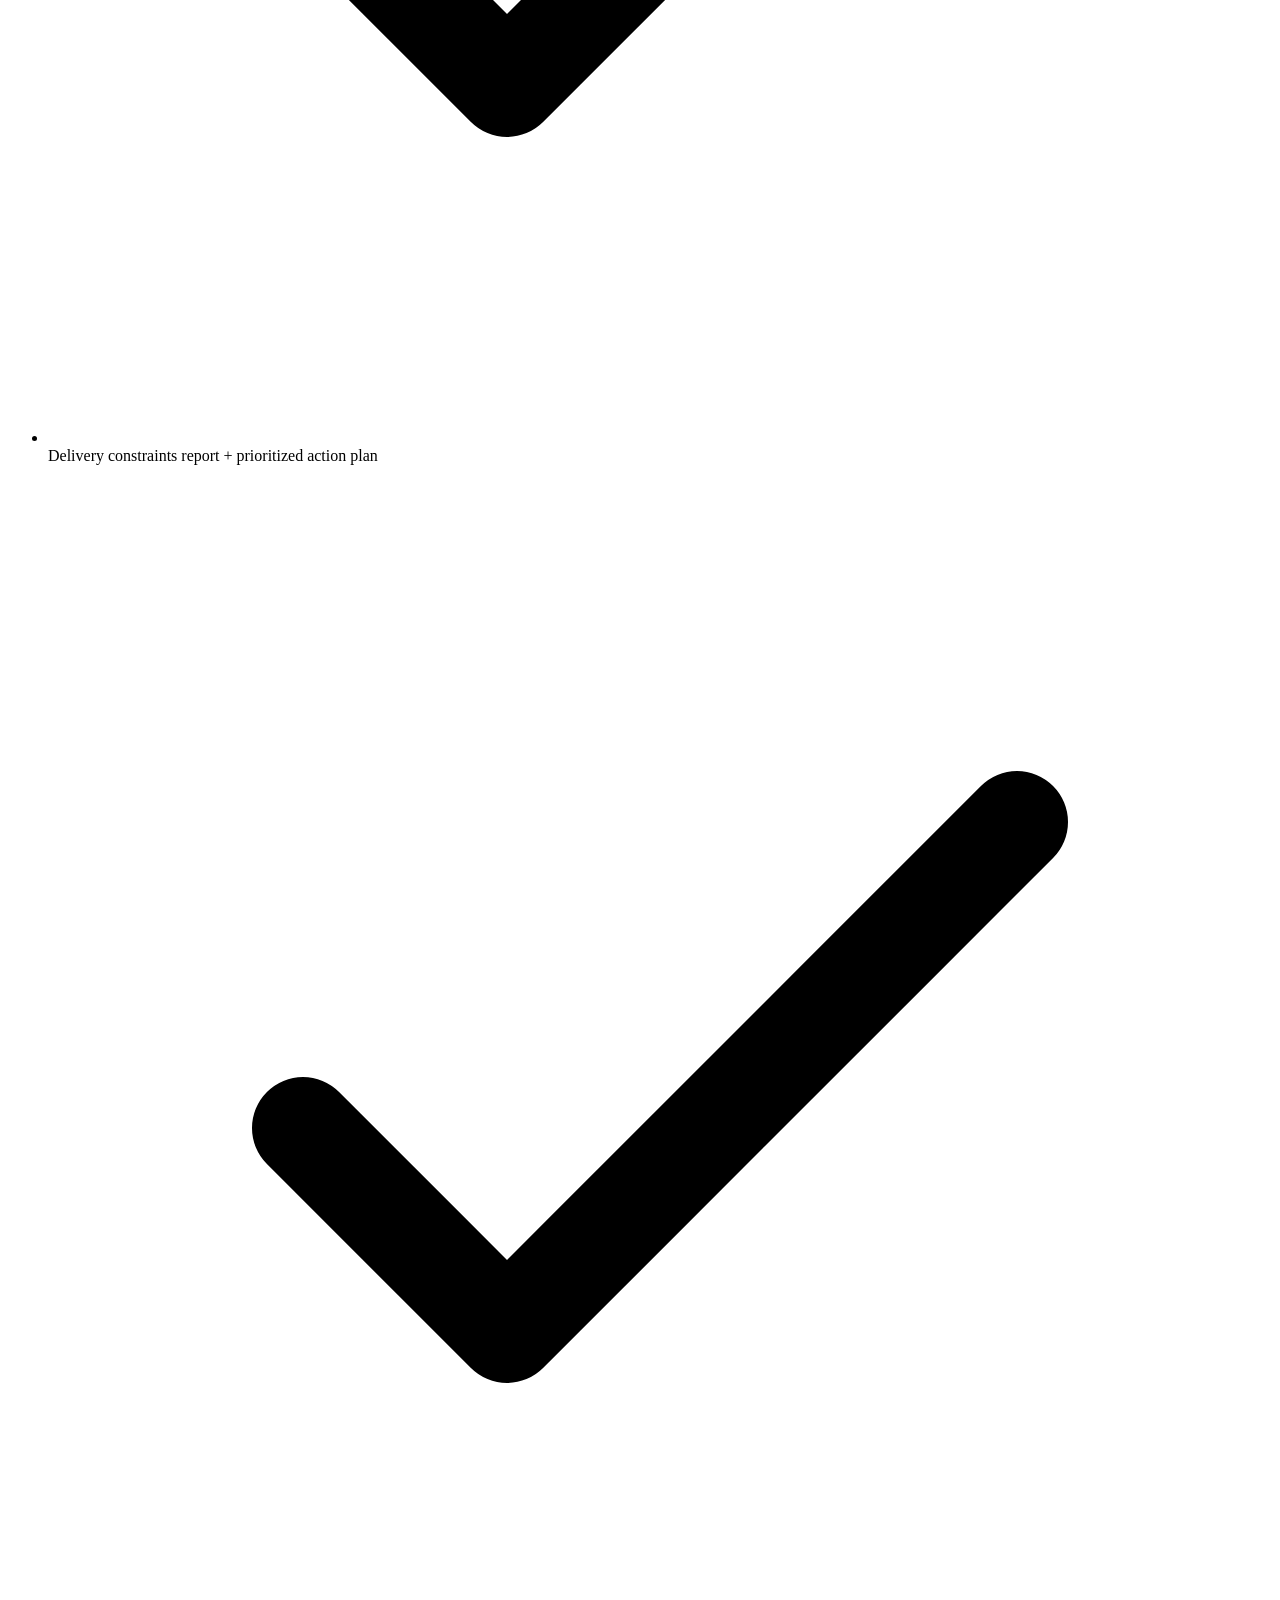
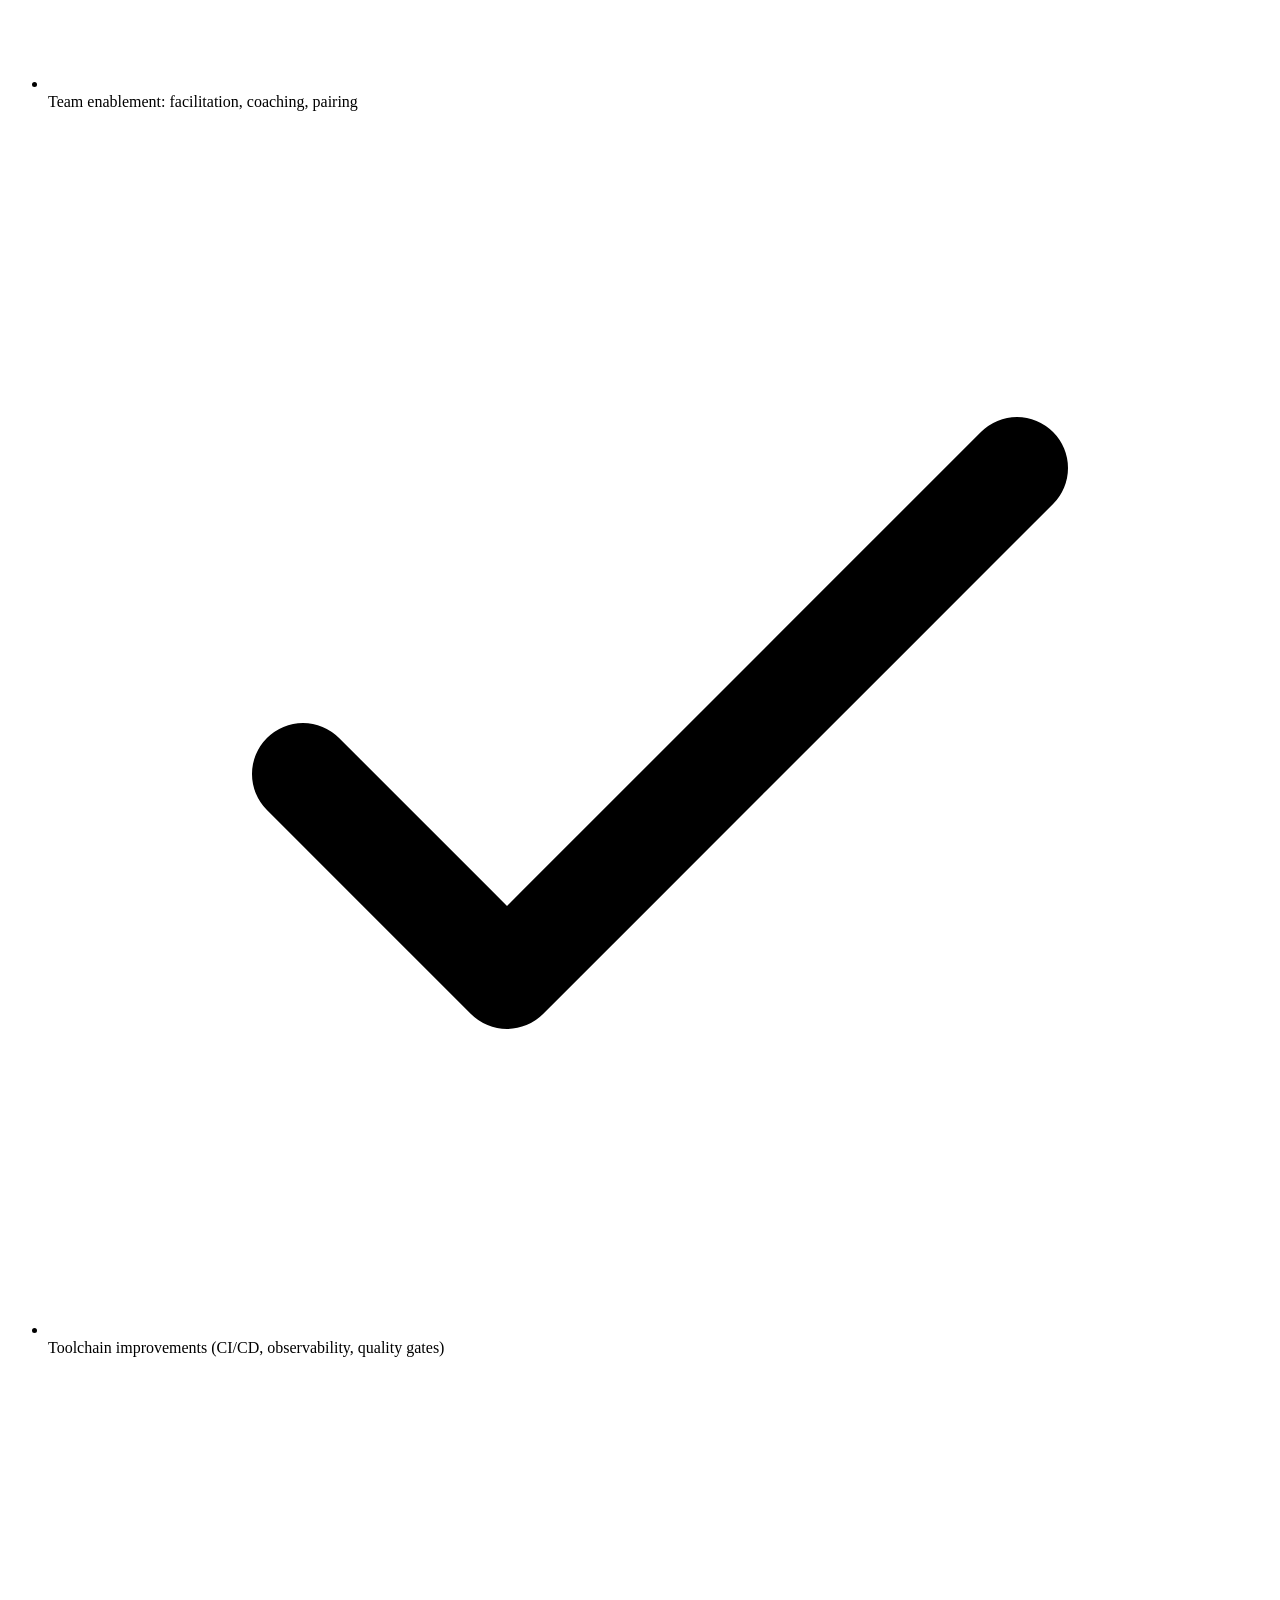
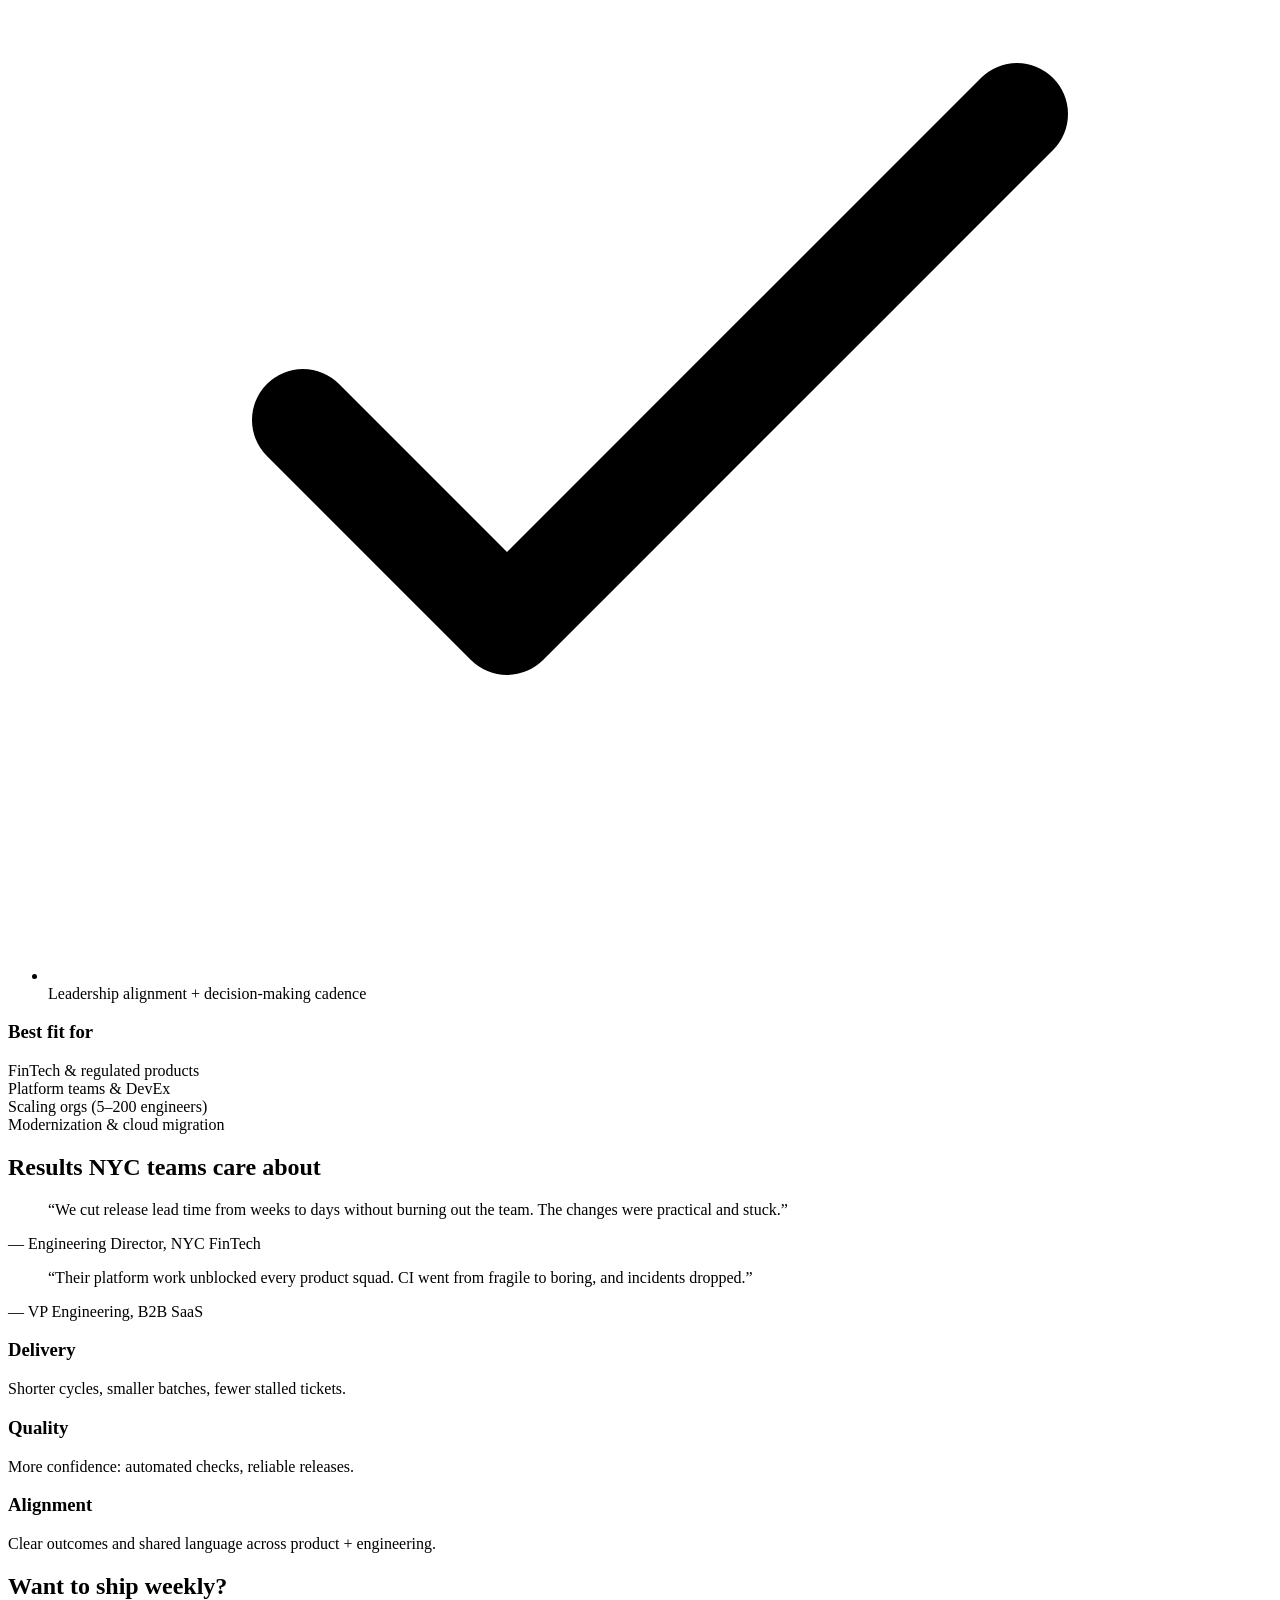
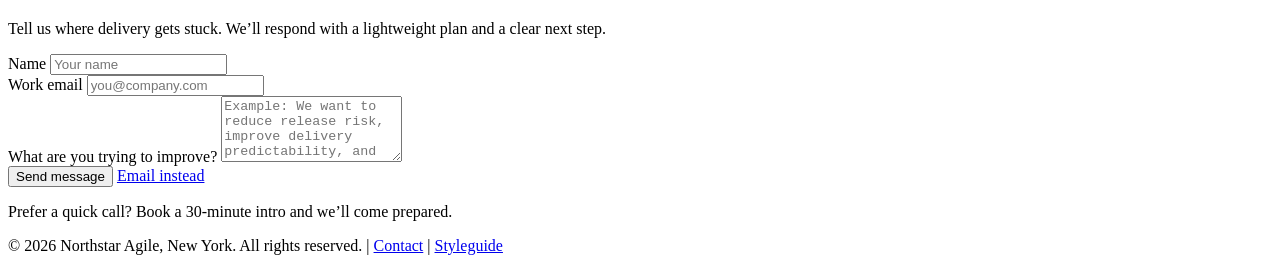
<file: src/nyc-agile-it-consulting/index.html>
<!DOCTYPE html>
<html lang="en" class="h-full scroll-smooth">

<head>
    <title>Northstar Agile — IT Consulting in New York</title>
    <meta charset="utf-8">
    <meta name="viewport" content="width=device-width, initial-scale=1">
    <meta name="description" content="Agile IT consulting in New York. Build delivery engines that ship weekly, scale safely, and align technology with business outcomes.">

    <!-- Include FOUC guard script -->
    <include src="partials/theme-fouc-guard.html"></include>

    <!-- Link to CSS will be injected here by HtmlWebpackPlugin -->
</head>

<body class="h-full bg-gray-50 dark:bg-gray-900 text-gray-900 dark:text-gray-100 transition-colors duration-200 overflow-x-hidden">

<div class="container mx-auto px-4 py-8 max-w-6xl">

    <!-- Header -->
    <header class="mb-10 flex items-center justify-between gap-6">
        <a href="#top" class="inline-flex items-center gap-2 font-bold tracking-tight text-gray-900 dark:text-white">
            <span class="grid place-items-center size-9 rounded-lg bg-gradient-to-br from-blue-600 to-purple-700 text-white shadow-sm">NA</span>
            <span class="text-lg">Northstar Agile</span>
            <span class="hidden sm:inline text-sm font-semibold text-gray-500 dark:text-gray-400">New York</span>
        </a>

        <nav class="hidden md:flex items-center gap-6 text-sm font-medium text-gray-700 dark:text-gray-300">
            <a class="hover:text-blue-700 dark:hover:text-blue-400" href="#services">Services</a>
            <a class="hover:text-blue-700 dark:hover:text-blue-400" href="#approach">Approach</a>
            <a class="hover:text-blue-700 dark:hover:text-blue-400" href="#results">Results</a>
            <a class="hover:text-blue-700 dark:hover:text-blue-400" href="#contact">Contact</a>
        </nav>

        <div class="flex items-center gap-3">
            <a
                href="#contact"
                class="hidden sm:inline-block px-4 py-2 text-sm font-semibold text-white bg-gradient-to-r from-blue-600 to-blue-700 hover:from-blue-700 hover:to-blue-800 rounded-md shadow-sm focus:outline-none focus:ring-2 focus:ring-offset-2 focus:ring-blue-500 dark:focus:ring-offset-gray-800 transition duration-150 ease-in-out cursor-pointer"
            >
                Book a 30-min call
            </a>

            <!-- Theme Toggle Controller -->
            <div data-controller="theme">
                <button
                    data-theme-target="toggleButton"
                    data-action="click->theme#toggle"
                    class="px-4 py-2 font-semibold text-sm text-white bg-purple-600 rounded-md shadow-sm
                           opacity-30 hover:opacity-100
                           hover:bg-purple-700 focus:outline-none focus:ring-2 focus:ring-offset-2 focus:ring-purple-500
                           dark:bg-indigo-600 dark:hover:bg-indigo-700 dark:focus:ring-offset-gray-800
                           cursor-pointer transition-opacity duration-200 ease-in-out"
                >
                    <!-- Text set by controller -->
                </button>
            </div>
        </div>
    </header>

    <!-- Hero (effects) -->
    <section id="top" class="relative mb-14 text-center effects-container" data-controller="hero-effects" style="perspective: 1000px;">
        <div
            class="relative z-10 py-16 px-6 bg-gradient-to-b from-gray-100 to-gray-200 dark:from-gray-800 dark:to-gray-900 rounded-xl shadow-sm
                   transition-transform duration-[3000ms] ease-in-out
                   transform rotate-x-[60deg] origin-top
                   [.effects-active_&]:[transform:scale(1.03)_rotateX(0deg)]"
            style="transform-style: preserve-3d;"
        >
            <p class="text-sm font-semibold tracking-wide text-gray-600 dark:text-gray-300">
                Agile IT consulting for NYC product teams
            </p>

            <h1 class="text-4xl md:text-6xl font-extrabold mb-4 leading-tight text-gray-900 dark:text-gray-100 transition-all duration-[2500ms] ease-in-out [transform:translateZ(40px)] [.effects-active_&]:[transform:translateZ(0px)]">
                Ship faster.
                <span class="block bg-gradient-to-r from-blue-600 to-purple-700 dark:from-blue-700 dark:to-purple-800 bg-clip-text text-transparent">
                    Scale safely.
                </span>
                Keep teams aligned.
            </h1>

            <p class="text-lg text-gray-700 dark:text-gray-100 mb-10 max-w-3xl mx-auto leading-relaxed transition-all duration-[2500ms] ease-in-out [transform:translateZ(150px)] [.effects-active_&]:[transform:translateZ(0px)]">
                We help New York organizations build delivery engines: product discovery that reduces risk, engineering practices that increase throughput,
                and cloud foundations that make reliability a feature.
            </p>

            <div class="flex flex-col sm:flex-row gap-3 justify-center items-center">
                <a
                    href="#contact"
                    class="inline-block px-8 py-4 font-bold text-lg text-white bg-gradient-to-r from-blue-600 to-blue-700 hover:from-blue-700 hover:to-blue-800 rounded-md shadow-lg focus:outline-none focus:ring-2 focus:ring-offset-2 focus:ring-blue-500 dark:focus:ring-offset-gray-800 transition-all duration-[2500ms] ease-in-out [transform:translateZ(80px)] [.effects-active_&]:[transform:translateZ(0px)]"
                >
                    Get a delivery assessment
                </a>
                <a
                    href="#services"
                    class="inline-block px-8 py-4 font-bold text-lg text-gray-800 dark:text-gray-100 bg-white/70 dark:bg-gray-800/70 border border-gray-200 dark:border-gray-700 rounded-md shadow-sm hover:bg-white dark:hover:bg-gray-800 focus:outline-none focus:ring-2 focus:ring-offset-2 focus:ring-blue-500 dark:focus:ring-offset-gray-800 transition cursor-pointer"
                >
                    Explore services
                </a>
            </div>

            <div class="mt-8 grid grid-cols-1 sm:grid-cols-3 gap-3 max-w-3xl mx-auto text-left">
                <div class="p-4 rounded-lg bg-white/70 dark:bg-gray-800/60 border border-gray-200 dark:border-gray-700">
                    <p class="text-xs font-semibold text-gray-500 dark:text-gray-400">Focus</p>
                    <p class="font-semibold">Product, Platform & Delivery</p>
                </div>
                <div class="p-4 rounded-lg bg-white/70 dark:bg-gray-800/60 border border-gray-200 dark:border-gray-700">
                    <p class="text-xs font-semibold text-gray-500 dark:text-gray-400">Engagements</p>
                    <p class="font-semibold">2–12 weeks (lightweight, outcome-driven)</p>
                </div>
                <div class="p-4 rounded-lg bg-white/70 dark:bg-gray-800/60 border border-gray-200 dark:border-gray-700">
                    <p class="text-xs font-semibold text-gray-500 dark:text-gray-400">Location</p>
                    <p class="font-semibold">NYC on-site + remote</p>
                </div>
            </div>

            <p class="text-sm text-gray-500 dark:text-gray-200 mt-6 drop-shadow transition-all duration-[2500ms] ease-in-out [transform:translateY(100px)] [.effects-active_&]:[transform:translateY(0px)]">
                No fluff. Clear deliverables. Measurable outcomes.
            </p>
        </div>
    </section>

    <!-- Social proof / quick stats -->
    <section class="mb-16">
        <div class="grid grid-cols-1 md:grid-cols-3 gap-6">
            <div class="bg-white dark:bg-gray-800 rounded-lg shadow-sm p-6 border border-gray-100 dark:border-gray-700">
                <p class="text-sm text-gray-600 dark:text-gray-400">Typical outcome</p>
                <p class="mt-2 text-3xl font-extrabold">2×–5×</p>
                <p class="mt-2 text-sm text-gray-600 dark:text-gray-400">higher delivery throughput within one quarter.</p>
            </div>
            <div class="bg-white dark:bg-gray-800 rounded-lg shadow-sm p-6 border border-gray-100 dark:border-gray-700">
                <p class="text-sm text-gray-600 dark:text-gray-400">Focus area</p>
                <p class="mt-2 text-3xl font-extrabold">Lead time</p>
                <p class="mt-2 text-sm text-gray-600 dark:text-gray-400">from idea → production, with better predictability.</p>
            </div>
            <div class="bg-white dark:bg-gray-800 rounded-lg shadow-sm p-6 border border-gray-100 dark:border-gray-700">
                <p class="text-sm text-gray-600 dark:text-gray-400">How we work</p>
                <p class="mt-2 text-3xl font-extrabold">Embedded</p>
                <p class="mt-2 text-sm text-gray-600 dark:text-gray-400">pairing with your teams, shipping alongside them.</p>
            </div>
        </div>
    </section>

    <!-- Services -->
    <section class="mb-16" id="services">
        <h2 class="text-3xl font-bold text-center mb-10 text-gray-800 dark:text-gray-200">Services built for speed in a regulated world</h2>

        <div class="grid grid-cols-1 md:grid-cols-3 gap-8">
            <div class="p-6 bg-white dark:bg-gray-800 rounded-lg shadow-sm border border-gray-100 dark:border-gray-700">
                <div class="flex items-center gap-3 mb-3">
                    <svg class="h-7 w-7 text-green-600 dark:text-green-400" xmlns="http://www.w3.org/2000/svg" fill="none" viewBox="0 0 24 24" stroke-width="1.5" stroke="currentColor">
                        <path stroke-linecap="round" stroke-linejoin="round" d="M3 3v18h18" />
                        <path stroke-linecap="round" stroke-linejoin="round" d="M7 15l4-4 3 3 6-6" />
                    </svg>
                    <h3 class="text-xl font-semibold">Agile Delivery Acceleration</h3>
                </div>
                <p class="text-sm text-gray-600 dark:text-gray-400">
                    Improve flow with lightweight Scrum/Kanban tuning, outcome-based roadmaps, and pragmatic portfolio visibility.
                </p>
                <ul class="mt-4 space-y-2 text-sm text-gray-700 dark:text-gray-300">
                    <li class="flex items-start gap-2"><span class="mt-1 size-1.5 rounded-full bg-green-500"></span><span>Delivery assessment + actionable backlog</span></li>
                    <li class="flex items-start gap-2"><span class="mt-1 size-1.5 rounded-full bg-green-500"></span><span>Metrics: lead time, WIP, reliability</span></li>
                    <li class="flex items-start gap-2"><span class="mt-1 size-1.5 rounded-full bg-green-500"></span><span>Coaching: PM, EM, tech leads</span></li>
                </ul>
            </div>

            <div class="p-6 bg-white dark:bg-gray-800 rounded-lg shadow-sm border border-gray-100 dark:border-gray-700">
                <div class="flex items-center gap-3 mb-3">
                    <svg class="h-7 w-7 text-blue-600 dark:text-blue-400" xmlns="http://www.w3.org/2000/svg" fill="none" viewBox="0 0 24 24" stroke-width="1.5" stroke="currentColor">
                        <path stroke-linecap="round" stroke-linejoin="round" d="M12 6V4m0 2a4 4 0 0 1 4 4v1h1a3 3 0 0 1 0 6h-1v1a4 4 0 0 1-8 0v-1H7a3 3 0 0 1 0-6h1V10a4 4 0 0 1 4-4Z" />
                    </svg>
                    <h3 class="text-xl font-semibold">Platform & Cloud Engineering</h3>
                </div>
                <p class="text-sm text-gray-600 dark:text-gray-400">
                    Build a golden path for teams: CI/CD, IaC, observability, and security guardrails that scale.
                </p>
                <ul class="mt-4 space-y-2 text-sm text-gray-700 dark:text-gray-300">
                    <li class="flex items-start gap-2"><span class="mt-1 size-1.5 rounded-full bg-blue-500"></span><span>DevEx: templates, paved roads, docs</span></li>
                    <li class="flex items-start gap-2"><span class="mt-1 size-1.5 rounded-full bg-blue-500"></span><span>Reliability: SLOs, incident learning</span></li>
                    <li class="flex items-start gap-2"><span class="mt-1 size-1.5 rounded-full bg-blue-500"></span><span>Security: least privilege, threat modeling</span></li>
                </ul>
            </div>

            <div class="p-6 bg-white dark:bg-gray-800 rounded-lg shadow-sm border border-gray-100 dark:border-gray-700">
                <div class="flex items-center gap-3 mb-3">
                    <svg class="h-7 w-7 text-purple-600 dark:text-purple-400" xmlns="http://www.w3.org/2000/svg" fill="none" viewBox="0 0 24 24" stroke-width="1.5" stroke="currentColor">
                        <path stroke-linecap="round" stroke-linejoin="round" d="M9.75 9.75h.008v.008H9.75V9.75Zm4.5 0h.008v.008h-.008V9.75ZM8.25 13.5h7.5" />
                        <path stroke-linecap="round" stroke-linejoin="round" d="M21 12a9 9 0 1 1-18 0 9 9 0 0 1 18 0Z" />
                    </svg>
                    <h3 class="text-xl font-semibold">Product Discovery</h3>
                </div>
                <p class="text-sm text-gray-600 dark:text-gray-400">
                    Align stakeholders, validate assumptions, and deliver a plan teams can execute without heroics.
                </p>
                <ul class="mt-4 space-y-2 text-sm text-gray-700 dark:text-gray-300">
                    <li class="flex items-start gap-2"><span class="mt-1 size-1.5 rounded-full bg-purple-500"></span><span>North Star metrics + opportunity map</span></li>
                    <li class="flex items-start gap-2"><span class="mt-1 size-1.5 rounded-full bg-purple-500"></span><span>Experiment design + user interviews</span></li>
                    <li class="flex items-start gap-2"><span class="mt-1 size-1.5 rounded-full bg-purple-500"></span><span>Prioritized roadmap with bets</span></li>
                </ul>
            </div>
        </div>
    </section>

    <!-- Approach -->
    <section class="mb-16" id="approach">
        <div class="grid grid-cols-1 lg:grid-cols-2 gap-10 items-start">
            <div class="bg-gray-100 dark:bg-gray-800/50 border border-gray-200 dark:border-gray-700 rounded-xl p-8">
                <h2 class="text-3xl font-bold mb-3 text-gray-800 dark:text-gray-200">Our approach: outcomes over theater</h2>
                <p class="text-gray-700 dark:text-gray-300 leading-relaxed">
                    We combine pragmatic agile coaching with hands-on engineering. We map your delivery constraints, then co-create changes that stick:
                    working agreements, CI/CD improvements, and product rituals that reduce coordination costs.
                </p>

                <div class="mt-6 space-y-4">
                    <div class="flex gap-3">
                        <span class="mt-1 inline-flex size-6 items-center justify-center rounded-full bg-blue-600 text-white text-sm font-bold">1</span>
                        <div>
                            <h3 class="font-semibold">Diagnose</h3>
                            <p class="text-sm text-gray-600 dark:text-gray-400">2–5 days. Interviews, value-stream map, baseline metrics.</p>
                        </div>
                    </div>
                    <div class="flex gap-3">
                        <span class="mt-1 inline-flex size-6 items-center justify-center rounded-full bg-blue-600 text-white text-sm font-bold">2</span>
                        <div>
                            <h3 class="font-semibold">Deliver</h3>
                            <p class="text-sm text-gray-600 dark:text-gray-400">Ship improvements weekly. Pair with teams. Keep it simple.</p>
                        </div>
                    </div>
                    <div class="flex gap-3">
                        <span class="mt-1 inline-flex size-6 items-center justify-center rounded-full bg-blue-600 text-white text-sm font-bold">3</span>
                        <div>
                            <h3 class="font-semibold">Make it stick</h3>
                            <p class="text-sm text-gray-600 dark:text-gray-400">Enablement plan, playbooks, internal champions, follow-ups.</p>
                        </div>
                    </div>
                </div>
            </div>

            <div class="space-y-6">
                <div class="bg-white dark:bg-gray-800 rounded-lg shadow-sm p-6 border border-gray-100 dark:border-gray-700">
                    <h3 class="text-xl font-semibold mb-2">What you get</h3>
                    <ul class="space-y-2 text-sm text-gray-700 dark:text-gray-300">
                        <li class="flex items-start"><svg class="h-5 w-5 text-green-500 mr-2 shrink-0 mt-0.5" fill="none" viewBox="0 0 24 24" stroke="currentColor" stroke-width="2"><path stroke-linecap="round" stroke-linejoin="round" d="M5 13l4 4L19 7"/></svg><span>Delivery constraints report + prioritized action plan</span></li>
                        <li class="flex items-start"><svg class="h-5 w-5 text-green-500 mr-2 shrink-0 mt-0.5" fill="none" viewBox="0 0 24 24" stroke="currentColor" stroke-width="2"><path stroke-linecap="round" stroke-linejoin="round" d="M5 13l4 4L19 7"/></svg><span>Team enablement: facilitation, coaching, pairing</span></li>
                        <li class="flex items-start"><svg class="h-5 w-5 text-green-500 mr-2 shrink-0 mt-0.5" fill="none" viewBox="0 0 24 24" stroke="currentColor" stroke-width="2"><path stroke-linecap="round" stroke-linejoin="round" d="M5 13l4 4L19 7"/></svg><span>Toolchain improvements (CI/CD, observability, quality gates)</span></li>
                        <li class="flex items-start"><svg class="h-5 w-5 text-green-500 mr-2 shrink-0 mt-0.5" fill="none" viewBox="0 0 24 24" stroke="currentColor" stroke-width="2"><path stroke-linecap="round" stroke-linejoin="round" d="M5 13l4 4L19 7"/></svg><span>Leadership alignment + decision-making cadence</span></li>
                    </ul>
                </div>

                <div class="bg-white dark:bg-gray-800 rounded-lg shadow-sm p-6 border border-gray-100 dark:border-gray-700">
                    <h3 class="text-xl font-semibold mb-2">Best fit for</h3>
                    <div class="grid grid-cols-1 sm:grid-cols-2 gap-3 text-sm">
                        <div class="p-4 rounded-lg bg-gray-50 dark:bg-gray-900/40 border border-gray-200 dark:border-gray-700">FinTech & regulated products</div>
                        <div class="p-4 rounded-lg bg-gray-50 dark:bg-gray-900/40 border border-gray-200 dark:border-gray-700">Platform teams & DevEx</div>
                        <div class="p-4 rounded-lg bg-gray-50 dark:bg-gray-900/40 border border-gray-200 dark:border-gray-700">Scaling orgs (5–200 engineers)</div>
                        <div class="p-4 rounded-lg bg-gray-50 dark:bg-gray-900/40 border border-gray-200 dark:border-gray-700">Modernization & cloud migration</div>
                    </div>
                </div>
            </div>
        </div>
    </section>

    <!-- Results / testimonials -->
    <section class="mb-16" id="results">
        <h2 class="text-3xl font-bold text-center mb-10 text-gray-800 dark:text-gray-200">Results NYC teams care about</h2>

        <div class="grid grid-cols-1 md:grid-cols-2 gap-8 max-w-5xl mx-auto">
            <div class="bg-white dark:bg-gray-800 rounded-lg shadow-md p-6 border border-gray-100 dark:border-gray-700">
                <blockquote class="italic text-gray-700 dark:text-gray-300 mb-4">
                    “We cut release lead time from weeks to days without burning out the team. The changes were practical and stuck.”
                </blockquote>
                <p class="font-semibold text-sm">— Engineering Director, NYC FinTech</p>
            </div>

            <div class="bg-white dark:bg-gray-800 rounded-lg shadow-md p-6 border border-gray-100 dark:border-gray-700">
                <blockquote class="italic text-gray-700 dark:text-gray-300 mb-4">
                    “Their platform work unblocked every product squad. CI went from fragile to boring, and incidents dropped.”
                </blockquote>
                <p class="font-semibold text-sm">— VP Engineering, B2B SaaS</p>
            </div>
        </div>

        <div class="mt-10 grid grid-cols-1 md:grid-cols-3 gap-6">
            <div class="p-6 rounded-lg bg-gray-100 dark:bg-gray-800/50 border border-gray-200 dark:border-gray-700">
                <h3 class="font-semibold">Delivery</h3>
                <p class="mt-1 text-sm text-gray-700 dark:text-gray-300">Shorter cycles, smaller batches, fewer stalled tickets.</p>
            </div>
            <div class="p-6 rounded-lg bg-gray-100 dark:bg-gray-800/50 border border-gray-200 dark:border-gray-700">
                <h3 class="font-semibold">Quality</h3>
                <p class="mt-1 text-sm text-gray-700 dark:text-gray-300">More confidence: automated checks, reliable releases.</p>
            </div>
            <div class="p-6 rounded-lg bg-gray-100 dark:bg-gray-800/50 border border-gray-200 dark:border-gray-700">
                <h3 class="font-semibold">Alignment</h3>
                <p class="mt-1 text-sm text-gray-700 dark:text-gray-300">Clear outcomes and shared language across product + engineering.</p>
            </div>
        </div>
    </section>

    <!-- Contact / CTA -->
    <section class="mb-6 py-12 bg-indigo-600 dark:bg-indigo-800 rounded-xl text-center text-white" id="contact">
        <div class="container mx-auto px-6 max-w-2xl">
            <h2 class="text-3xl font-bold mb-4">Want to ship weekly?</h2>
            <p class="mb-8 text-indigo-100 dark:text-indigo-200">
                Tell us where delivery gets stuck. We’ll respond with a lightweight plan and a clear next step.
            </p>

            <form class="grid grid-cols-1 sm:grid-cols-2 gap-3 text-left">
                <div>
                    <label for="name" class="block text-sm font-medium text-indigo-100 mb-1">Name</label>
                    <input
                        type="text"
                        name="name"
                        id="name"
                        class="block w-full px-4 py-3 rounded-md shadow-sm border border-indigo-400 dark:border-indigo-600 focus:ring-white focus:border-white sm:text-sm text-gray-900 bg-white dark:bg-gray-700 dark:text-white"
                        placeholder="Your name"
                    >
                </div>
                <div>
                    <label for="email" class="block text-sm font-medium text-indigo-100 mb-1">Work email</label>
                    <input
                        type="email"
                        name="email"
                        id="email"
                        class="block w-full px-4 py-3 rounded-md shadow-sm border border-indigo-400 dark:border-indigo-600 focus:ring-white focus:border-white sm:text-sm text-gray-900 bg-white dark:bg-gray-700 dark:text-white"
                        placeholder="you@company.com"
                    >
                </div>
                <div class="sm:col-span-2">
                    <label for="message" class="block text-sm font-medium text-indigo-100 mb-1">What are you trying to improve?</label>
                    <textarea
                        id="message"
                        name="message"
                        rows="4"
                        class="block w-full px-4 py-3 rounded-md shadow-sm border border-indigo-400 dark:border-indigo-600 focus:ring-white focus:border-white sm:text-sm text-gray-900 bg-white dark:bg-gray-700 dark:text-white"
                        placeholder="Example: We want to reduce release risk, improve delivery predictability, and build a platform team..."
                    ></textarea>
                </div>

                <div class="sm:col-span-2 flex flex-col sm:flex-row gap-3 items-center justify-center mt-2">
                    <button
                        type="submit"
                        class="w-full sm:w-auto px-8 py-3 font-semibold text-indigo-700 bg-white rounded-md shadow-md hover:bg-indigo-50 focus:outline-none focus:ring-2 focus:ring-offset-2 focus:ring-white focus:ring-offset-indigo-700 dark:bg-indigo-100 dark:text-indigo-900 dark:hover:bg-indigo-200 transition duration-150 ease-in-out cursor-pointer"
                    >
                        Send message
                    </button>
                    <a
                        class="w-full sm:w-auto text-center px-8 py-3 font-semibold text-white/95 border border-white/30 rounded-md hover:bg-white/10 focus:outline-none focus:ring-2 focus:ring-offset-2 focus:ring-white focus:ring-offset-indigo-700 transition"
                        href="mailto:hello@northstaragile.nyc?subject=Agile%20IT%20Consulting%20in%20NYC"
                    >
                        Email instead
                    </a>
                </div>
            </form>

            <p class="text-xs text-indigo-200 dark:text-indigo-300 mt-6">
                Prefer a quick call? Book a 30‑minute intro and we’ll come prepared.
            </p>
        </div>
    </section>

</div>

<!-- Footer -->
<footer class="bg-gray-100 dark:bg-gray-800 border-t border-gray-200 dark:border-gray-700 mt-16 py-8">
    <div class="container mx-auto px-4 text-center text-sm text-gray-600 dark:text-gray-400">
        &copy; 2026 Northstar Agile, New York. All rights reserved.
        <span class="mx-2">|</span>
        <a href="#contact" class="hover:underline">Contact</a>
        <span class="mx-2">|</span>
        <a href="../styleguide/index.html" class="hover:underline">Styleguide</a>
    </div>
</footer>

<!-- The script tag will be injected by HtmlWebpackPlugin -->
</body>

</html>
</file>
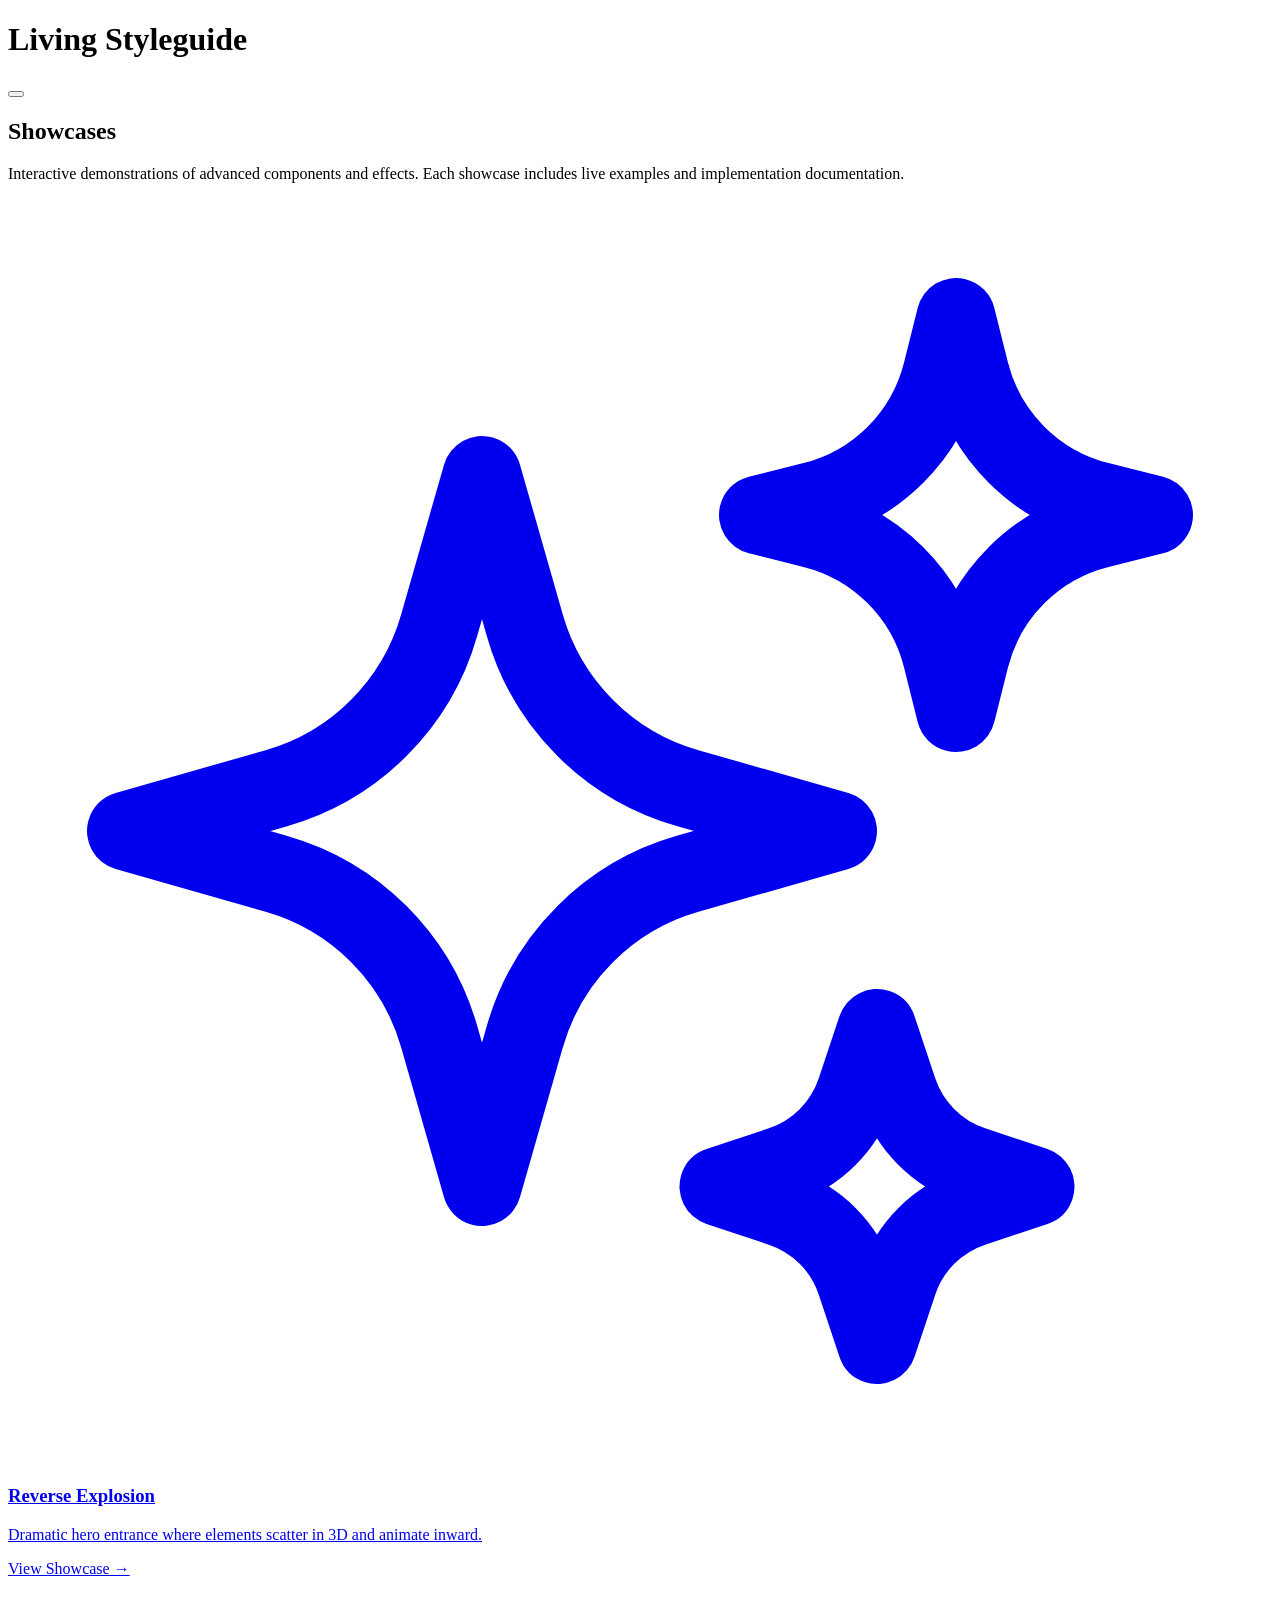
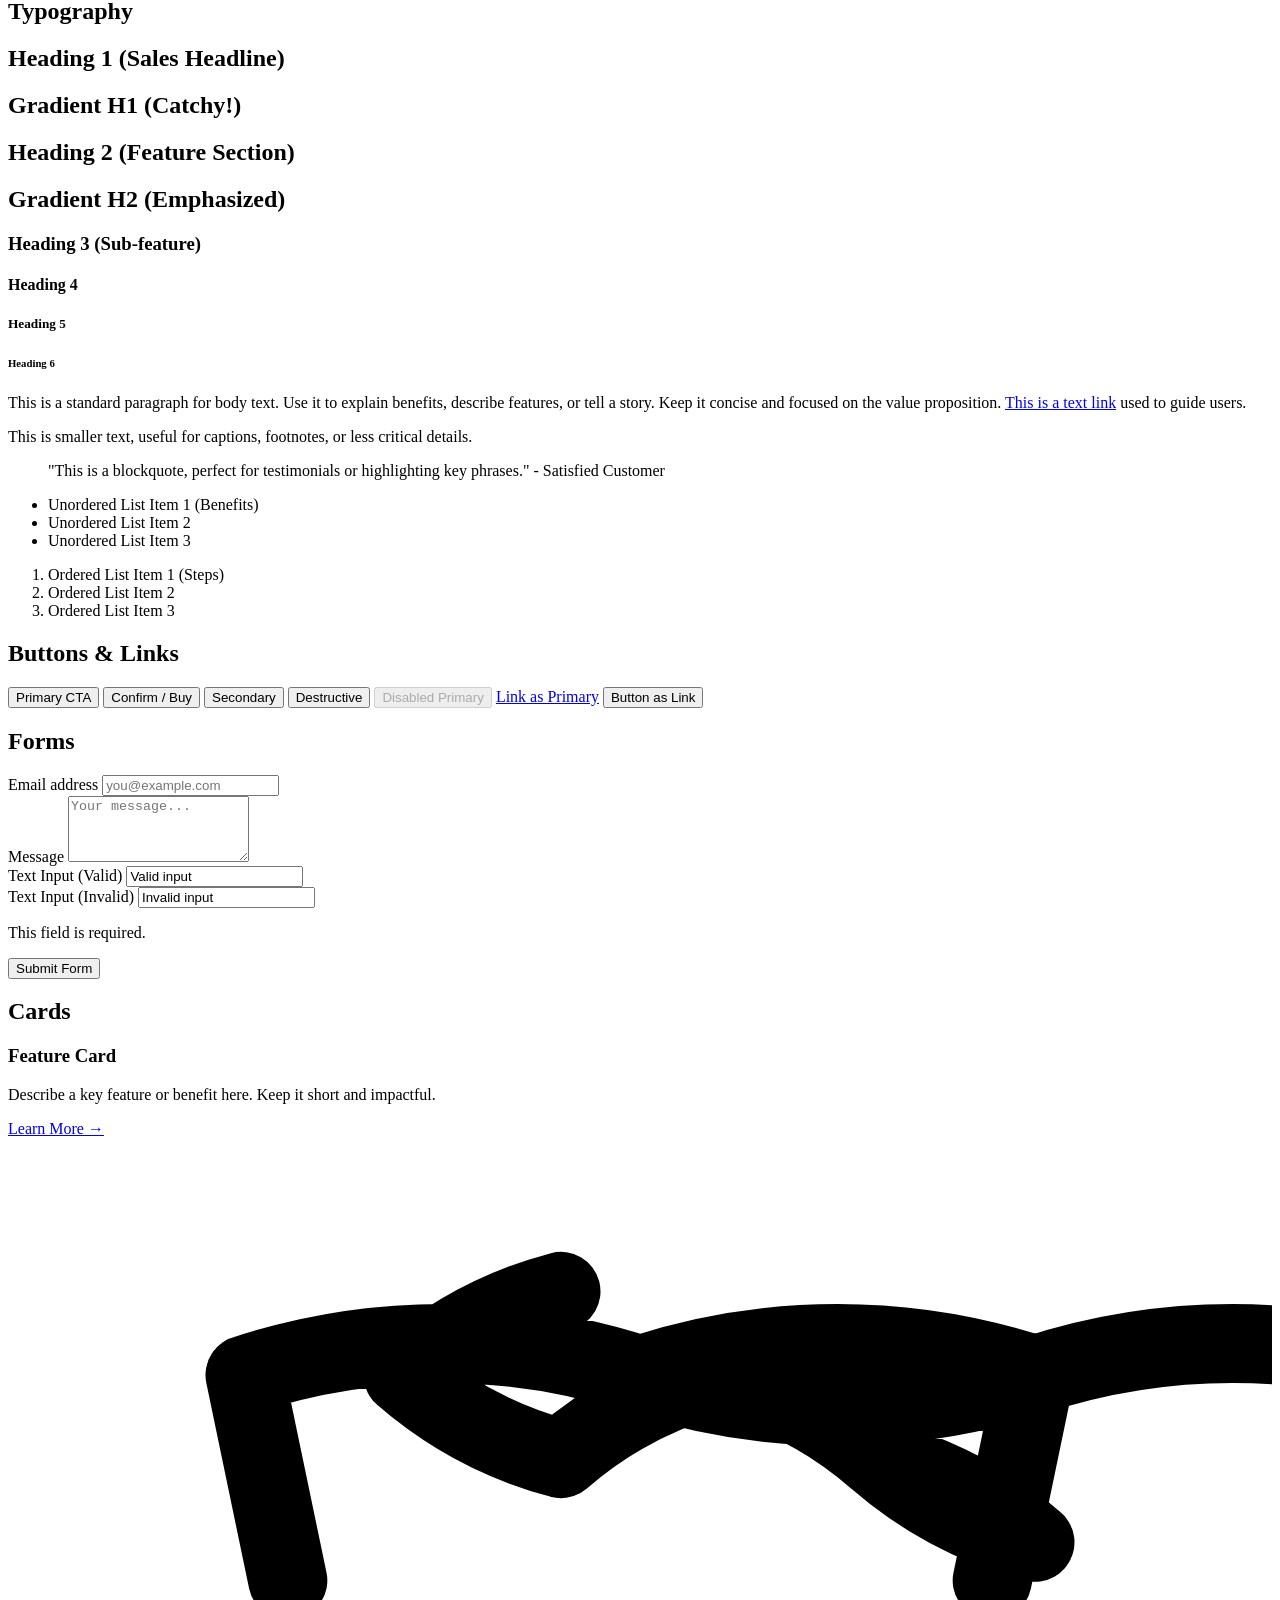
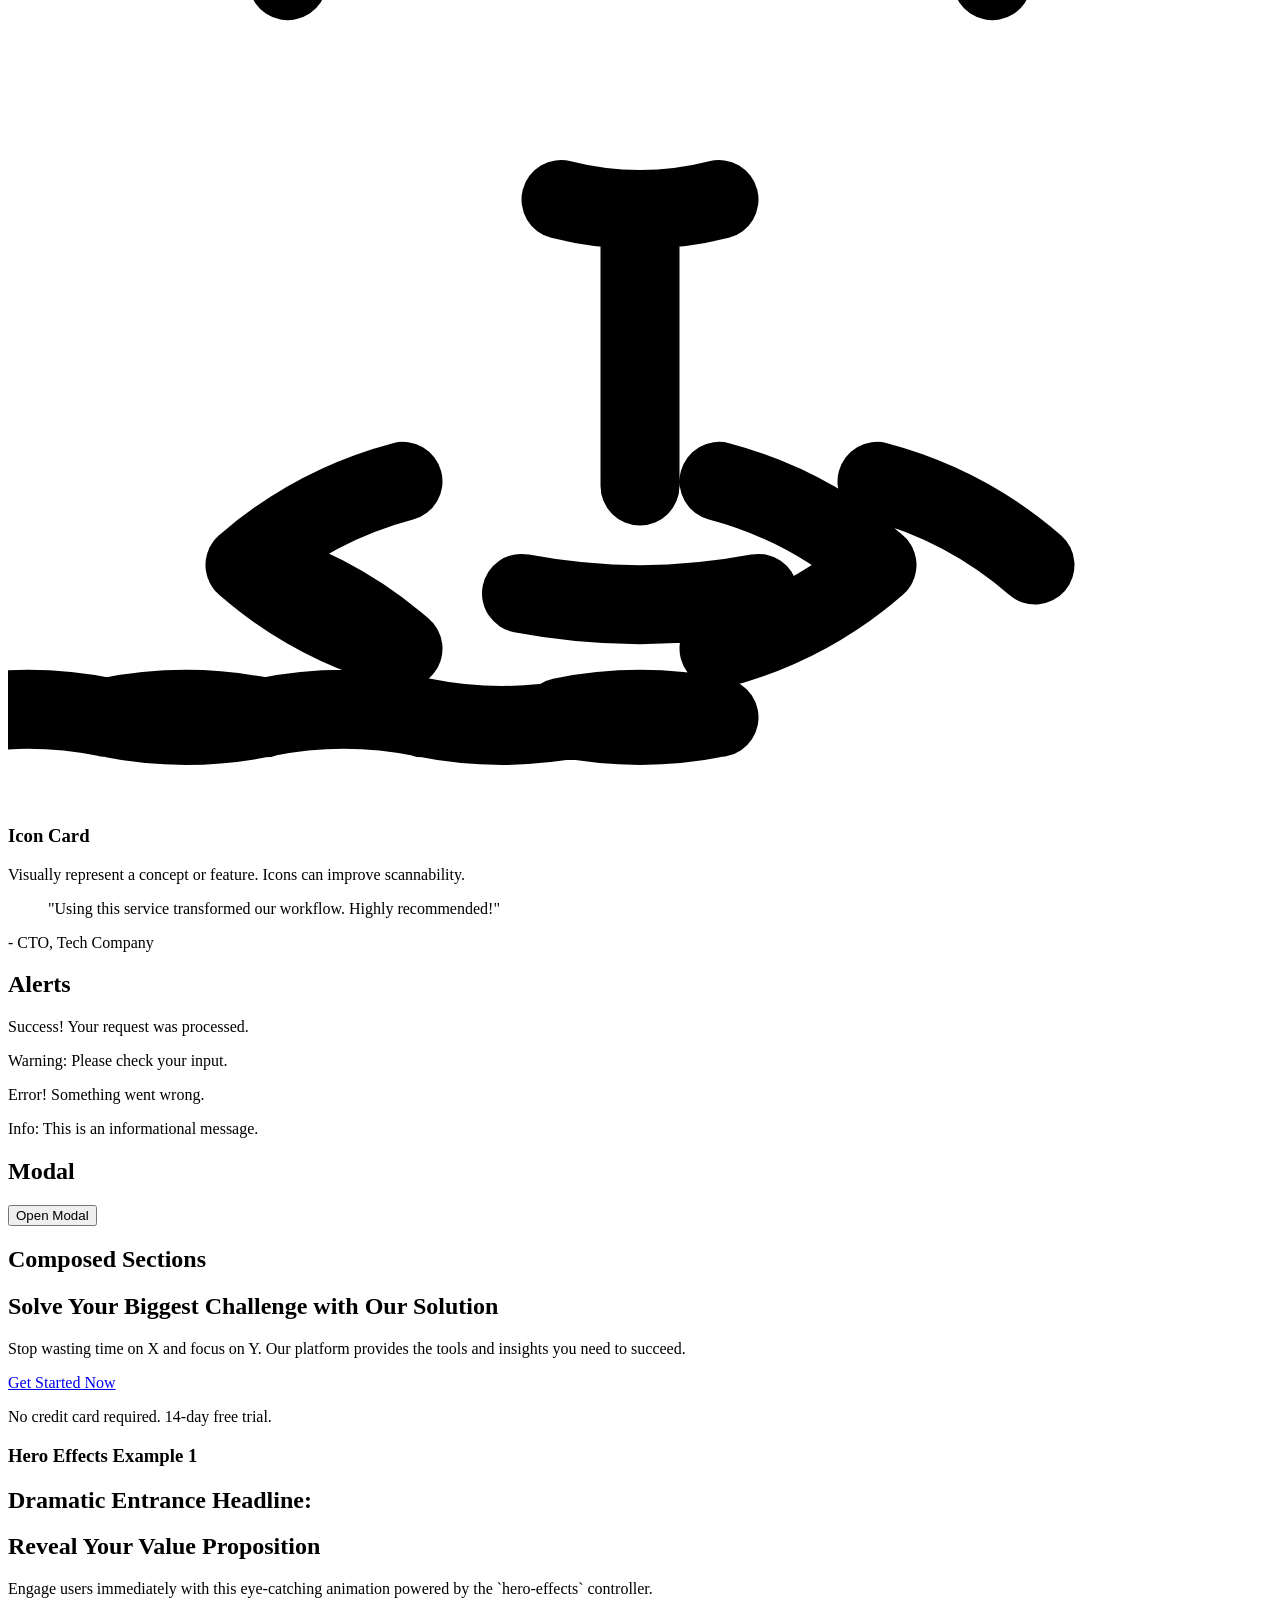
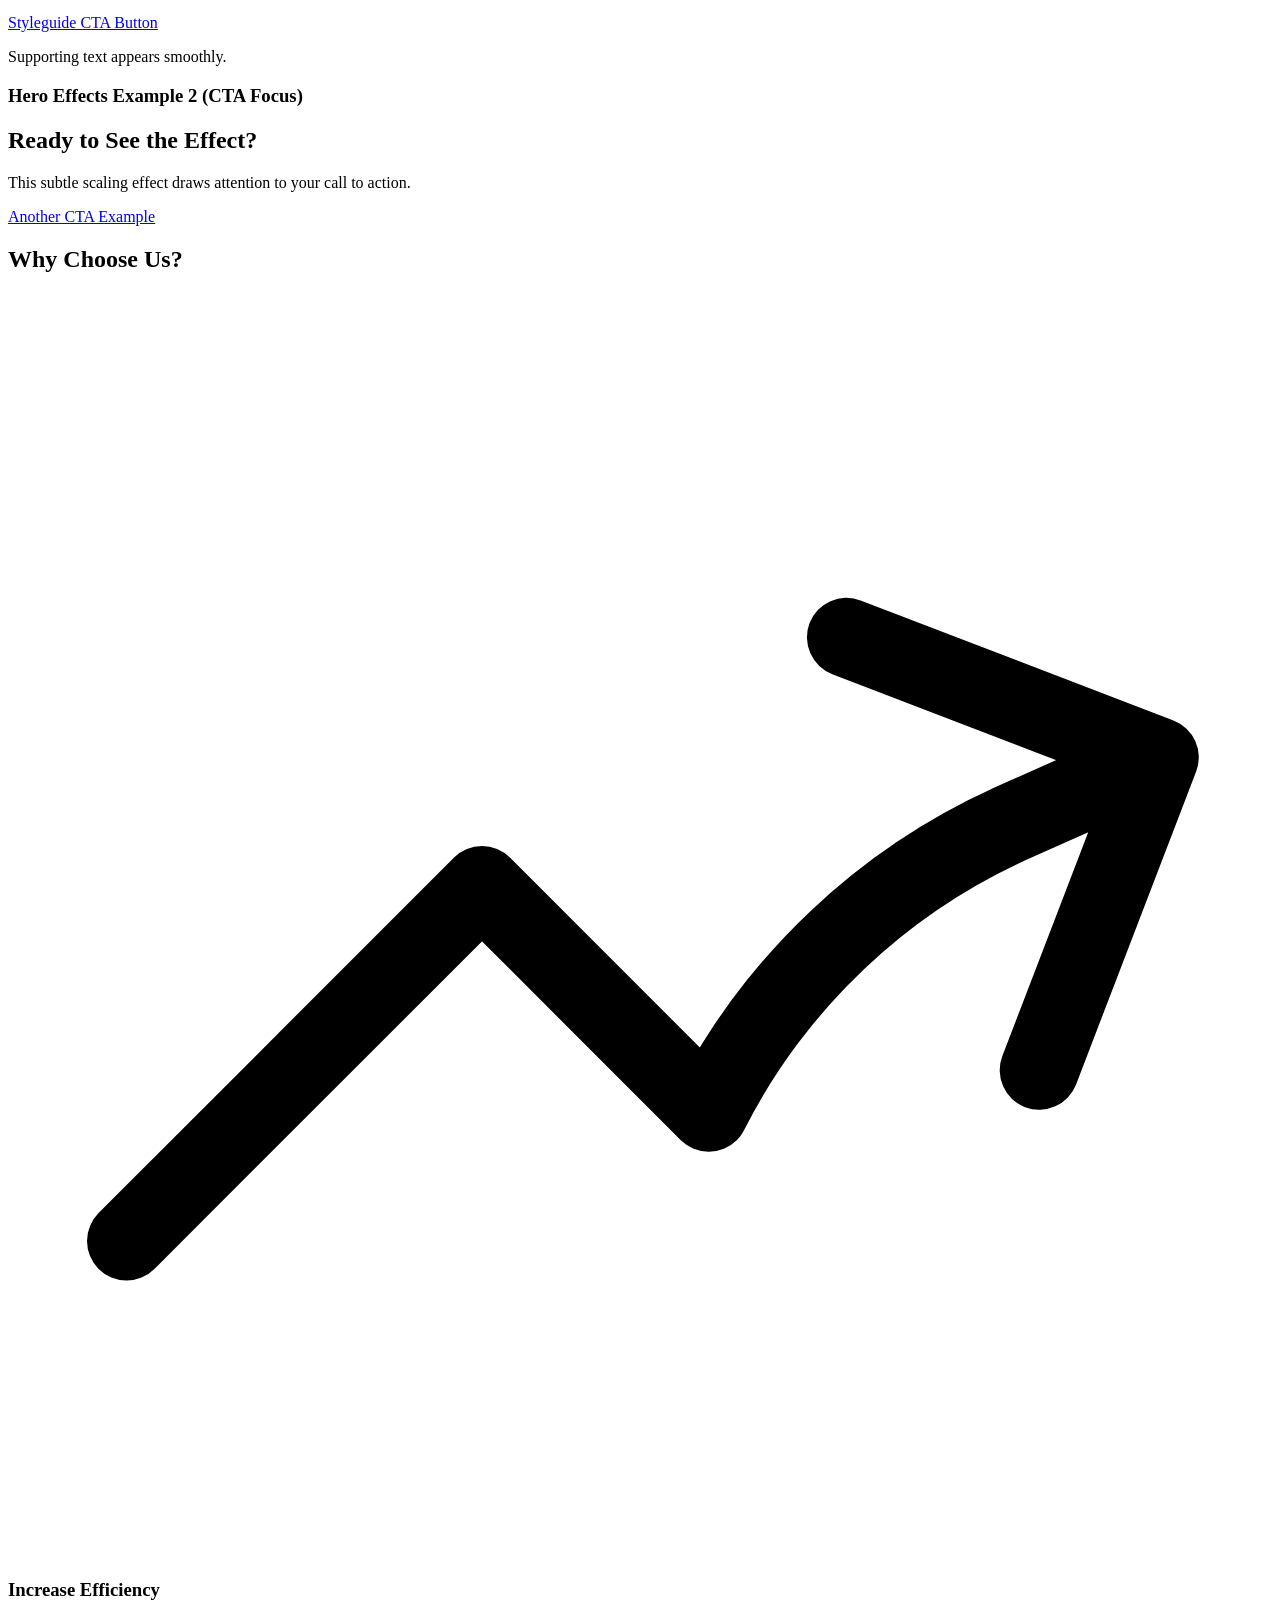
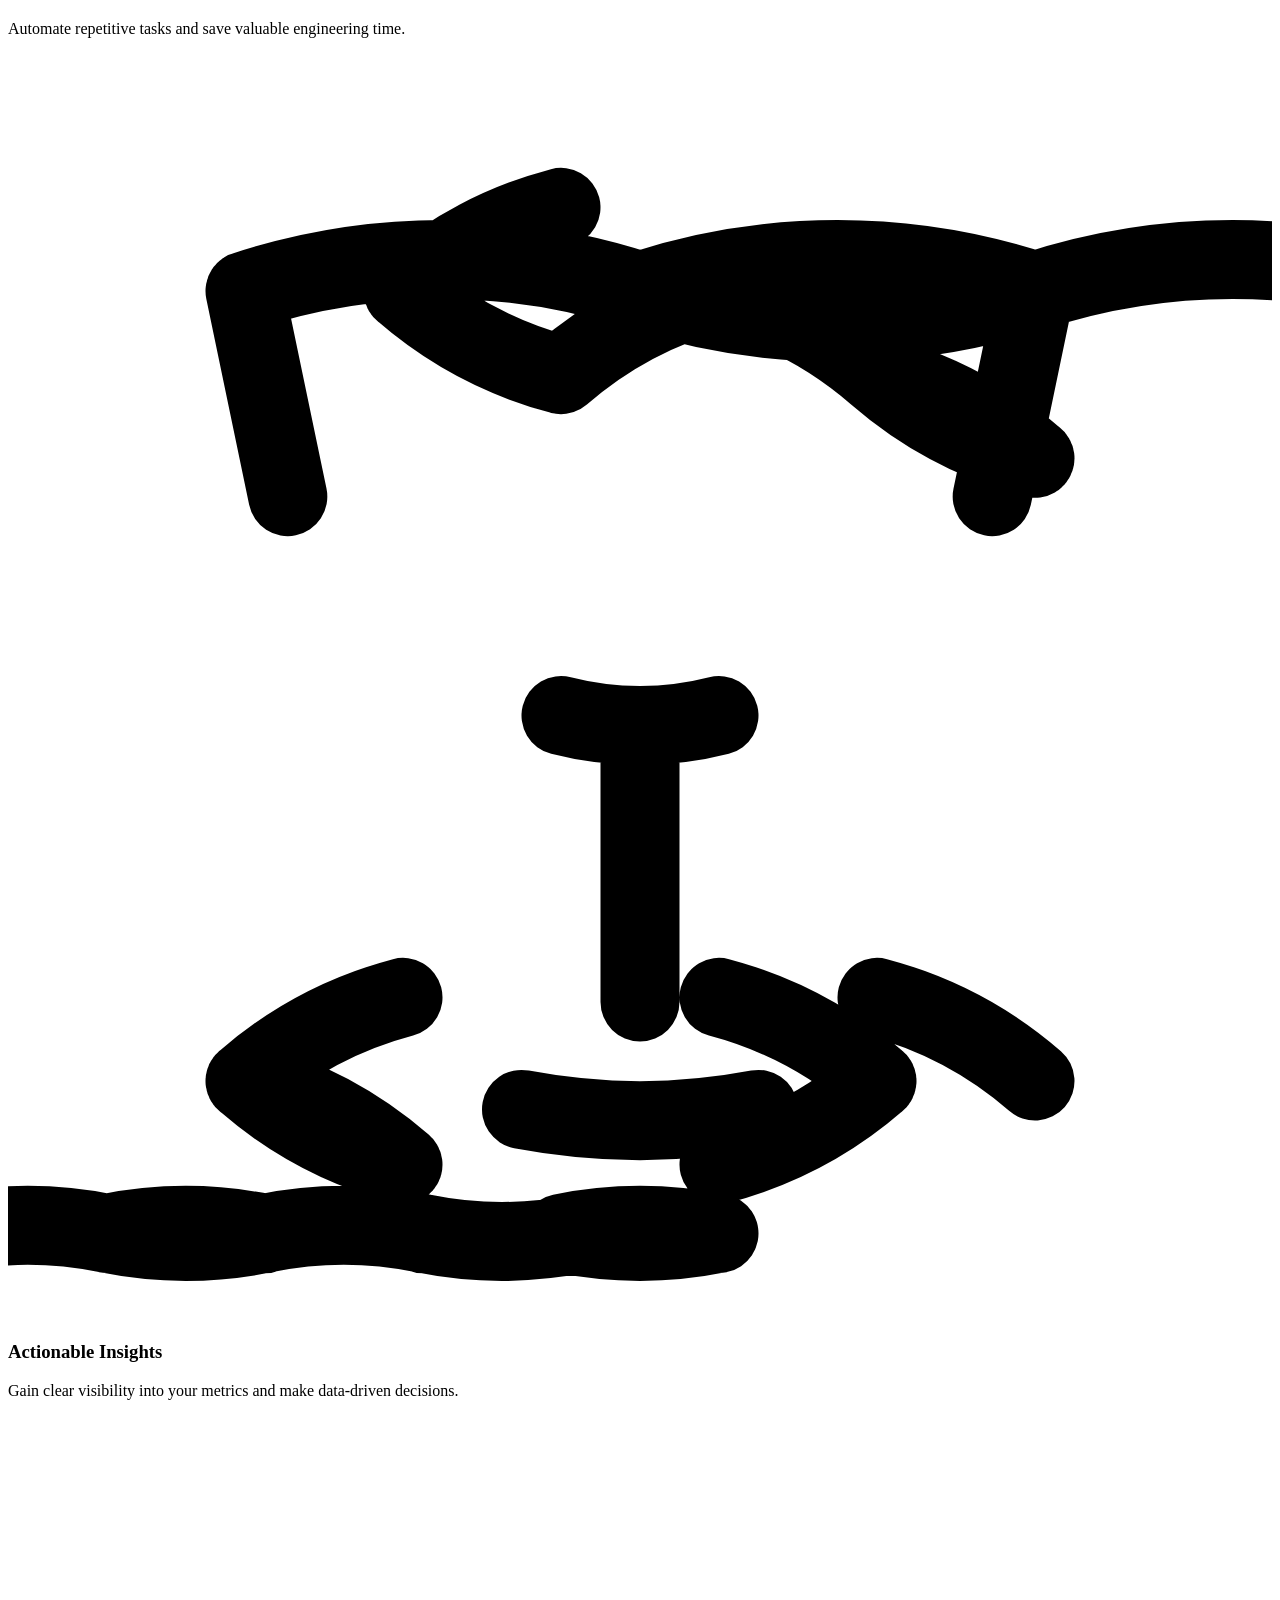
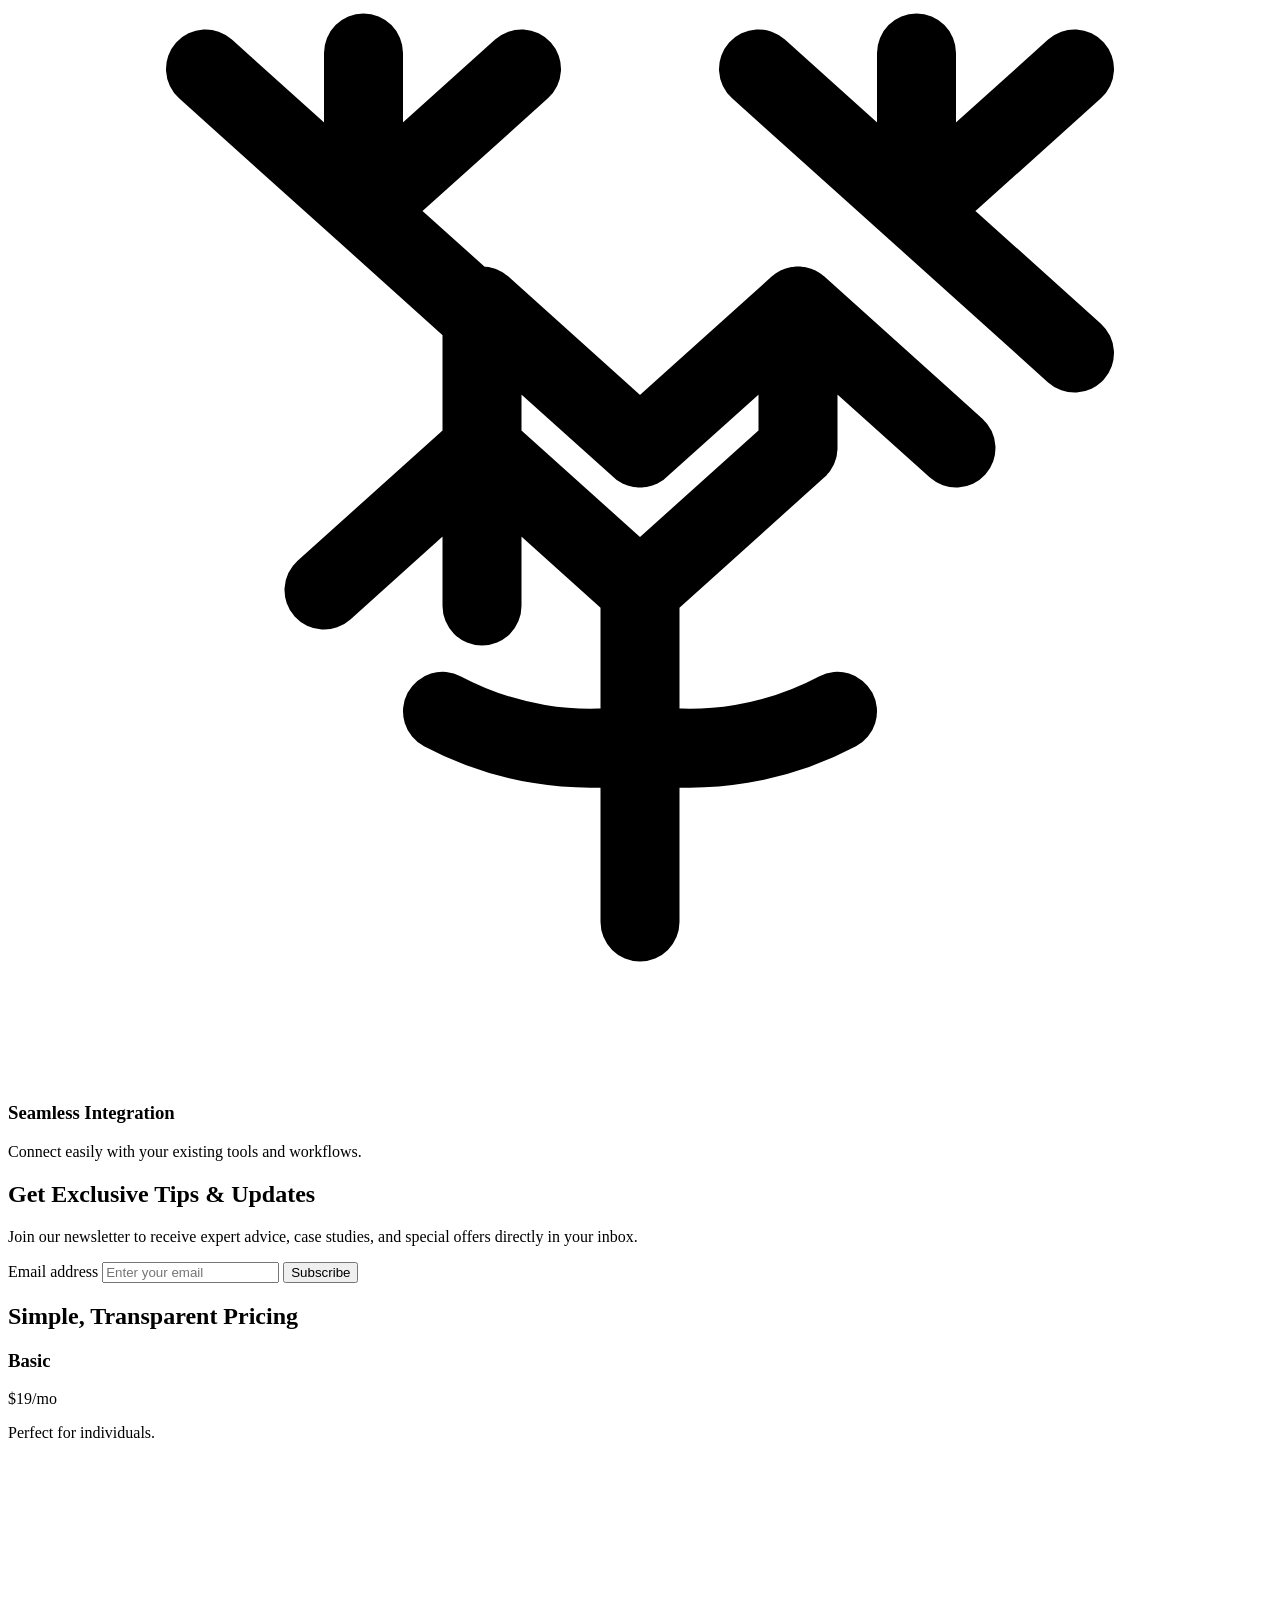
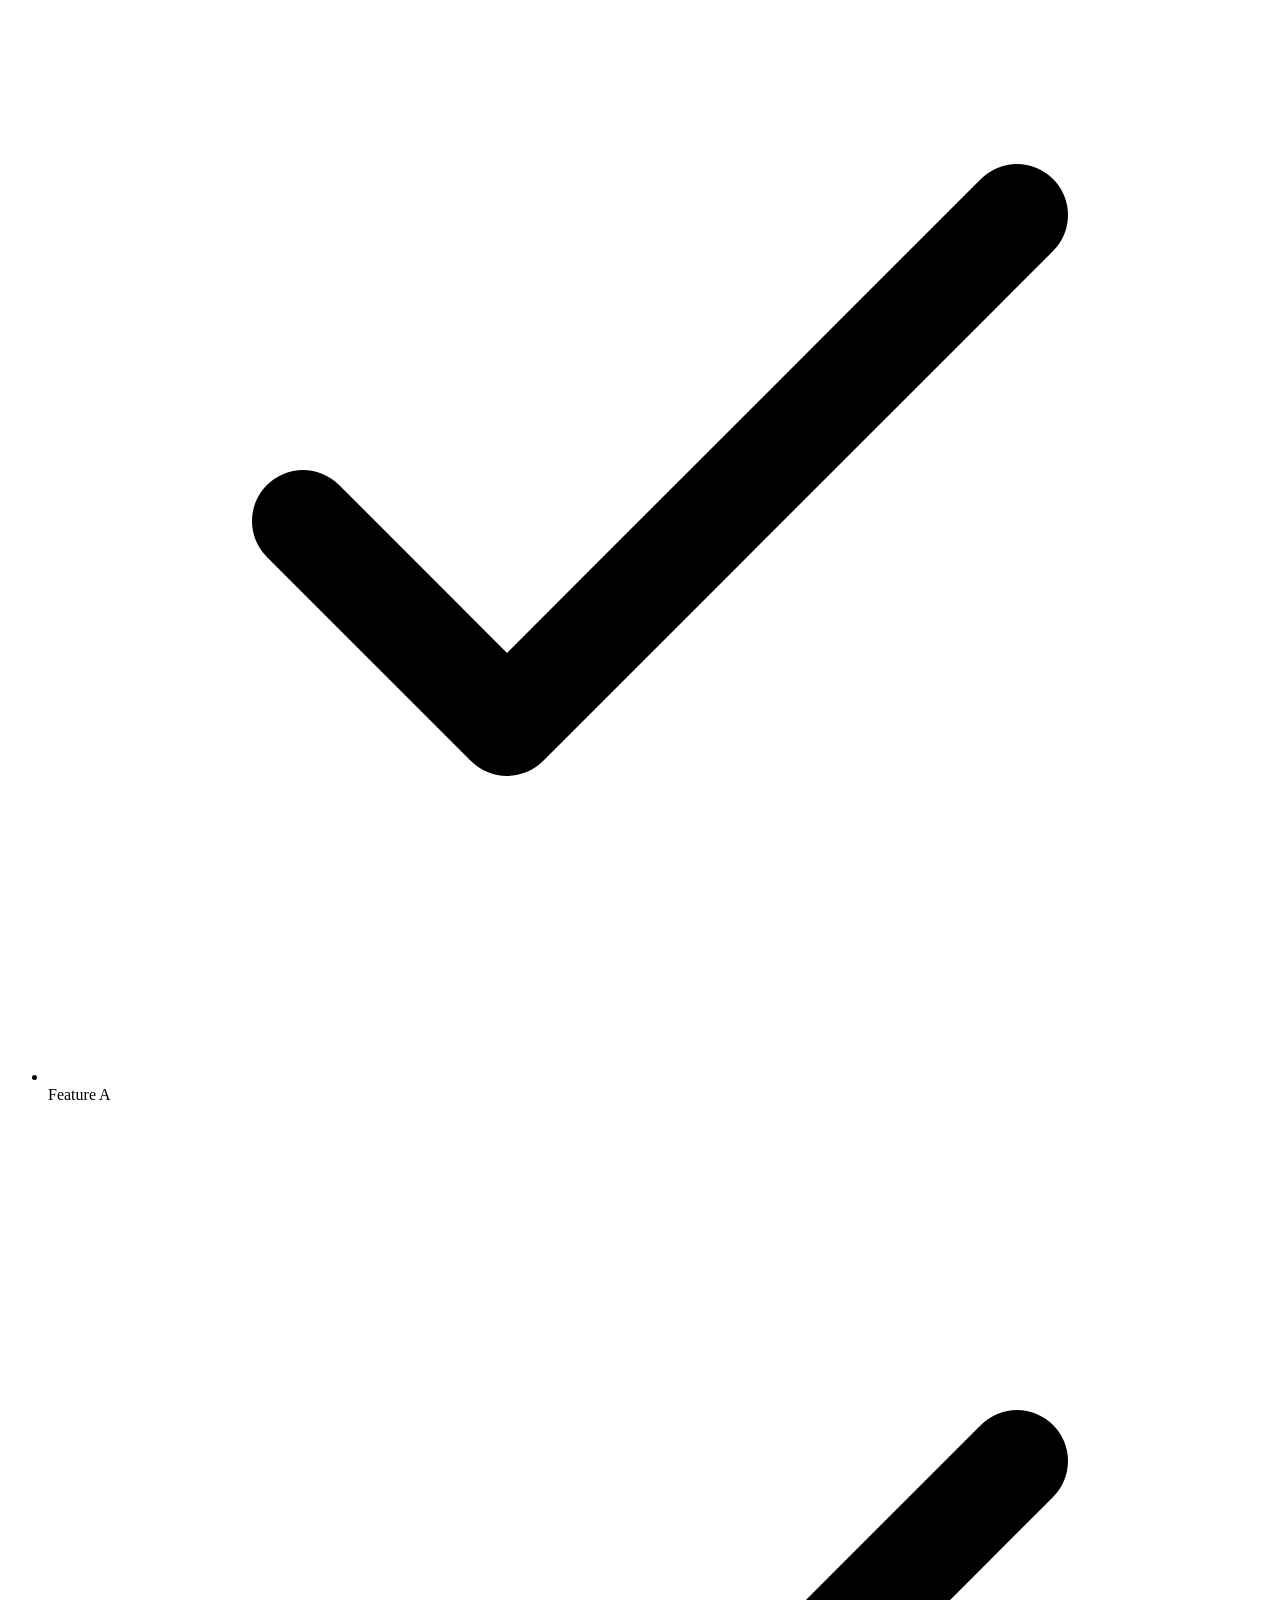
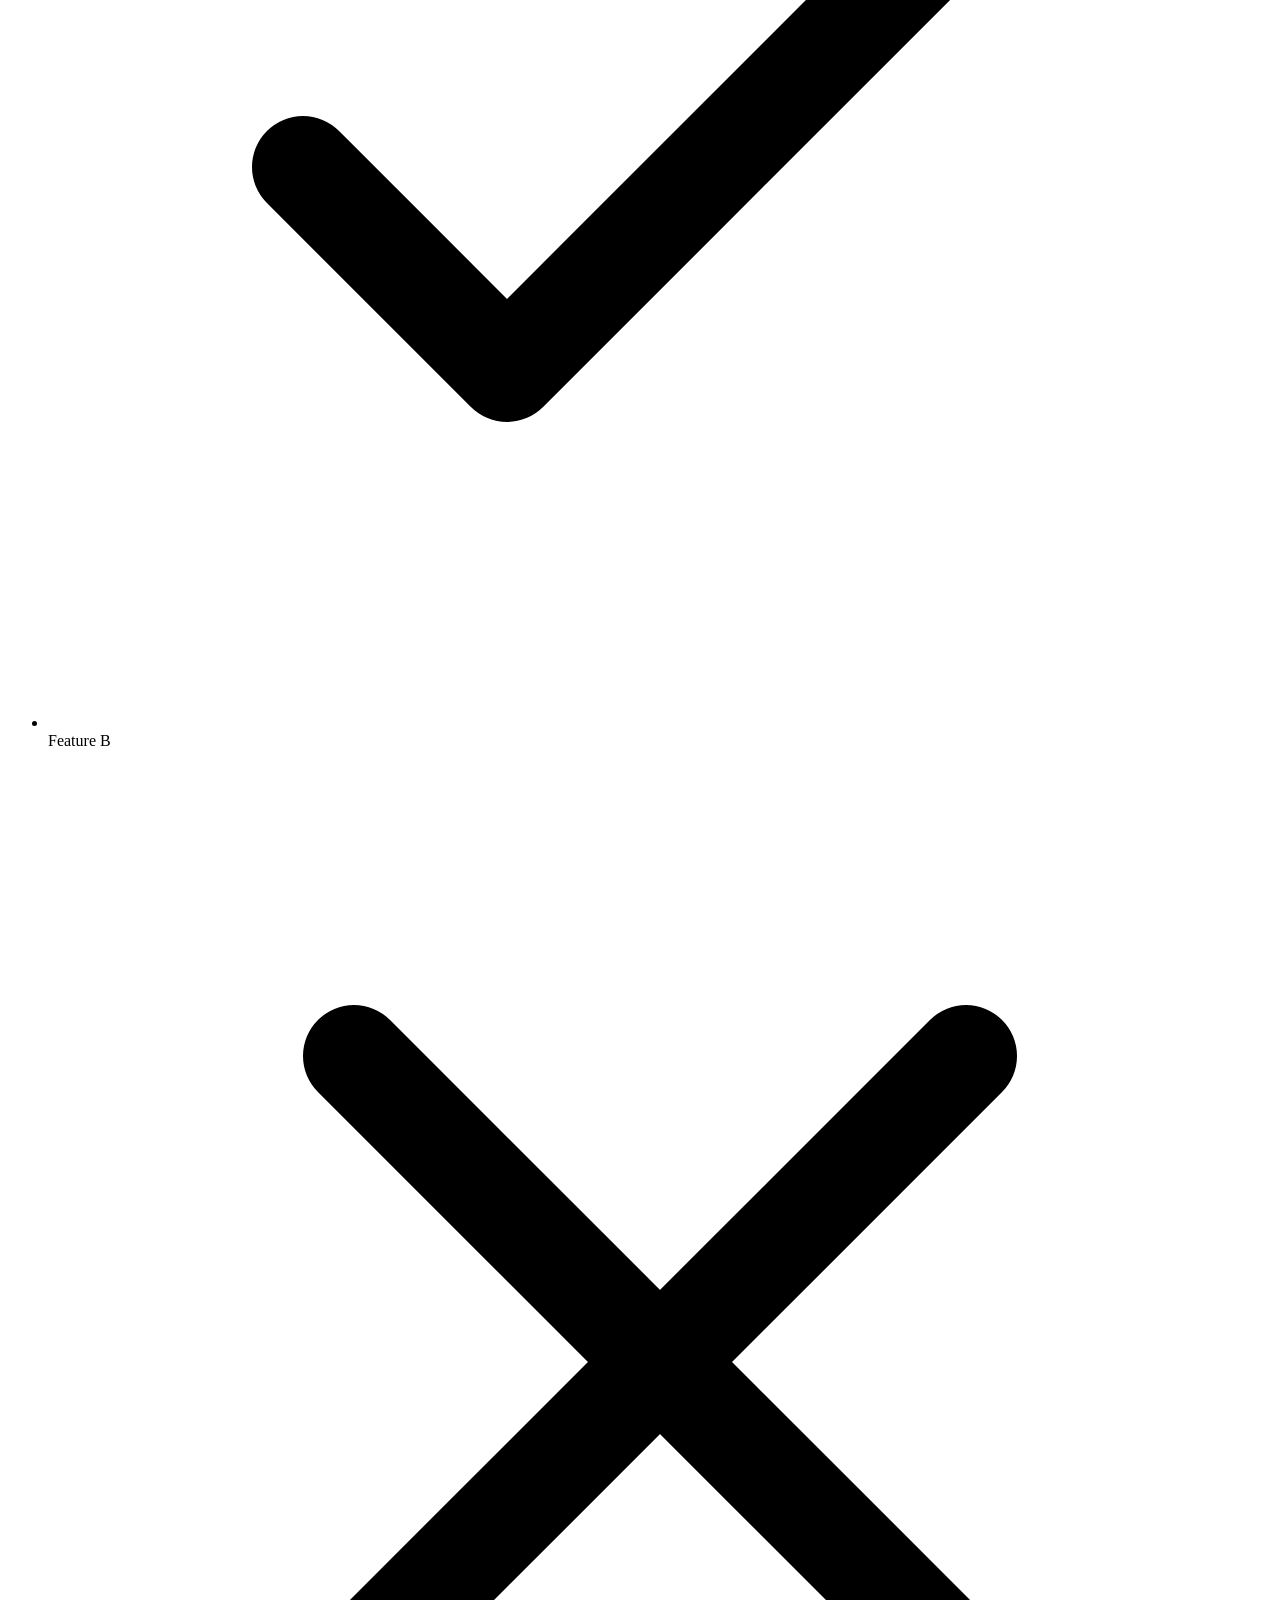
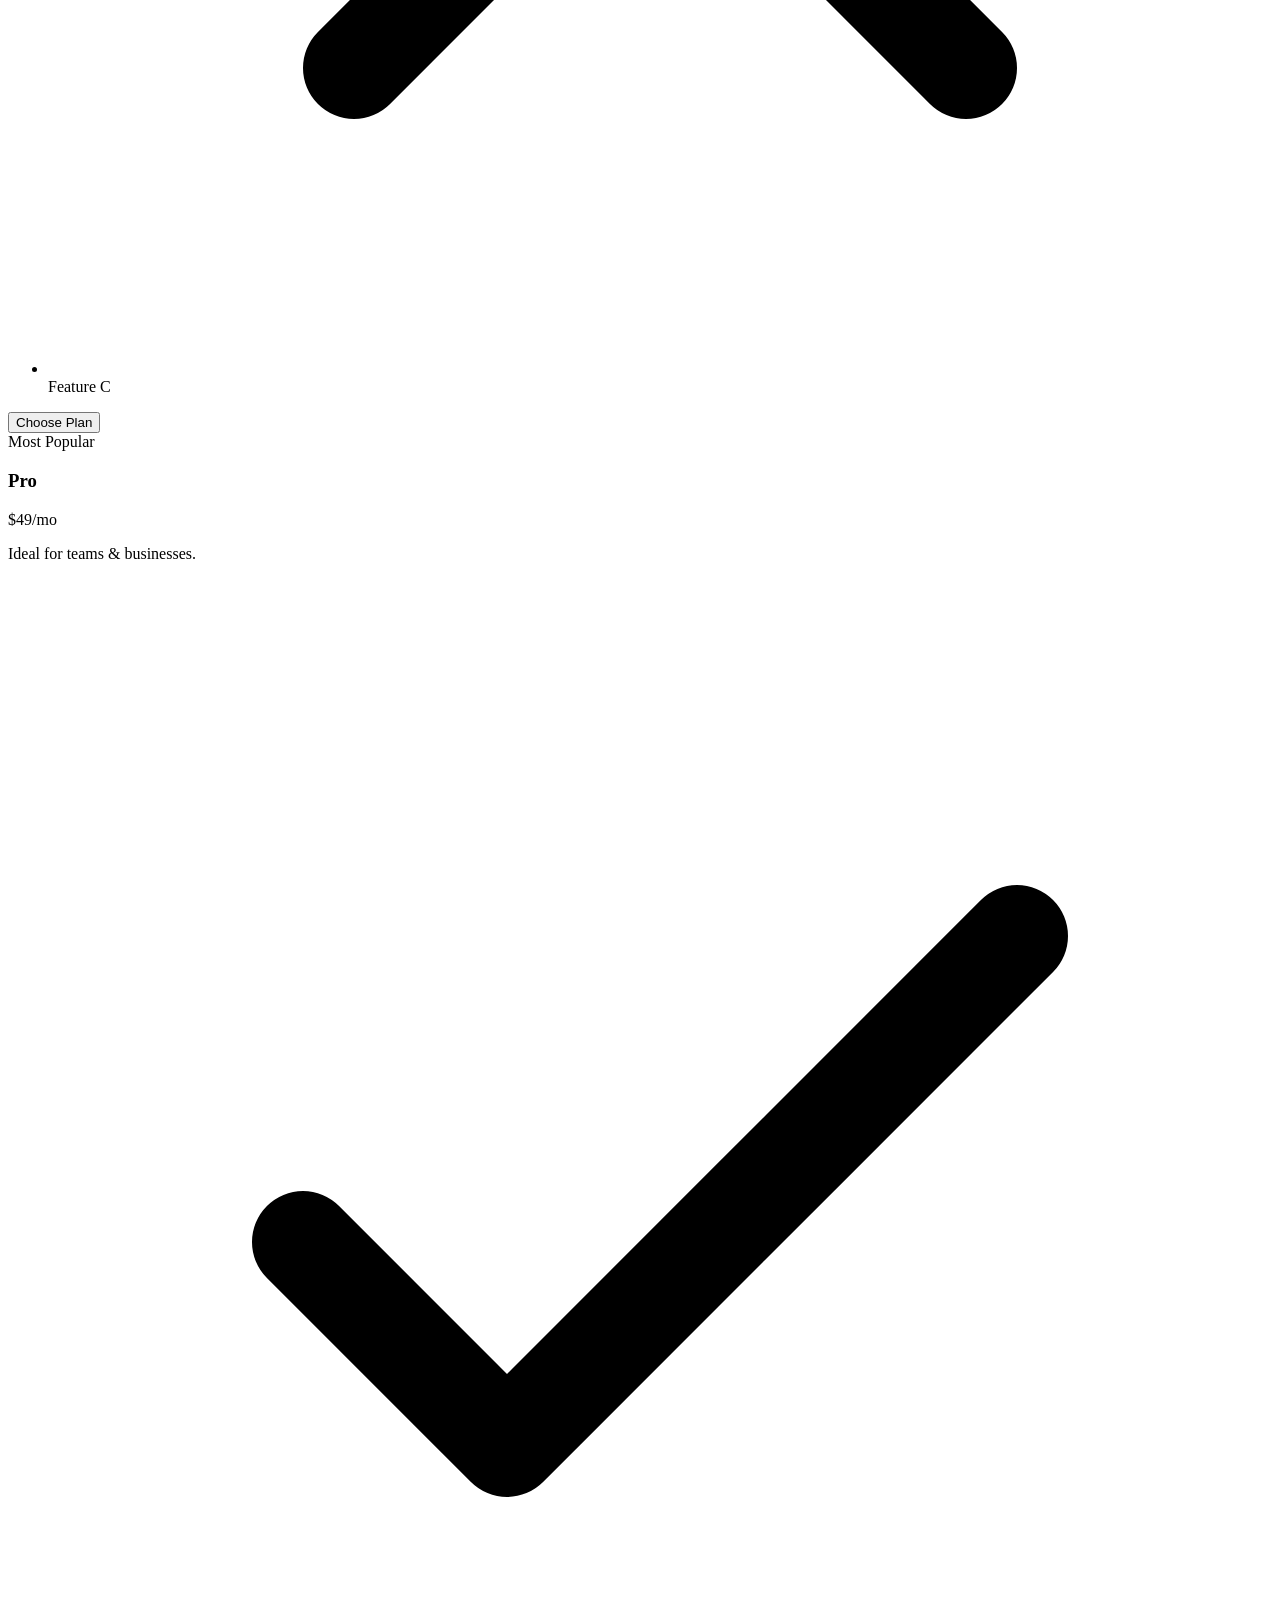
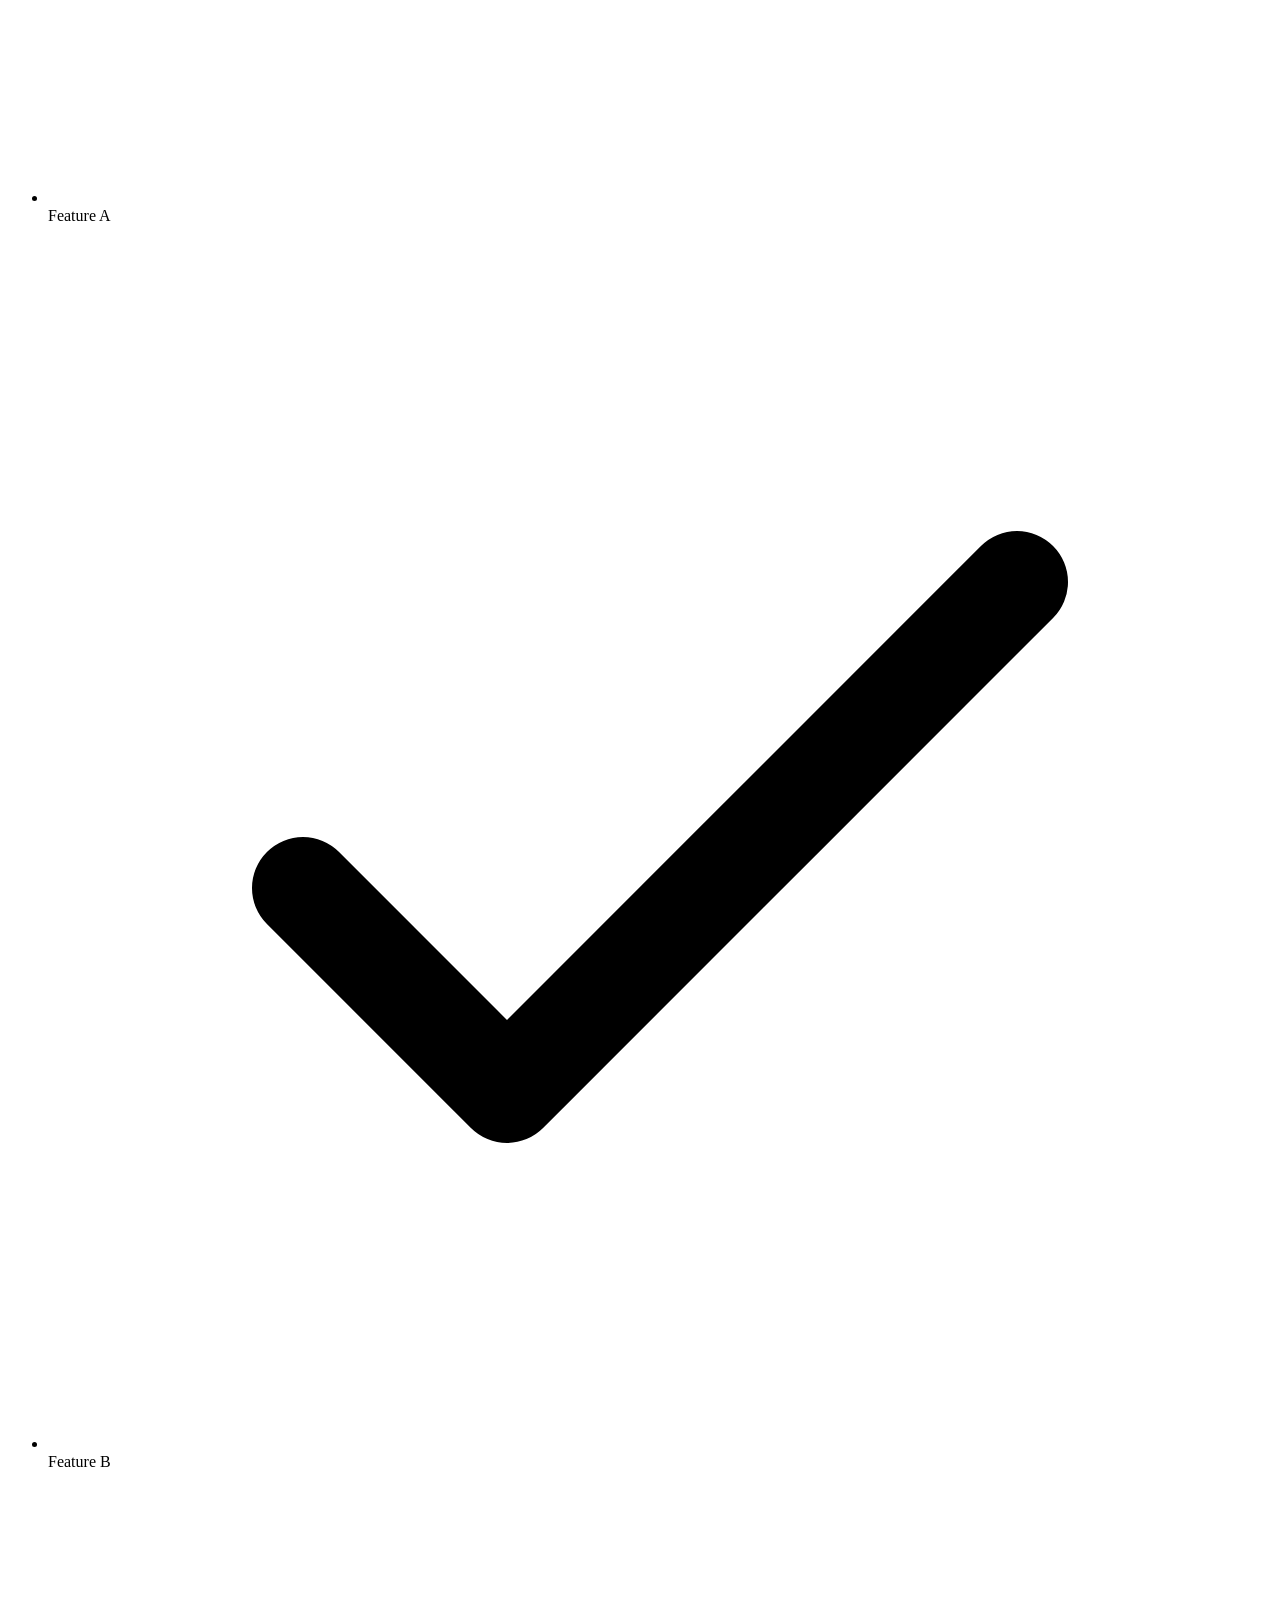
<file: src/styleguide/index.html>
<!DOCTYPE html>
<html lang="en" class="h-full scroll-smooth">

<head>
    <title>Landing Page Styleguide</title>
    <meta charset="utf-8">
    <meta name="viewport" content="width=device-width, initial-scale=1">

    <!-- Include FOUC guard script -->
    <include src="partials/theme-fouc-guard.html"></include>

    <!-- Link to CSS will be injected here by HtmlWebpackPlugin -->
</head>

<body class="h-full bg-gray-50 dark:bg-gray-900 text-gray-900 dark:text-gray-100 transition-colors duration-200">

<div class="container mx-auto px-4 py-12 max-w-5xl">

    <header class="mb-12 flex justify-between items-center">
        <h1 class="text-3xl font-bold text-gray-900 dark:text-white">Living Styleguide</h1>
        <!-- Theme Toggle Controller -->
        <div data-controller="theme">
            <button
                data-theme-target="toggleButton"
                data-action="click->theme#toggle"
                class="px-4 py-2 font-semibold text-sm text-white bg-purple-600 rounded-md shadow-sm hover:bg-purple-700 focus:outline-none focus:ring-2 focus:ring-offset-2 focus:ring-purple-500 dark:bg-indigo-600 dark:hover:bg-indigo-700 dark:focus:ring-offset-gray-800 cursor-pointer"
            >
                <!-- Text set by controller -->
            </button>
        </div>
    </header>

    <!-- Showcases Section -->
    <section class="mb-12" id="showcases">
        <h2 class="text-2xl font-semibold border-b border-gray-300 dark:border-gray-700 pb-2 mb-6">Showcases</h2>
        <p class="text-gray-600 dark:text-gray-400 mb-6">
            Interactive demonstrations of advanced components and effects. Each showcase includes live examples and implementation documentation.
        </p>
        <div class="grid grid-cols-1 md:grid-cols-2 lg:grid-cols-3 gap-4">
            <!-- Reverse Explosion Showcase -->
            <a href="showcases/reverse-explosion.html" class="group block p-5 bg-white dark:bg-gray-800 rounded-lg shadow-sm border border-gray-200 dark:border-gray-700 hover:shadow-md hover:border-blue-300 dark:hover:border-blue-600 transition-all duration-200">
                <div class="flex items-center gap-3 mb-2">
                    <svg class="w-6 h-6 text-blue-500 dark:text-blue-400" xmlns="http://www.w3.org/2000/svg" fill="none" viewBox="0 0 24 24" stroke-width="1.5" stroke="currentColor">
                        <path stroke-linecap="round" stroke-linejoin="round" d="M9.813 15.904 9 18.75l-.813-2.846a4.5 4.5 0 0 0-3.09-3.09L2.25 12l2.846-.813a4.5 4.5 0 0 0 3.09-3.09L9 5.25l.813 2.846a4.5 4.5 0 0 0 3.09 3.09L15.75 12l-2.846.813a4.5 4.5 0 0 0-3.09 3.09ZM18.259 8.715 18 9.75l-.259-1.035a3.375 3.375 0 0 0-2.455-2.456L14.25 6l1.036-.259a3.375 3.375 0 0 0 2.455-2.456L18 2.25l.259 1.035a3.375 3.375 0 0 0 2.456 2.456L21.75 6l-1.035.259a3.375 3.375 0 0 0-2.456 2.456ZM16.894 20.567 16.5 21.75l-.394-1.183a2.25 2.25 0 0 0-1.423-1.423L13.5 18.75l1.183-.394a2.25 2.25 0 0 0 1.423-1.423l.394-1.183.394 1.183a2.25 2.25 0 0 0 1.423 1.423l1.183.394-1.183.394a2.25 2.25 0 0 0-1.423 1.423Z" />
                    </svg>
                    <h3 class="text-lg font-semibold text-gray-900 dark:text-white group-hover:text-blue-600 dark:group-hover:text-blue-400 transition-colors">Reverse Explosion</h3>
                </div>
                <p class="text-sm text-gray-600 dark:text-gray-400">
                    Dramatic hero entrance where elements scatter in 3D and animate inward.
                </p>
                <span class="inline-block mt-3 text-sm font-medium text-blue-600 dark:text-blue-400 group-hover:underline">
                    View Showcase &rarr;
                </span>
            </a>
        </div>
    </section>

    <!-- Typography Section -->
    <section class="mb-12" id="typography">
        <h2 class="text-2xl font-semibold border-b border-gray-300 dark:border-gray-700 pb-2 mb-6">Typography</h2>
        <div class="space-y-4">
            <h1 class="text-4xl font-bold">Heading 1 (Sales Headline)</h1>
            <h1 class="text-4xl font-extrabold">
                 <span class="bg-gradient-to-r from-blue-600 to-purple-700 bg-clip-text text-transparent">
                    Gradient H1 (Catchy!)
                 </span>
            </h1>

            <h2 class="text-3xl font-semibold">Heading 2 (Feature Section)</h2>
            <h2 class="text-3xl font-bold">
                 <span class="bg-gradient-to-r from-blue-600 to-purple-700 bg-clip-text text-transparent">
                     Gradient H2 (Emphasized)
                 </span>
            </h2>

            <h3 class="text-2xl font-semibold">Heading 3 (Sub-feature)</h3>
            <h4 class="text-xl font-medium">Heading 4</h4>
            <h5 class="text-lg font-medium">Heading 5</h5>
            <h6 class="font-medium">Heading 6</h6>
            <p class="text-base leading-relaxed">This is a standard paragraph for body text. Use it to explain benefits, describe features, or tell a story. Keep it concise and focused on the value proposition. <a href="#" class="text-blue-600 dark:text-blue-400 hover:underline">This is a text link</a> used to guide users.</p>
            <p class="text-sm text-gray-600 dark:text-gray-400">This is smaller text, useful for captions, footnotes, or less critical details.</p>
            <blockquote class="border-l-4 border-blue-500 pl-4 italic text-gray-700 dark:text-gray-300">
                "This is a blockquote, perfect for testimonials or highlighting key phrases." - Satisfied Customer
            </blockquote>
            <ul class="list-disc list-inside space-y-1">
                <li>Unordered List Item 1 (Benefits)</li>
                <li>Unordered List Item 2</li>
                <li>Unordered List Item 3</li>
            </ul>
            <ol class="list-decimal list-inside space-y-1">
                <li>Ordered List Item 1 (Steps)</li>
                <li>Ordered List Item 2</li>
                <li>Ordered List Item 3</li>
            </ol>
        </div>
    </section>

    <!-- Buttons Section -->
    <section class="mb-12" id="buttons">
        <h2 class="text-2xl font-semibold border-b border-gray-300 dark:border-gray-700 pb-2 mb-6">Buttons & Links</h2>
        <div class="flex flex-wrap gap-x-4 gap-y-6 items-center">
            <!-- Standard Buttons -->
            <button class="px-6 py-3 font-bold text-white bg-gradient-to-r from-blue-600 to-blue-700 hover:from-blue-700 hover:to-blue-800 rounded-md shadow-md focus:outline-none focus:ring-2 focus:ring-offset-2 focus:ring-blue-500 dark:focus:ring-offset-gray-800 transition duration-150 ease-in-out cursor-pointer">Primary CTA</button>
            <button class="px-5 py-2.5 font-semibold text-white bg-green-600 rounded-md shadow-sm hover:bg-green-700 focus:outline-none focus:ring-2 focus:ring-offset-2 focus:ring-green-500 dark:focus:ring-offset-gray-800 transition duration-150 ease-in-out cursor-pointer">Confirm / Buy</button>
            <button class="px-4 py-2 text-sm font-medium text-gray-700 bg-white rounded-md border border-gray-300 shadow-sm hover:bg-gray-50 focus:outline-none focus:ring-2 focus:ring-offset-2 focus:ring-indigo-500 dark:bg-gray-700 dark:text-gray-200 dark:border-gray-600 dark:hover:bg-gray-600 dark:focus:ring-offset-gray-800 cursor-pointer">Secondary</button>
            <button class="px-4 py-2 text-sm font-medium text-red-700 bg-red-100 rounded-md hover:bg-red-200 focus:outline-none focus:ring-2 focus:ring-offset-2 focus:ring-red-500 dark:bg-red-900/30 dark:text-red-300 dark:hover:bg-red-900/40 dark:focus:ring-offset-gray-800 cursor-pointer">Destructive</button>
            <button class="px-6 py-3 font-bold text-white bg-gradient-to-r from-blue-400 to-blue-500 dark:from-blue-800/50 dark:to-blue-900/50 rounded-md cursor-not-allowed" disabled>Disabled Primary</button>

            <!-- Link as Button -->
            <a href="#" class="inline-block px-6 py-3 font-bold text-white bg-gradient-to-r from-blue-600 to-blue-700 hover:from-blue-700 hover:to-blue-800 rounded-md shadow-md focus:outline-none focus:ring-2 focus:ring-offset-2 focus:ring-blue-500 dark:focus:ring-offset-gray-800 transition duration-150 ease-in-out cursor-pointer">Link as Primary</a>

            <!-- Button as Link -->
            <button class="text-blue-600 dark:text-blue-400 hover:underline focus:outline-none focus:underline cursor-pointer">
                Button as Link
            </button>
        </div>
    </section>

    <!-- Forms Section -->
    <section class="mb-12" id="forms">
        <h2 class="text-2xl font-semibold border-b border-gray-300 dark:border-gray-700 pb-2 mb-6">Forms</h2>
        <div class="max-w-md space-y-4">
            <div>
                <label for="email" class="block text-sm font-medium text-gray-700 dark:text-gray-300 mb-1">Email address</label>
                <input type="email" name="email" id="email" class="block w-full px-3 py-2 border border-gray-300 rounded-md shadow-sm focus:ring-indigo-500 focus:border-indigo-500 sm:text-sm dark:bg-gray-700 dark:border-gray-600 dark:text-white dark:focus:ring-offset-gray-800" placeholder="you@example.com">
            </div>
            <div>
                <label for="message" class="block text-sm font-medium text-gray-700 dark:text-gray-300 mb-1">Message</label>
                <textarea id="message" name="message" rows="4" class="block w-full px-3 py-2 border border-gray-300 rounded-md shadow-sm focus:ring-indigo-500 focus:border-indigo-500 sm:text-sm dark:bg-gray-700 dark:border-gray-600 dark:text-white dark:focus:ring-offset-gray-800" placeholder="Your message..."></textarea>
            </div>
             <div>
                <label for="text_input" class="block text-sm font-medium text-gray-700 dark:text-gray-300 mb-1">Text Input (Valid)</label>
                <input type="text" name="text_input_valid" id="text_input_valid" value="Valid input" class="block w-full px-3 py-2 border border-green-500 dark:border-green-600 rounded-md shadow-sm focus:ring-green-500 focus:border-green-500 sm:text-sm dark:bg-gray-700 dark:text-white dark:focus:ring-offset-gray-800">
            </div>
             <div>
                <label for="text_input_invalid" class="block text-sm font-medium text-gray-700 dark:text-gray-300 mb-1">Text Input (Invalid)</label>
                <input type="text" name="text_input_invalid" id="text_input_invalid" value="Invalid input" class="block w-full px-3 py-2 border border-red-500 dark:border-red-600 rounded-md shadow-sm focus:ring-red-500 focus:border-red-500 sm:text-sm dark:bg-gray-700 dark:text-white dark:focus:ring-offset-gray-800">
                 <p class="mt-1 text-xs text-red-600 dark:text-red-400">This field is required.</p>
            </div>
            <button type="submit" class="px-6 py-3 font-bold text-white bg-blue-600 rounded-md shadow-md hover:bg-blue-700 focus:outline-none focus:ring-2 focus:ring-offset-2 focus:ring-blue-500 dark:focus:ring-offset-gray-800 transition duration-150 ease-in-out cursor-pointer">Submit Form</button>
        </div>
    </section>

    <!-- Cards Section -->
    <section class="mb-12" id="cards">
        <h2 class="text-2xl font-semibold border-b border-gray-300 dark:border-gray-700 pb-2 mb-6">Cards</h2>
        <div class="grid grid-cols-1 md:grid-cols-3 gap-6">
            <!-- Simple Card -->
            <div class="bg-white dark:bg-gray-800 rounded-lg shadow-md p-6 space-y-3">
                <h3 class="text-lg font-semibold">Feature Card</h3>
                <p class="text-gray-600 dark:text-gray-400 text-sm">Describe a key feature or benefit here. Keep it short and impactful.</p>
                <a href="#" class="text-blue-600 dark:text-blue-400 hover:underline text-sm font-medium">Learn More &rarr;</a>
            </div>
            <!-- Card with Icon -->
            <div class="bg-white dark:bg-gray-800 rounded-lg shadow-md p-6 space-y-3 text-center">
                 <svg class="mx-auto h-10 w-10 text-blue-500 dark:text-blue-400" xmlns="http://www.w3.org/2000/svg" fill="none" viewBox="0 0 24 24" stroke-width="1.5" stroke="currentColor">
                    <path stroke-linecap="round" stroke-linejoin="round" d="M12 18v-5.25m0 0a6.01 6.01 0 0 0 1.5-.189m-1.5.189a6.01 6.01 0 0 1-1.5-.189m3.75 7.478a12.06 12.06 0 0 1-4.5 0m3.75 2.355a7.5 7.5 0 0 1-3 0m3 0a7.5 7.5 0 0 0-3 0m.375 0a7.5 7.5 0 0 1-3 0m3 0h.008v.008h-.008v-.008Zm-3 0a7.5 7.5 0 0 0-3 0m3 0h.008v.008h-.008v-.008Zm-3 0a7.5 7.5 0 0 1-3 0m3 0h.008v.008h-.008v-.008Zm-3 0a7.5 7.5 0 0 0-3 0m6 0a7.5 7.5 0 0 1-3 0m3 0a7.5 7.5 0 0 0-3 0m3.75 4.46a12.022 12.022 0 0 1-7.5 0m7.5 0a12.022 12.022 0 0 0 7.5 0M4.5 19.5a7.5 7.5 0 0 1 3-1.588m-3 1.588a7.5 7.5 0 0 0 3 1.588m9-1.588a7.5 7.5 0 0 1-3 1.588m3-1.588a7.5 7.5 0 0 0-3-1.588M19.5 4.5l-.813 3.905m.813-3.905a12.06 12.06 0 0 0-7.5 0m7.5 0a12.06 12.06 0 0 1 7.5 0M4.5 4.5l.813 3.905M13.5 4.5a7.5 7.5 0 0 1 3 1.588m-3-1.588a7.5 7.5 0 0 0-3 1.588m9 1.588a7.5 7.5 0 0 1-3-1.588m3 1.588a7.5 7.5 0 0 0-3-1.588m-9-1.588a7.5 7.5 0 0 1 3-1.588m-3 1.588a7.5 7.5 0 0 0 3 1.588M4.5 19.5a7.5 7.5 0 0 1 3 1.588M19.5 19.5a7.5 7.5 0 0 0-3-1.588M4.5 4.5a12.06 12.06 0 0 1 7.5 0m0 0a12.06 12.06 0 0 0 7.5 0" />
                 </svg>
                <h3 class="text-lg font-semibold">Icon Card</h3>
                <p class="text-gray-600 dark:text-gray-400 text-sm">Visually represent a concept or feature. Icons can improve scannability.</p>
            </div>
             <!-- Testimonial Card -->
            <div class="bg-gray-100 dark:bg-gray-800/50 rounded-lg p-6 border border-gray-200 dark:border-gray-700">
                 <blockquote class="italic text-gray-700 dark:text-gray-300 mb-4">
                    "Using this service transformed our workflow. Highly recommended!"
                 </blockquote>
                 <p class="font-semibold text-sm">- CTO, Tech Company</p>
            </div>
        </div>
    </section>

    <!-- Alerts Section -->
    <section class="mb-12" id="alerts">
        <h2 class="text-2xl font-semibold border-b border-gray-300 dark:border-gray-700 pb-2 mb-6">Alerts</h2>
        <div class="space-y-4">
            <div class="p-4 rounded-md bg-green-50 border border-green-300 dark:bg-green-900/30 dark:border-green-700/50">
                <p class="text-sm font-medium text-green-800 dark:text-green-200">Success! Your request was processed.</p>
            </div>
            <div class="p-4 rounded-md bg-yellow-50 border border-yellow-300 dark:bg-yellow-900/30 dark:border-yellow-700/50">
                <p class="text-sm font-medium text-yellow-800 dark:text-yellow-200">Warning: Please check your input.</p>
            </div>
             <div class="p-4 rounded-md bg-red-50 border border-red-300 dark:bg-red-900/30 dark:border-red-700/50">
                <p class="text-sm font-medium text-red-800 dark:text-red-200">Error! Something went wrong.</p>
            </div>
             <div class="p-4 rounded-md bg-blue-50 border border-blue-300 dark:bg-blue-900/30 dark:border-blue-700/50">
                <p class="text-sm font-medium text-blue-800 dark:text-blue-200">Info: This is an informational message.</p>
            </div>
        </div>
    </section>


    <!-- Modal Section -->
    <section class="mb-12" id="modal">
         <h2 class="text-2xl font-semibold border-b border-gray-300 dark:border-gray-700 pb-2 mb-6">Modal</h2>
         <!-- Modal Controller & Trigger -->
         <div data-controller="modal" class="space-y-4">
            <button
                data-modal-target="button"
                data-action="click->modal#open"
                class="px-4 py-2 text-sm font-medium text-gray-700 bg-white rounded-md border border-gray-300 shadow-sm hover:bg-gray-50 focus:outline-none focus:ring-2 focus:ring-offset-2 focus:ring-indigo-500 dark:bg-gray-700 dark:text-gray-200 dark:border-gray-600 dark:hover:bg-gray-600 dark:focus:ring-offset-gray-800 cursor-pointer"
            >
                Open Modal
            </button>

            <!-- Modal Structure (Managed by Stimulus) -->
            <div
                data-modal-target="modal"
                data-action="click->modal#closeBackground"
                class="fixed inset-0 z-50 grid place-items-center p-4 backdrop-blur-sm backdrop-grayscale-100 backdrop-brightness-90 dark:backdrop-brightness-50"
                style="display: none;"
            >
                <!-- Modal Panel -->
                 <div class="bg-white dark:bg-gray-800 rounded-lg shadow-xl w-full max-w-md mx-auto overflow-hidden transform transition-all duration-300 ease-in-out">


                    <div class="p-6">
                        <h2 class="text-xl font-bold mb-4 text-gray-900 dark:text-gray-100">Modal Title</h2>
                        <p class="mb-6 text-gray-700 dark:text-gray-300 text-sm">This is the modal content. You can put forms, confirmations, or additional details here.</p>
                        <div class="flex justify-end space-x-3">
                             <button
                                data-action="click->modal#close"
                                class="px-4 py-2 text-sm font-medium text-gray-700 bg-white rounded-md border border-gray-300 shadow-sm hover:bg-gray-50 focus:outline-none focus:ring-2 focus:ring-offset-2 focus:ring-indigo-500 dark:bg-gray-700 dark:text-gray-200 dark:border-gray-600 dark:hover:bg-gray-600 dark:focus:ring-offset-gray-800 cursor-pointer"
                             >
                                Cancel
                            </button>
                             <button
                                data-action="click->modal#close"
                                class="px-4 py-2 text-sm font-medium text-white bg-blue-600 rounded-md shadow-sm hover:bg-blue-700 focus:outline-none focus:ring-2 focus:ring-offset-2 focus:ring-blue-500 dark:focus:ring-offset-gray-800 cursor-pointer"
                            >
                                Confirm Action
                            </button>
                        </div>
                    </div>
                 </div>
            </div>
         </div>
    </section>

    <!-- ***** Composed Sections ***** -->
    <div class="mt-20 pt-10 border-t-2 border-dashed border-gray-300 dark:border-gray-700">
        <h2 class="text-3xl font-bold text-center mb-12 text-gray-800 dark:text-gray-200">Composed Sections</h2>
    </div>

    <!-- Hero Section Example -->
    <section class="mb-16 py-16 bg-gradient-to-br from-blue-50 to-indigo-100 dark:from-gray-800 dark:to-gray-900 rounded-lg" id="hero">
        <div class="container mx-auto px-6 text-center max-w-3xl">
            <h1 class="text-4xl md:text-5xl font-extrabold text-gray-900 dark:text-white mb-4 leading-tight">Solve Your Biggest Challenge with Our Solution</h1>
            <p class="text-lg text-gray-600 dark:text-gray-300 mb-8 leading-relaxed">Stop wasting time on X and focus on Y. Our platform provides the tools and insights you need to succeed.</p>
            <a href="#" class="inline-block px-8 py-4 font-bold text-lg text-white bg-blue-600 rounded-md shadow-lg hover:bg-blue-700 focus:outline-none focus:ring-2 focus:ring-offset-2 focus:ring-blue-500 dark:focus:ring-offset-gray-800 transition duration-150 ease-in-out cursor-pointer">Get Started Now</a>
            <p class="text-sm text-gray-500 dark:text-gray-400 mt-4">No credit card required. 14-day free trial.</p>
        </div>
    </section>

    <!-- Hero Effects Example 1 (Similar to AI Consultancy) -->
    <h3 class="text-xl font-semibold text-center mb-4 mt-16 text-gray-700 dark:text-gray-300">Hero Effects Example 1</h3>
    <section
        class="relative mb-16 text-center effects-container"
        data-controller="hero-effects"
        style="perspective: 1000px;"
    >
        <div
            class="relative z-10 py-16 px-6 bg-gradient-to-b from-gray-100 to-gray-200 dark:from-gray-800 dark:to-gray-900 rounded-lg shadow-sm
                   transition-transform duration-[3000ms] ease-in-out
                   transform rotate-x-[60deg] origin-top
                   [.effects-active_&]:[transform:scale(1.03)_rotateX(0deg)]"
            style="transform-style: preserve-3d;"
        >
            <h2 class="text-4xl md:text-5xl font-extrabold mb-2 bg-gradient-to-r from-blue-600 to-purple-700 dark:from-blue-700 dark:to-purple-800 bg-clip-text text-transparent pb-2">
                Dramatic Entrance Headline:
            </h2>

            <h1 class="text-4xl md:text-5xl font-extrabold mb-6 text-gray-900 dark:text-gray-100 transition-all duration-[2500ms] ease-in-out [transform:translateZ(40px)] [.effects-active_&]:[transform:translateZ(0px)] [.effects-active_&]:[filter:drop-shadow(0_8px_4px_rgb(0_0_0_/_0.2))] dark:[.effects-active_&]:[filter:drop-shadow(0_8px_6px_rgb(0_0_0_/_0.4))] ">
                Reveal Your Value Proposition
            </h1>

            <p
                class="text-lg text-gray-700 dark:text-gray-100 mb-10 max-w-2xl mx-auto leading-relaxed transition-all duration-[2500ms] ease-in-out [transform:translateZ(150px)] [.effects-active_&]:[transform:translateZ(0px)]"
            >
                Engage users immediately with this eye-catching animation powered by the `hero-effects` controller.
            </p>
            <a
                href="#"
                class="inline-block px-8 py-4 font-bold text-lg text-white bg-gradient-to-r from-blue-600 to-blue-700 hover:from-blue-700 hover:to-blue-800 rounded-md shadow-lg focus:outline-none focus:ring-2 focus:ring-offset-2 focus:ring-blue-500 dark:focus:ring-offset-gray-800 transition-all duration-[2500ms] ease-in-out [transform:translateZ(80px)] [.effects-active_&]:[transform:translateZ(0px)] [.effects-active_&]:[box-shadow:0_20px_40px_-10px_rgb(0_0_0_/_0.3)] dark:[.effects-active_&]:[box-shadow:0_20px_40px_-10px_rgb(0_0_0_/_0.5)]"
            >
                Styleguide CTA Button
            </a>
            <p
                class="text-sm text-gray-500 dark:text-gray-200 mt-4 drop-shadow transition-all duration-[2500ms] ease-in-out [transform:translateY(100px)] [.effects-active_&]:[transform:translateY(0px)]"
            >
                Supporting text appears smoothly.
            </p>
        </div>
    </section>

    <!-- Hero Effects Example 2 (Subtle variant for CTA) -->
    <h3 class="text-xl font-semibold text-center mb-4 mt-16 text-gray-700 dark:text-gray-300">Hero Effects Example 2 (CTA Focus)</h3>
    <section
        class="relative mb-16 text-center effects-container"
        data-controller="hero-effects"
        style="perspective: 800px;"
    >
        <div
            class="relative z-10 py-12 bg-gradient-to-r from-purple-600 to-indigo-700 dark:from-purple-800 dark:to-indigo-900 rounded-lg text-white shadow-xl transition-transform duration-[1500ms] ease-out [.effects-active_&]:[transform:scale(1.04)]"
            style="transform-style: preserve-3d;"
        >
            <div class="container mx-auto px-6 max-w-2xl">
                <h2
                    class="text-3xl font-bold mb-6 transition-all duration-[1500ms] ease-out [transform:translateZ(10px)] [.effects-active_&]:[transform:translateZ(30px)] [.effects-active_&]:[filter:drop-shadow(0_8px_4px_rgb(0_0_0_/_0.3))] dark:[.effects-active_&]:[filter:drop-shadow(0_8px_6px_rgb(0_0_0_/_0.5))]"
                >Ready to See the Effect?</h2>
                <p
                    class="mb-8 text-indigo-100 dark:text-indigo-200 transition-all duration-[1500ms] ease-out [transform:translateZ(5px)] [.effects-active_&]:[transform:translateZ(15px)] [.effects-active_&]:[filter:drop-shadow(0_6px_3px_rgb(0_0_0_/_0.2))] dark:[.effects-active_&]:[filter:drop-shadow(0_6px_4px_rgb(0_0_0_/_0.4))]"
                >This subtle scaling effect draws attention to your call to action.</p>
                <a
                    href="#"
                    class="inline-block px-8 py-4 font-bold text-lg text-indigo-700 bg-white rounded-md shadow-lg
                           hover:bg-indigo-200 focus:outline-none focus:ring-2 focus:ring-offset-2 focus:ring-white focus:ring-offset-indigo-700
                           dark:bg-indigo-100 dark:text-indigo-900 dark:hover:bg-indigo-300
                           cursor-pointer transition-all duration-[1500ms] ease-out
                           [transform:translateZ(5px)] [.effects-active_&]:[transform:translateZ(20px)]
                           [.effects-active_&]:[box-shadow:0_25px_50px_-12px_rgb(0_0_0_/_0.3)] dark:[.effects-active_&]:[box-shadow:0_25px_50px_-12px_rgb(0_0_0_/_0.5)]">
                    Another CTA Example
                </a>
            </div>
        </div>
    </section>

    <!-- Features Section Example (Grid) -->
    <section class="mb-16" id="features">
        <h2 class="text-3xl font-bold text-center mb-12 text-gray-800 dark:text-gray-200">Why Choose Us?</h2>
        <div class="grid grid-cols-1 md:grid-cols-3 gap-8">
            <!-- Feature 1 -->
            <div class="text-center p-6 bg-white dark:bg-gray-800 rounded-lg shadow-sm">
                <svg class="mx-auto h-12 w-12 text-green-500 mb-4" xmlns="http://www.w3.org/2000/svg" fill="none" viewBox="0 0 24 24" stroke-width="1.5" stroke="currentColor"><path stroke-linecap="round" stroke-linejoin="round" d="M2.25 18 9 11.25l4.306 4.306a11.95 11.95 0 0 1 5.814-5.518l2.74-1.22m0 0-5.94-2.281m5.94 2.28-2.28 5.941" /></svg>
                <h3 class="text-xl font-semibold mb-2">Increase Efficiency</h3>
                <p class="text-gray-600 dark:text-gray-400 text-sm">Automate repetitive tasks and save valuable engineering time.</p>
            </div>
            <!-- Feature 2 -->
            <div class="text-center p-6 bg-white dark:bg-gray-800 rounded-lg shadow-sm">
                 <svg class="mx-auto h-12 w-12 text-blue-500 mb-4" xmlns="http://www.w3.org/2000/svg" fill="none" viewBox="0 0 24 24" stroke-width="1.5" stroke="currentColor"><path stroke-linecap="round" stroke-linejoin="round" d="M12 18v-5.25m0 0a6.01 6.01 0 0 0 1.5-.189m-1.5.189a6.01 6.01 0 0 1-1.5-.189m3.75 7.478a12.06 12.06 0 0 1-4.5 0m3.75 2.355a7.5 7.5 0 0 1-3 0m3 0a7.5 7.5 0 0 0-3 0m.375 0a7.5 7.5 0 0 1-3 0m3 0h.008v.008h-.008v-.008Zm-3 0a7.5 7.5 0 0 0-3 0m3 0h.008v.008h-.008v-.008Zm-3 0a7.5 7.5 0 0 1-3 0m3 0h.008v.008h-.008v-.008Zm-3 0a7.5 7.5 0 0 0-3 0m6 0a7.5 7.5 0 0 1-3 0m3 0a7.5 7.5 0 0 0-3 0m3.75 4.46a12.022 12.022 0 0 1-7.5 0m7.5 0a12.022 12.022 0 0 0 7.5 0M4.5 19.5a7.5 7.5 0 0 1 3-1.588m-3 1.588a7.5 7.5 0 0 0 3 1.588m9-1.588a7.5 7.5 0 0 1-3 1.588m3-1.588a7.5 7.5 0 0 0-3-1.588M19.5 4.5l-.813 3.905m.813-3.905a12.06 12.06 0 0 0-7.5 0m7.5 0a12.06 12.06 0 0 1 7.5 0M4.5 4.5l.813 3.905M13.5 4.5a7.5 7.5 0 0 1 3 1.588m-3-1.588a7.5 7.5 0 0 0-3 1.588m9 1.588a7.5 7.5 0 0 1-3-1.588m3 1.588a7.5 7.5 0 0 0-3-1.588m-9-1.588a7.5 7.5 0 0 1 3-1.588m-3 1.588a7.5 7.5 0 0 0 3 1.588M4.5 19.5a7.5 7.5 0 0 1 3 1.588M19.5 19.5a7.5 7.5 0 0 0-3-1.588M4.5 4.5a12.06 12.06 0 0 1 7.5 0m0 0a12.06 12.06 0 0 0 7.5 0" /></svg>
                <h3 class="text-xl font-semibold mb-2">Actionable Insights</h3>
                <p class="text-gray-600 dark:text-gray-400 text-sm">Gain clear visibility into your metrics and make data-driven decisions.</p>
            </div>
            <!-- Feature 3 -->
            <div class="text-center p-6 bg-white dark:bg-gray-800 rounded-lg shadow-sm">
                <svg class="mx-auto h-12 w-12 text-purple-500 mb-4" xmlns="http://www.w3.org/2000/svg" fill="none" viewBox="0 0 24 24" stroke-width="1.5" stroke="currentColor"><path stroke-linecap="round" stroke-linejoin="round" d="M6.75 7.5l3 2.697M6.75 7.5V4.5m0 3l-3-2.697M6.75 7.5l3-2.697M17.25 7.5l3 2.697m-3-2.697V4.5m0 3l-3-2.697M17.25 7.5l3-2.697M12 21v-3.375m0 0a6.001 6.001 0 0 0 3.75-.625m-3.75.625a6 6 0 0 1-3.75-.625m3.75 .625V15m0-3l3-2.697M15 12V9.303m0 0l3 2.697M15 12l-3 2.697M9 15V12m0 0l3 2.697M9 12l-3 2.697M9 12V9.303m0 0l3 2.697" /></svg>
                <h3 class="text-xl font-semibold mb-2">Seamless Integration</h3>
                <p class="text-gray-600 dark:text-gray-400 text-sm">Connect easily with your existing tools and workflows.</p>
            </div>
        </div>
    </section>

    <!-- Email Capture CTA Section -->
    <section class="mb-16 py-12 bg-indigo-600 dark:bg-indigo-800 rounded-lg text-center text-white" id="email-cta">
        <div class="container mx-auto px-6 max-w-xl">
            <h2 class="text-3xl font-bold mb-4">Get Exclusive Tips & Updates</h2>
            <p class="mb-6 text-indigo-100 dark:text-indigo-200">Join our newsletter to receive expert advice, case studies, and special offers directly in your inbox.</p>
            <form class="flex flex-col sm:flex-row gap-3 max-w-md mx-auto">
                <label for="cta-email" class="sr-only">Email address</label>
                <input type="email" name="cta-email" id="cta-email" class="flex-grow px-4 py-3 border border-indigo-400 dark:border-indigo-600 rounded-md shadow-sm focus:ring-white focus:border-white sm:text-sm" placeholder="Enter your email">
                <button type="submit" class="px-6 py-3 font-semibold text-indigo-700 bg-white rounded-md shadow-md hover:bg-indigo-50 focus:outline-none focus:ring-2 focus:ring-offset-2 focus:ring-white focus:ring-offset-indigo-700 dark:bg-indigo-100 dark:text-indigo-900 dark:hover:bg-indigo-200 transition duration-150 ease-in-out cursor-pointer">Subscribe</button>
            </form>
        </div>
    </section>

    <!-- Pricing Table Section -->
    <section class="mb-16" id="pricing">
        <h2 class="text-3xl font-bold text-center mb-12 text-gray-800 dark:text-gray-200">Simple, Transparent Pricing</h2>
        <div class="grid grid-cols-1 md:grid-cols-3 gap-8 max-w-5xl mx-auto">
            <!-- Plan 1: Basic -->
            <div class="border border-gray-200 dark:border-gray-700 rounded-lg p-6 flex flex-col">
                <h3 class="text-lg font-semibold text-center mb-4">Basic</h3>
                <p class="text-4xl font-bold text-center mb-1">$19<span class="text-base font-medium text-gray-500 dark:text-gray-400">/mo</span></p>
                <p class="text-sm text-gray-500 dark:text-gray-400 text-center mb-6">Perfect for individuals.</p>
                <ul class="space-y-3 text-sm text-gray-600 dark:text-gray-300 flex-grow mb-6">
                    <li class="flex items-center"><svg class="h-5 w-5 text-green-500 mr-2 shrink-0" fill="none" viewBox="0 0 24 24" stroke="currentColor" stroke-width="2"><path stroke-linecap="round" stroke-linejoin="round" d="M5 13l4 4L19 7"/></svg>Feature A</li>
                    <li class="flex items-center"><svg class="h-5 w-5 text-green-500 mr-2 shrink-0" fill="none" viewBox="0 0 24 24" stroke="currentColor" stroke-width="2"><path stroke-linecap="round" stroke-linejoin="round" d="M5 13l4 4L19 7"/></svg>Feature B</li>
                    <li class="flex items-center text-gray-400 dark:text-gray-500"><svg class="h-5 w-5 text-gray-400 dark:text-gray-600 mr-2 shrink-0" fill="none" viewBox="0 0 24 24" stroke="currentColor" stroke-width="2"><path stroke-linecap="round" stroke-linejoin="round" d="M6 18L18 6M6 6l12 12"/></svg>Feature C</li>
                </ul>
                <button class="w-full mt-auto px-4 py-2 text-sm font-medium text-gray-700 bg-white rounded-md border border-gray-300 shadow-sm hover:bg-gray-50 focus:outline-none focus:ring-2 focus:ring-offset-2 focus:ring-indigo-500 dark:bg-gray-700 dark:text-gray-200 dark:border-gray-600 dark:hover:bg-gray-600 dark:focus:ring-offset-gray-800 cursor-pointer">Choose Plan</button>
            </div>

            <!-- Plan 2: Pro (Highlighted with Gradient Border) -->
            <div class="rounded-lg p-0.5 bg-gradient-to-br from-blue-500 to-purple-600 shadow-lg relative">
                <div class="bg-white dark:bg-gray-800 rounded-[7px] p-6 pt-8 flex flex-col h-full">
                     <span class="absolute top-0 left-1/2 transform -translate-x-1/2 -translate-y-1/2 bg-gradient-to-r from-blue-600 to-purple-700 text-white text-xs font-semibold px-3 py-1 rounded-full shadow">Most Popular</span>
                     <h3 class="text-lg font-semibold text-center mb-4">Pro</h3>
                     <p class="text-4xl font-bold text-center mb-1">$49<span class="text-base font-medium text-gray-500 dark:text-gray-400">/mo</span></p>
                     <p class="text-sm text-gray-500 dark:text-gray-400 text-center mb-6">Ideal for teams & businesses.</p>
                     <ul class="space-y-3 text-sm text-gray-600 dark:text-gray-300 flex-grow mb-6">
                         <li class="flex items-center"><svg class="h-5 w-5 text-green-500 mr-2 shrink-0" fill="none" viewBox="0 0 24 24" stroke="currentColor" stroke-width="2"><path stroke-linecap="round" stroke-linejoin="round" d="M5 13l4 4L19 7"/></svg>Feature A</li>
                         <li class="flex items-center"><svg class="h-5 w-5 text-green-500 mr-2 shrink-0" fill="none" viewBox="0 0 24 24" stroke="currentColor" stroke-width="2"><path stroke-linecap="round" stroke-linejoin="round" d="M5 13l4 4L19 7"/></svg>Feature B</li>
                         <li class="flex items-center"><svg class="h-5 w-5 text-green-500 mr-2 shrink-0" fill="none" viewBox="0 0 24 24" stroke="currentColor" stroke-width="2"><path stroke-linecap="round" stroke-linejoin="round" d="M5 13l4 4L19 7"/></svg>Feature C</li>
                          <li class="flex items-center"><svg class="h-5 w-5 text-green-500 mr-2 shrink-0" fill="none" viewBox="0 0 24 24" stroke="currentColor" stroke-width="2"><path stroke-linecap="round" stroke-linejoin="round" d="M5 13l4 4L19 7"/></svg>Priority Support</li>
                     </ul>
                     <button class="w-full mt-auto px-6 py-3 font-bold text-white bg-gradient-to-r from-blue-600 to-blue-700 hover:from-blue-700 hover:to-blue-800 rounded-md shadow-md focus:outline-none focus:ring-2 focus:ring-offset-2 focus:ring-blue-500 dark:focus:ring-offset-gray-800 transition duration-150 ease-in-out cursor-pointer">Choose Plan</button>
                </div>
            </div>

            <!-- Plan 3: Enterprise -->
            <div class="border border-gray-200 dark:border-gray-700 rounded-lg p-6 flex flex-col">
                <h3 class="text-lg font-semibold text-center mb-4">Enterprise</h3>
                <p class="text-4xl font-bold text-center mb-1">Contact Us</p>
                <p class="text-sm text-gray-500 dark:text-gray-400 text-center mb-6">For large-scale deployments.</p>
                <ul class="space-y-3 text-sm text-gray-600 dark:text-gray-300 flex-grow mb-6">
                    <li class="flex items-center"><svg class="h-5 w-5 text-green-500 mr-2 shrink-0" fill="none" viewBox="0 0 24 24" stroke="currentColor" stroke-width="2"><path stroke-linecap="round" stroke-linejoin="round" d="M5 13l4 4L19 7"/></svg>All Pro Features</li>
                    <li class="flex items-center"><svg class="h-5 w-5 text-green-500 mr-2 shrink-0" fill="none" viewBox="0 0 24 24" stroke="currentColor" stroke-width="2"><path stroke-linecap="round" stroke-linejoin="round" d="M5 13l4 4L19 7"/></svg>Dedicated Account Manager</li>
                    <li class="flex items-center"><svg class="h-5 w-5 text-green-500 mr-2 shrink-0" fill="none" viewBox="0 0 24 24" stroke="currentColor" stroke-width="2"><path stroke-linecap="round" stroke-linejoin="round" d="M5 13l4 4L19 7"/></svg>Custom Integrations</li>
                </ul>
                <button class="w-full mt-auto px-4 py-2 text-sm font-medium text-gray-700 bg-white rounded-md border border-gray-300 shadow-sm hover:bg-gray-50 focus:outline-none focus:ring-2 focus:ring-offset-2 focus:ring-indigo-500 dark:bg-gray-700 dark:text-gray-200 dark:border-gray-600 dark:hover:bg-gray-600 dark:focus:ring-offset-gray-800 cursor-pointer">Contact Sales</button>
            </div>
        </div>
    </section>

    <!-- Testimonials Section -->
    <section class="mb-16" id="testimonials">
        <h2 class="text-3xl font-bold text-center mb-12 text-gray-800 dark:text-gray-200">What Our Customers Say</h2>
        <div class="grid grid-cols-1 md:grid-cols-2 gap-8 max-w-4xl mx-auto">
            <div class="bg-white dark:bg-gray-800 rounded-lg shadow-md p-6 border border-gray-100 dark:border-gray-700">
                 <blockquote class="italic text-gray-700 dark:text-gray-300 mb-4">
                    "This platform cut our development time in half. The support is fantastic too!"
                 </blockquote>
                 <p class="font-semibold text-sm">- Alex Johnson, Lead Engineer @ Innovate Solutions</p>
            </div>
             <div class="bg-white dark:bg-gray-800 rounded-lg shadow-md p-6 border border-gray-100 dark:border-gray-700">
                 <blockquote class="italic text-gray-700 dark:text-gray-300 mb-4">
                    "Finally, a tool that understands the needs of modern marketing teams. It integrated perfectly with our stack."
                 </blockquote>
                 <p class="font-semibold text-sm">- Samantha Lee, Head of Marketing @ Growth Co.</p>
            </div>
        </div>
    </section>


</div> <!-- End Container -->

<!-- Footer Example -->
<footer class="bg-gray-100 dark:bg-gray-800 border-t border-gray-200 dark:border-gray-700 mt-16 py-8">
    <div class="container mx-auto px-4 text-center text-sm text-gray-600 dark:text-gray-400">
        &copy; 2024 Your Company Name. All rights reserved. | <a href="#" class="hover:underline">Privacy Policy</a>
    </div>
</footer>


<!-- The script tag will be injected by HtmlWebpackPlugin -->
</body>

</html>
</file>
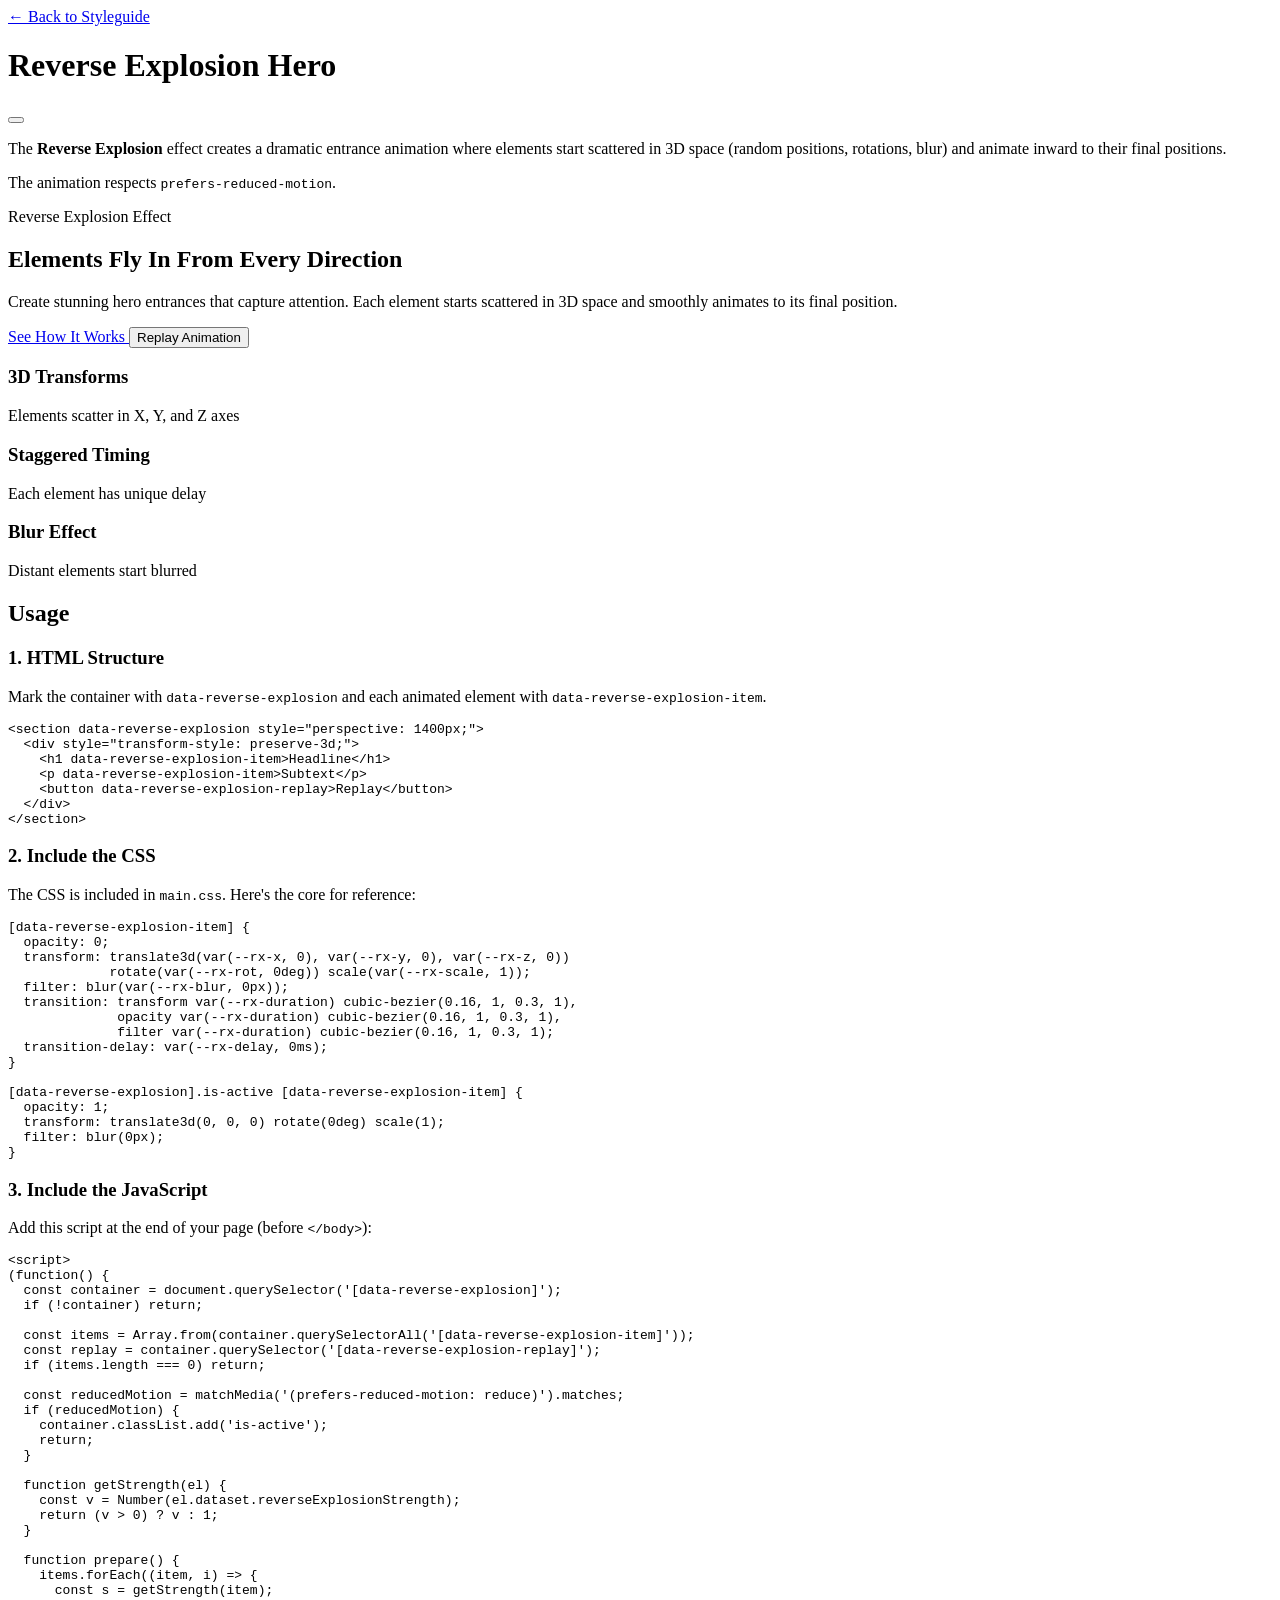
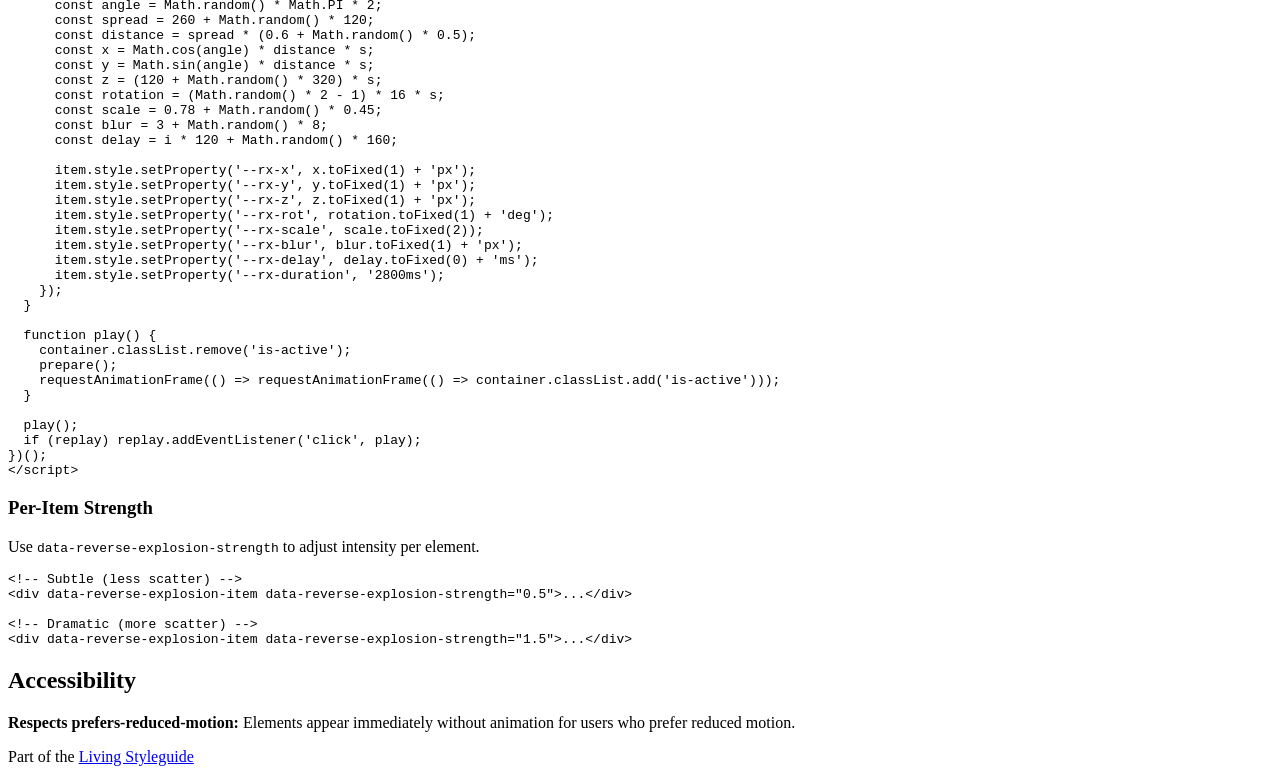
<file: src/styleguide/showcases/reverse-explosion.html>
<!DOCTYPE html>
<html lang="en" class="h-full scroll-smooth">

<head>
    <title>Reverse Explosion Hero - Living Styleguide</title>
    <meta charset="utf-8">
    <meta name="viewport" content="width=device-width, initial-scale=1">

    <include src="partials/theme-fouc-guard.html"></include>

    <style>
        .reverse-explosion-stage {
            perspective: 1400px;
            perspective-origin: center 35%;
            overflow: visible;
        }

        .reverse-explosion-content {
            transform-style: preserve-3d;
        }

        [data-reverse-explosion-item] {
            opacity: 0;
            transform: translate3d(var(--rx-x, 0px), var(--rx-y, 0px), var(--rx-z, 0px))
                rotate(var(--rx-rot, 0deg))
                scale(var(--rx-scale, 1));
            filter: blur(var(--rx-blur, 0px));
            transition:
                transform var(--rx-duration, 2800ms) cubic-bezier(0.16, 1, 0.3, 1),
                opacity var(--rx-duration, 2800ms) cubic-bezier(0.16, 1, 0.3, 1),
                filter var(--rx-duration, 2800ms) cubic-bezier(0.16, 1, 0.3, 1);
            transition-delay: var(--rx-delay, 0ms);
            transform-style: preserve-3d;
        }

        [data-reverse-explosion].is-active [data-reverse-explosion-item] {
            opacity: 1;
            transform: translate3d(0px, 0px, 0px) rotate(0deg) scale(1);
            filter: blur(0px);
        }

        @media (prefers-reduced-motion: reduce) {
            [data-reverse-explosion-item] {
                opacity: 1;
                transform: none;
                filter: none;
                transition: none;
            }
        }
    </style>
</head>

<body class="h-full bg-gray-50 dark:bg-gray-900 text-gray-900 dark:text-gray-100 transition-colors duration-200">

<div class="container mx-auto px-4 py-12 max-w-5xl">

    <header class="mb-12 flex justify-between items-center">
        <div>
            <a href="../index.html" class="text-blue-600 dark:text-blue-400 hover:underline text-sm mb-2 inline-block">&larr; Back to Styleguide</a>
            <h1 class="text-3xl font-bold text-gray-900 dark:text-white">Reverse Explosion Hero</h1>
        </div>
        <div data-controller="theme">
            <button
                data-theme-target="toggleButton"
                data-action="click->theme#toggle"
                class="px-4 py-2 font-semibold text-sm text-white bg-purple-600 rounded-md shadow-sm hover:bg-purple-700 focus:outline-none focus:ring-2 focus:ring-offset-2 focus:ring-purple-500 dark:bg-indigo-600 dark:hover:bg-indigo-700 dark:focus:ring-offset-gray-800 cursor-pointer"
            ></button>
        </div>
    </header>

    <section class="mb-12">
        <p class="text-lg text-gray-600 dark:text-gray-300 leading-relaxed mb-4">
            The <strong>Reverse Explosion</strong> effect creates a dramatic entrance animation where
            elements start scattered in 3D space (random positions, rotations, blur) and animate inward
            to their final positions.
        </p>
        <p class="text-gray-600 dark:text-gray-400">
            The animation respects <code class="px-1.5 py-0.5 bg-gray-200 dark:bg-gray-700 rounded text-sm">prefers-reduced-motion</code>.
        </p>
    </section>

</div>

<!-- Live Demo -->
<section
    class="reverse-explosion-stage relative mb-16"
    data-reverse-explosion
>
    <div
        class="reverse-explosion-content relative py-24 px-6 bg-gradient-to-br from-blue-600 via-indigo-700 to-purple-800 dark:from-blue-800 dark:via-indigo-900 dark:to-purple-950"
    >
        <div class="absolute inset-0 overflow-hidden pointer-events-none">
            <div class="absolute -top-24 -right-24 w-96 h-96 bg-white/10 rounded-full blur-3xl"></div>
            <div class="absolute -bottom-24 -left-24 w-80 h-80 bg-purple-500/20 rounded-full blur-3xl"></div>
        </div>

        <div class="relative z-10 max-w-4xl mx-auto text-center reverse-explosion-content">
            <span
                class="inline-block px-4 py-1.5 mb-6 text-sm font-semibold text-blue-100 bg-white/10 backdrop-blur-sm rounded-full border border-white/20"
                data-reverse-explosion-item
            >
                Reverse Explosion Effect
            </span>

            <h1
                class="text-4xl md:text-5xl lg:text-6xl font-extrabold text-white mb-6 leading-tight"
                data-reverse-explosion-item
            >
                Elements Fly In From
                <span class="bg-gradient-to-r from-amber-300 to-orange-400 bg-clip-text text-transparent">
                    Every Direction
                </span>
            </h1>

            <p
                class="text-lg md:text-xl text-blue-100 dark:text-blue-200 mb-10 max-w-2xl mx-auto leading-relaxed"
                data-reverse-explosion-item
            >
                Create stunning hero entrances that capture attention. Each element starts
                scattered in 3D space and smoothly animates to its final position.
            </p>

            <div
                class="flex flex-col sm:flex-row gap-4 justify-center mb-12"
                data-reverse-explosion-item
            >
                <a
                    href="#usage"
                    class="inline-block px-8 py-4 font-bold text-lg text-indigo-700 bg-white rounded-lg shadow-lg hover:bg-gray-100 focus:outline-none focus:ring-2 focus:ring-offset-2 focus:ring-white focus:ring-offset-indigo-700 transition duration-150 ease-in-out"
                >
                    See How It Works
                </a>
                <button
                    data-reverse-explosion-replay
                    class="inline-block px-8 py-4 font-bold text-lg text-white bg-white/10 backdrop-blur-sm rounded-lg border border-white/30 hover:bg-white/20 focus:outline-none focus:ring-2 focus:ring-offset-2 focus:ring-white focus:ring-offset-indigo-700 transition duration-150 ease-in-out cursor-pointer"
                >
                    Replay Animation
                </button>
            </div>

            <div class="grid grid-cols-1 md:grid-cols-3 gap-4 max-w-3xl mx-auto">
                <div
                    class="p-4 bg-white/10 backdrop-blur-sm rounded-xl border border-white/20"
                    data-reverse-explosion-item
                    data-reverse-explosion-strength="0.8"
                >
                    <h3 class="font-semibold text-white mb-1">3D Transforms</h3>
                    <p class="text-sm text-blue-100">Elements scatter in X, Y, and Z axes</p>
                </div>
                <div
                    class="p-4 bg-white/10 backdrop-blur-sm rounded-xl border border-white/20"
                    data-reverse-explosion-item
                    data-reverse-explosion-strength="0.8"
                >
                    <h3 class="font-semibold text-white mb-1">Staggered Timing</h3>
                    <p class="text-sm text-blue-100">Each element has unique delay</p>
                </div>
                <div
                    class="p-4 bg-white/10 backdrop-blur-sm rounded-xl border border-white/20"
                    data-reverse-explosion-item
                    data-reverse-explosion-strength="0.8"
                >
                    <h3 class="font-semibold text-white mb-1">Blur Effect</h3>
                    <p class="text-sm text-blue-100">Distant elements start blurred</p>
                </div>
            </div>
        </div>
    </div>
</section>

<!-- Documentation -->
<div class="container mx-auto px-4 py-12 max-w-5xl">

    <section class="mb-16" id="usage">
        <h2 class="text-2xl font-semibold border-b border-gray-300 dark:border-gray-700 pb-2 mb-6">Usage</h2>

        <div class="space-y-8">
            <div>
                <h3 class="text-lg font-medium mb-3">1. HTML Structure</h3>
                <p class="text-gray-600 dark:text-gray-400 mb-4">
                    Mark the container with <code class="px-1.5 py-0.5 bg-gray-200 dark:bg-gray-700 rounded text-sm">data-reverse-explosion</code>
                    and each animated element with <code class="px-1.5 py-0.5 bg-gray-200 dark:bg-gray-700 rounded text-sm">data-reverse-explosion-item</code>.
                </p>
                <pre class="p-4 bg-gray-100 dark:bg-gray-800 rounded-lg overflow-x-auto text-sm"><code class="text-gray-800 dark:text-gray-200">&lt;section data-reverse-explosion style="perspective: 1400px;"&gt;
  &lt;div style="transform-style: preserve-3d;"&gt;
    &lt;h1 data-reverse-explosion-item&gt;Headline&lt;/h1&gt;
    &lt;p data-reverse-explosion-item&gt;Subtext&lt;/p&gt;
    &lt;button data-reverse-explosion-replay&gt;Replay&lt;/button&gt;
  &lt;/div&gt;
&lt;/section&gt;</code></pre>
            </div>

            <div>
                <h3 class="text-lg font-medium mb-3">2. Include the CSS</h3>
                <p class="text-gray-600 dark:text-gray-400 mb-4">
                    The CSS is included in <code class="px-1.5 py-0.5 bg-gray-200 dark:bg-gray-700 rounded text-sm">main.css</code>.
                    Here's the core for reference:
                </p>
                <pre class="p-4 bg-gray-100 dark:bg-gray-800 rounded-lg overflow-x-auto text-sm"><code class="text-gray-800 dark:text-gray-200">[data-reverse-explosion-item] {
  opacity: 0;
  transform: translate3d(var(--rx-x, 0), var(--rx-y, 0), var(--rx-z, 0))
             rotate(var(--rx-rot, 0deg)) scale(var(--rx-scale, 1));
  filter: blur(var(--rx-blur, 0px));
  transition: transform var(--rx-duration) cubic-bezier(0.16, 1, 0.3, 1),
              opacity var(--rx-duration) cubic-bezier(0.16, 1, 0.3, 1),
              filter var(--rx-duration) cubic-bezier(0.16, 1, 0.3, 1);
  transition-delay: var(--rx-delay, 0ms);
}

[data-reverse-explosion].is-active [data-reverse-explosion-item] {
  opacity: 1;
  transform: translate3d(0, 0, 0) rotate(0deg) scale(1);
  filter: blur(0px);
}</code></pre>
            </div>

            <div>
                <h3 class="text-lg font-medium mb-3">3. Include the JavaScript</h3>
                <p class="text-gray-600 dark:text-gray-400 mb-4">
                    Add this script at the end of your page (before <code class="px-1.5 py-0.5 bg-gray-200 dark:bg-gray-700 rounded text-sm">&lt;/body&gt;</code>):
                </p>
                <pre class="p-4 bg-gray-100 dark:bg-gray-800 rounded-lg overflow-x-auto text-sm"><code class="text-gray-800 dark:text-gray-200">&lt;script&gt;
(function() {
  const container = document.querySelector('[data-reverse-explosion]');
  if (!container) return;

  const items = Array.from(container.querySelectorAll('[data-reverse-explosion-item]'));
  const replay = container.querySelector('[data-reverse-explosion-replay]');
  if (items.length === 0) return;

  const reducedMotion = matchMedia('(prefers-reduced-motion: reduce)').matches;
  if (reducedMotion) {
    container.classList.add('is-active');
    return;
  }

  function getStrength(el) {
    const v = Number(el.dataset.reverseExplosionStrength);
    return (v &gt; 0) ? v : 1;
  }

  function prepare() {
    items.forEach((item, i) =&gt; {
      const s = getStrength(item);
      const angle = Math.random() * Math.PI * 2;
      const spread = 260 + Math.random() * 120;
      const distance = spread * (0.6 + Math.random() * 0.5);
      const x = Math.cos(angle) * distance * s;
      const y = Math.sin(angle) * distance * s;
      const z = (120 + Math.random() * 320) * s;
      const rotation = (Math.random() * 2 - 1) * 16 * s;
      const scale = 0.78 + Math.random() * 0.45;
      const blur = 3 + Math.random() * 8;
      const delay = i * 120 + Math.random() * 160;

      item.style.setProperty('--rx-x', x.toFixed(1) + 'px');
      item.style.setProperty('--rx-y', y.toFixed(1) + 'px');
      item.style.setProperty('--rx-z', z.toFixed(1) + 'px');
      item.style.setProperty('--rx-rot', rotation.toFixed(1) + 'deg');
      item.style.setProperty('--rx-scale', scale.toFixed(2));
      item.style.setProperty('--rx-blur', blur.toFixed(1) + 'px');
      item.style.setProperty('--rx-delay', delay.toFixed(0) + 'ms');
      item.style.setProperty('--rx-duration', '2800ms');
    });
  }

  function play() {
    container.classList.remove('is-active');
    prepare();
    requestAnimationFrame(() =&gt; requestAnimationFrame(() =&gt; container.classList.add('is-active')));
  }

  play();
  if (replay) replay.addEventListener('click', play);
})();
&lt;/script&gt;</code></pre>
            </div>

            <div>
                <h3 class="text-lg font-medium mb-3">Per-Item Strength</h3>
                <p class="text-gray-600 dark:text-gray-400 mb-4">
                    Use <code class="px-1.5 py-0.5 bg-gray-200 dark:bg-gray-700 rounded text-sm">data-reverse-explosion-strength</code> to adjust intensity per element.
                </p>
                <pre class="p-4 bg-gray-100 dark:bg-gray-800 rounded-lg overflow-x-auto text-sm"><code class="text-gray-800 dark:text-gray-200">&lt;!-- Subtle (less scatter) --&gt;
&lt;div data-reverse-explosion-item data-reverse-explosion-strength="0.5"&gt;...&lt;/div&gt;

&lt;!-- Dramatic (more scatter) --&gt;
&lt;div data-reverse-explosion-item data-reverse-explosion-strength="1.5"&gt;...&lt;/div&gt;</code></pre>
            </div>
        </div>
    </section>

    <section class="mb-16">
        <h2 class="text-2xl font-semibold border-b border-gray-300 dark:border-gray-700 pb-2 mb-6">Accessibility</h2>
        <div class="p-4 rounded-md bg-green-50 border border-green-300 dark:bg-green-900/30 dark:border-green-700/50">
            <p class="text-sm font-medium text-green-800 dark:text-green-200">
                <strong>Respects prefers-reduced-motion:</strong> Elements appear immediately without animation for users who prefer reduced motion.
            </p>
        </div>
    </section>

</div>

<footer class="bg-gray-100 dark:bg-gray-800 border-t border-gray-200 dark:border-gray-700 mt-16 py-8">
    <div class="container mx-auto px-4 text-center text-sm text-gray-600 dark:text-gray-400">
        Part of the <a href="../index.html" class="text-blue-600 dark:text-blue-400 hover:underline">Living Styleguide</a>
    </div>
</footer>

<script>
(function() {
    const container = document.querySelector('[data-reverse-explosion]');
    if (!container) return;

    const items = Array.from(container.querySelectorAll('[data-reverse-explosion-item]'));
    const replay = container.querySelector('[data-reverse-explosion-replay]');
    if (items.length === 0) return;

    const reducedMotion = matchMedia('(prefers-reduced-motion: reduce)').matches;
    if (reducedMotion) {
        container.classList.add('is-active');
        return;
    }

    function getStrength(el) {
        const v = Number(el.dataset.reverseExplosionStrength);
        return (v > 0) ? v : 1;
    }

    function prepare() {
        items.forEach((item, i) => {
            const s = getStrength(item);
            const angle = Math.random() * Math.PI * 2;
            const spread = 260 + Math.random() * 120;
            const distance = spread * (0.6 + Math.random() * 0.5);
            const x = Math.cos(angle) * distance * s;
            const y = Math.sin(angle) * distance * s;
            const z = (120 + Math.random() * 320) * s;
            const rotation = (Math.random() * 2 - 1) * 16 * s;
            const scale = 0.78 + Math.random() * 0.45;
            const blur = 3 + Math.random() * 8;
            const delay = i * 120 + Math.random() * 160;

            item.style.setProperty('--rx-x', x.toFixed(1) + 'px');
            item.style.setProperty('--rx-y', y.toFixed(1) + 'px');
            item.style.setProperty('--rx-z', z.toFixed(1) + 'px');
            item.style.setProperty('--rx-rot', rotation.toFixed(1) + 'deg');
            item.style.setProperty('--rx-scale', scale.toFixed(2));
            item.style.setProperty('--rx-blur', blur.toFixed(1) + 'px');
            item.style.setProperty('--rx-delay', delay.toFixed(0) + 'ms');
            item.style.setProperty('--rx-duration', '2800ms');
        });
    }

    function play() {
        // Force a style flush so the initial (scattered) state is committed
        // before we toggle the .is-active class. Without this, on some browsers
        // the first "cold" load can skip the transition entirely.
        container.classList.remove('is-active');
        prepare();
        // eslint-disable-next-line @typescript-eslint/no-unused-expressions
        container.offsetHeight;
        requestAnimationFrame(() => requestAnimationFrame(() => container.classList.add('is-active')));
    }

    // Run after the full load event so we don't lose the first transition on
    // hard reloads / cold cache loads.
    if (document.readyState === 'complete') {
        play();
    } else {
        window.addEventListener('load', play, { once: true });
    }
    if (replay) replay.addEventListener('click', play);
})();
</script>
</body>

</html>
</file>
